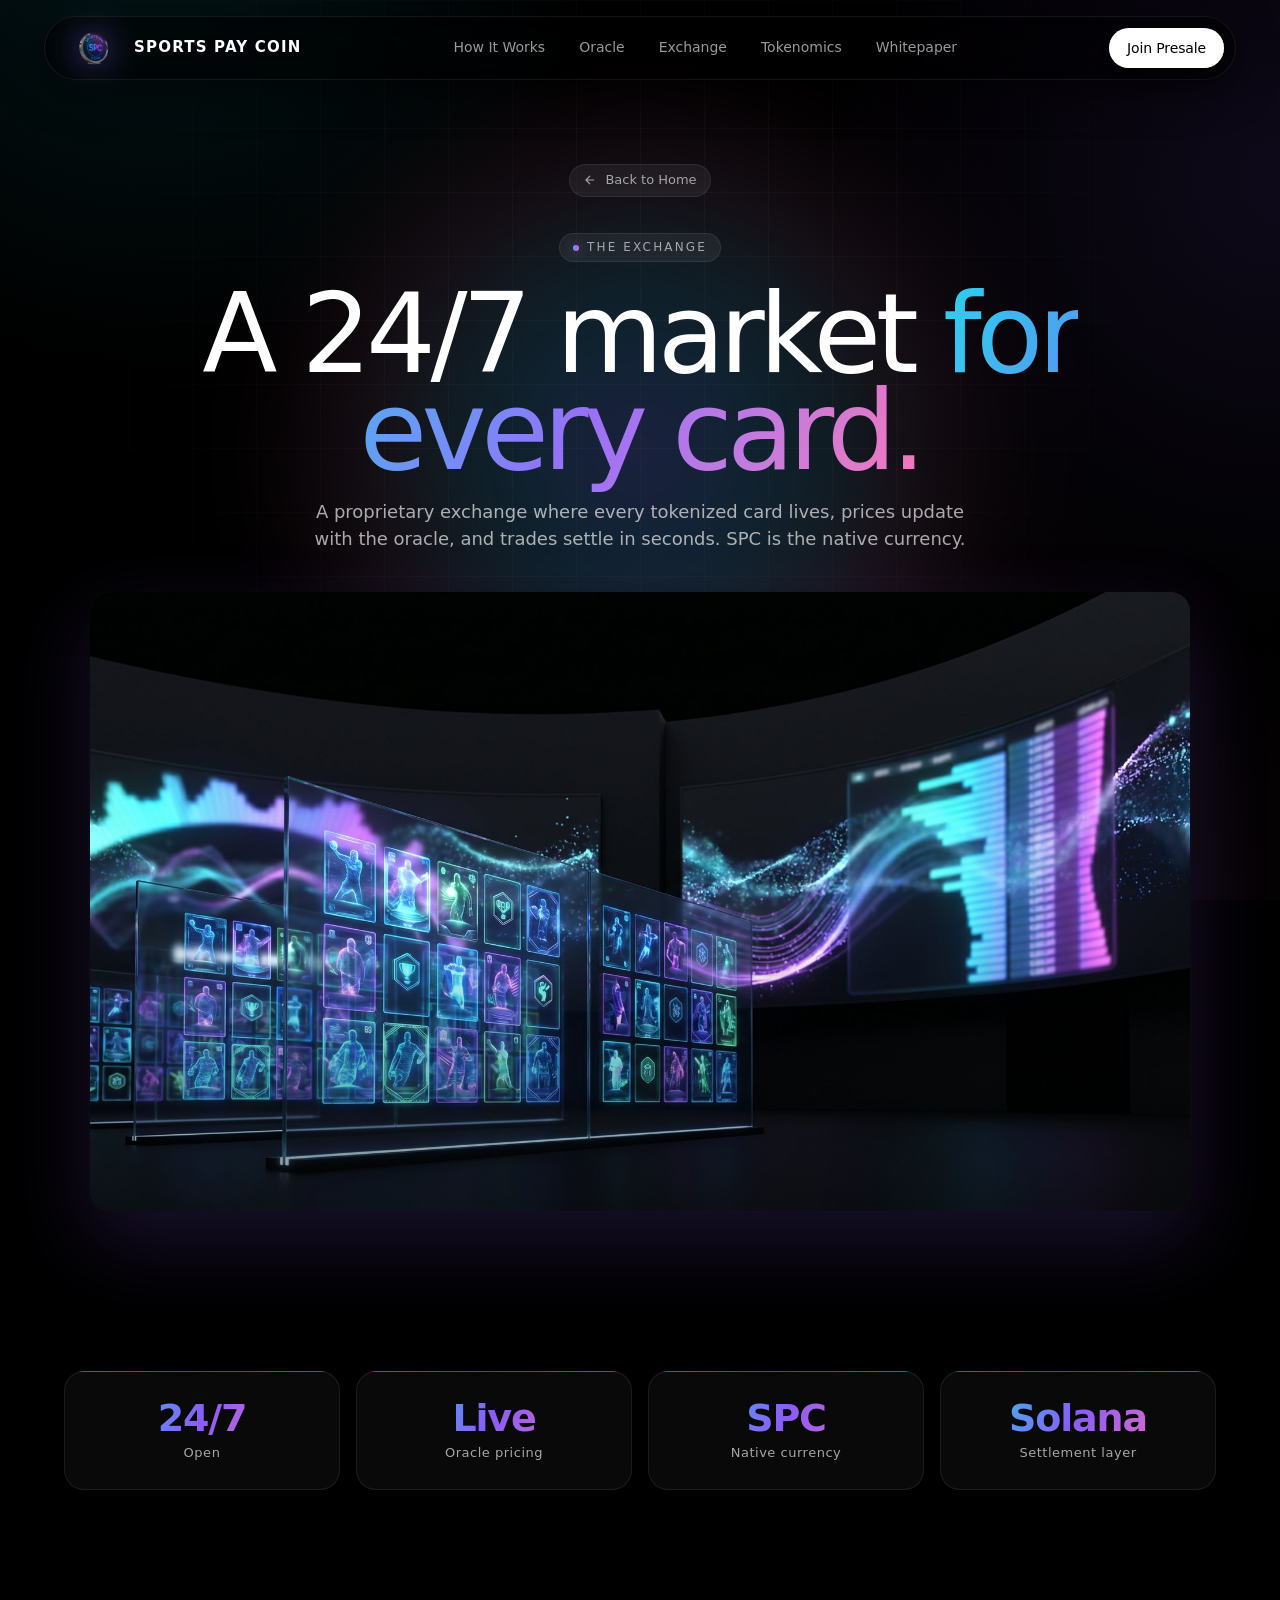
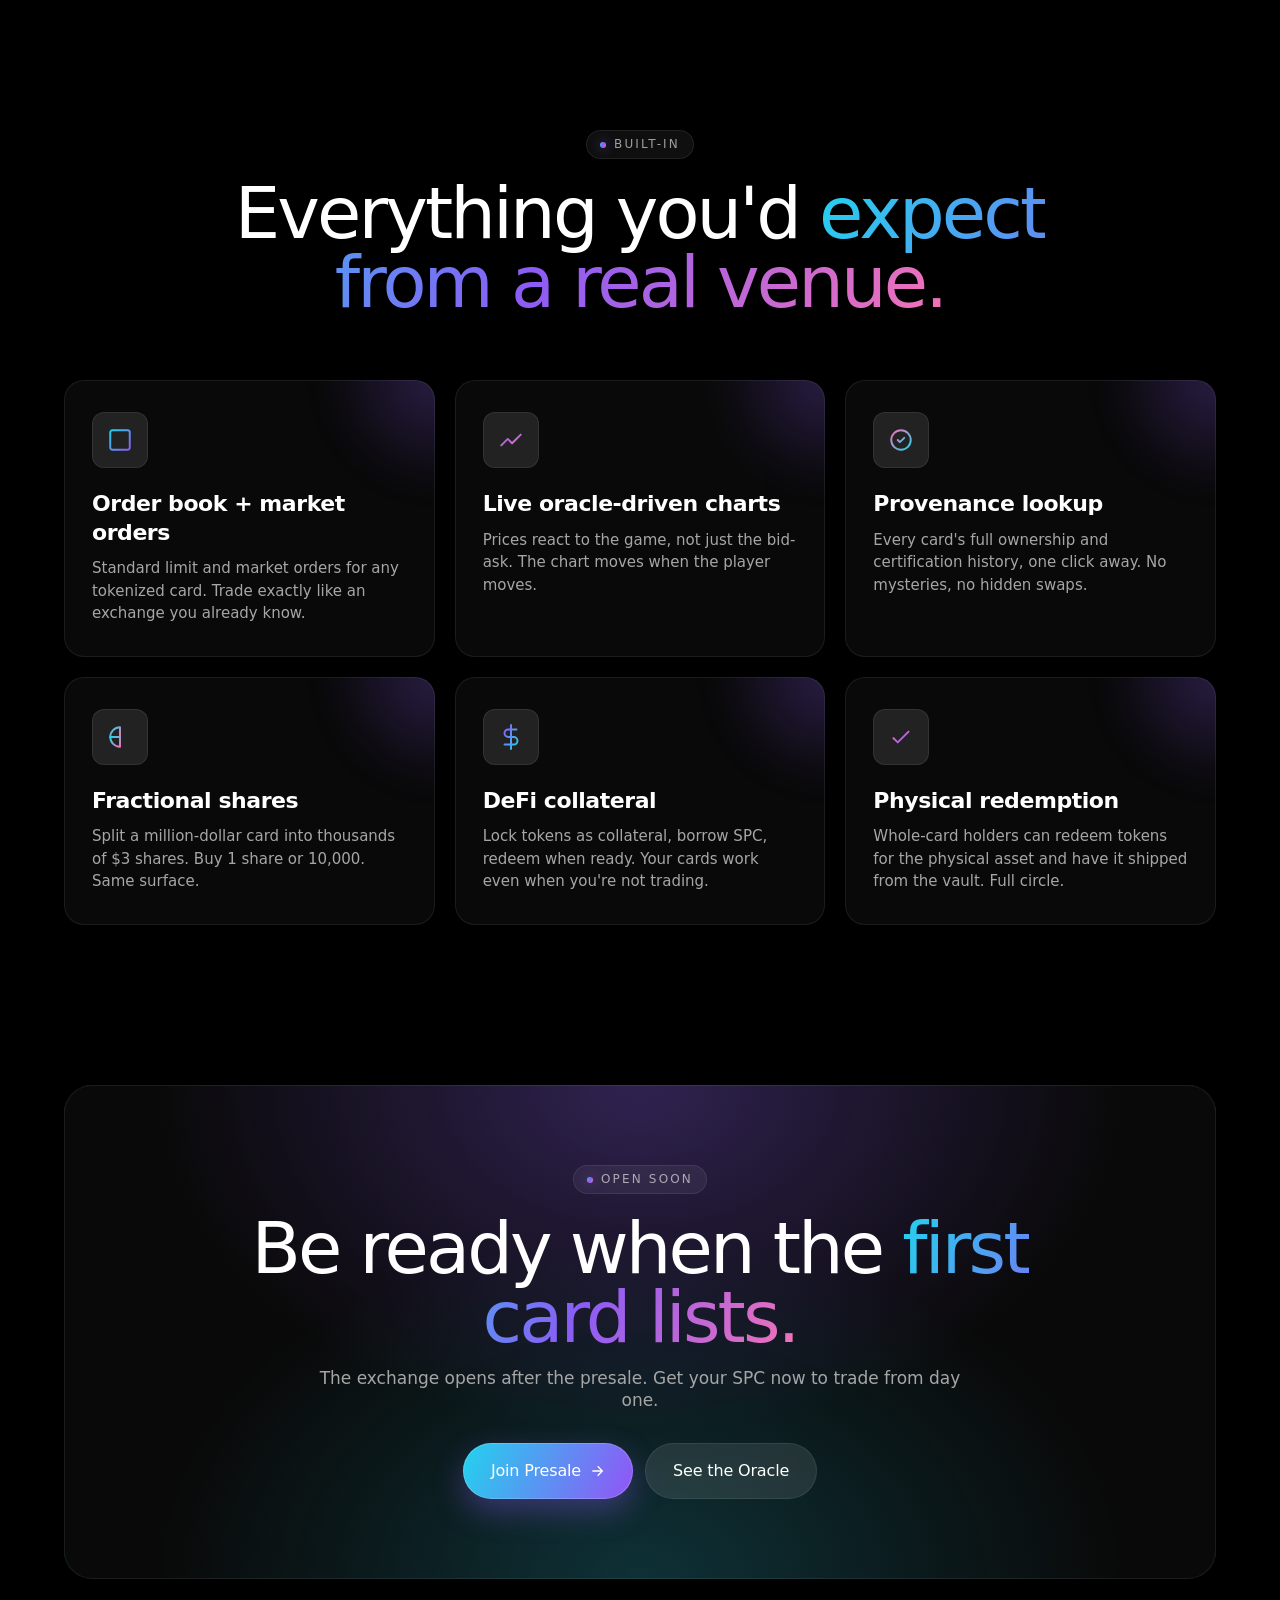
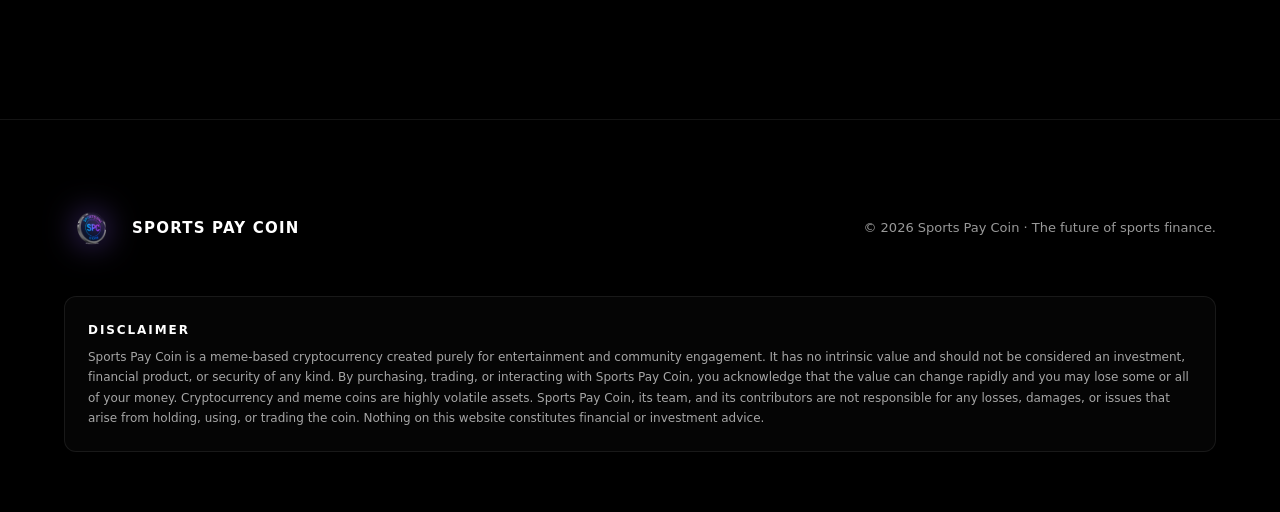
<file: exchange.html>
<!DOCTYPE html>
<html lang="en">
<head>
<meta charset="UTF-8" />
<meta name="viewport" content="width=device-width, initial-scale=1.0" />
<meta http-equiv="Content-Security-Policy" content="default-src 'self'; script-src 'self' 'unsafe-inline' https://unpkg.com; style-src 'self' 'unsafe-inline' https://fonts.googleapis.com; font-src 'self' https://fonts.gstatic.com; img-src 'self' https: data:; connect-src 'self' https://api.rss2json.com https://api.coingecko.com; object-src 'none'; base-uri 'self'; frame-ancestors 'none'; form-action 'self'; upgrade-insecure-requests" />
<meta name="referrer" content="strict-origin-when-cross-origin" />
<title>The Exchange | SportsPayCoin</title>
<meta name="description" content="The Sports Pay Coin exchange. A 24/7 venue for tokenized sports cards. Fractional shares, instant settlement, live oracle-driven prices." />
<link rel="stylesheet" href="styles.css" />
</head>
<body>

<div class="cursor-glow" aria-hidden="true"></div>

<nav class="nav">
  <div class="nav-inner">
    <a href="index.html" class="brand">
      <span class="brand-coin"></span>
      <span>Sports Pay Coin</span>
    </a>
    <ul class="nav-links">
      <li><a href="how-it-works.html">How It Works</a></li>
      <li><a href="oracle.html">Oracle</a></li>
      <li><a href="exchange.html">Exchange</a></li>
      <li><a href="tokenomics.html">Tokenomics</a></li>
      <li><a href="whitepaper.html">Whitepaper</a></li>
    </ul>
    <a href="index.html#presale" class="btn btn-primary nav-cta">Join Presale</a>
  </div>
</nav>

<!-- Hero -->
<header class="tk-hero">
  <div class="container">
    <a href="index.html" class="back-link">
      <svg width="14" height="14" viewBox="0 0 24 24" fill="none" stroke="currentColor" stroke-width="2"><path d="M19 12H5M12 19l-7-7 7-7"/></svg>
      Back to Home
    </a>
    <div style="margin-top: 36px;">
      <span class="eyebrow"><span class="dot"></span>The Exchange</span>
    </div>
    <h1 class="h-display">A 24/7 market <span class="gradient-text">for every card.</span></h1>
    <p class="lead">A proprietary exchange where every tokenized card lives, prices update with the oracle, and trades settle in seconds. SPC is the native currency.</p>
  </div>
</header>

<!-- Hero image -->
<section style="padding-top: 0;">
  <div class="container">
    <div class="hero-image-frame reveal">
      <img src="images/generated/trade-step.jpg" alt="A futuristic trading floor with floating holographic sports cards" loading="eager" />
    </div>
  </div>
</section>

<!-- Specs -->
<section>
  <div class="container">
    <div class="specs-grid">
      <div class="spec-card reveal">
        <div class="spec-num">24/7</div>
        <div class="spec-label">Open</div>
      </div>
      <div class="spec-card reveal">
        <div class="spec-num">Live</div>
        <div class="spec-label">Oracle pricing</div>
      </div>
      <div class="spec-card reveal">
        <div class="spec-num">SPC</div>
        <div class="spec-label">Native currency</div>
      </div>
      <div class="spec-card reveal">
        <div class="spec-num">Solana</div>
        <div class="spec-label">Settlement layer</div>
      </div>
    </div>
  </div>
</section>

<!-- Features -->
<section>
  <div class="container">
    <div class="section-head reveal">
      <span class="eyebrow"><span class="dot"></span>Built-In</span>
      <h2 class="h-section">Everything you'd <span class="gradient-text">expect from a real venue.</span></h2>
    </div>

    <div class="feature-grid">
      <div class="feature-card reveal">
        <div class="feature-icon">
          <svg viewBox="0 0 24 24" fill="none" stroke="url(#xg1)" stroke-width="1.8" stroke-linecap="round" stroke-linejoin="round">
            <defs><linearGradient id="xg1" x1="0" x2="1" y1="0" y2="1"><stop offset="0%" stop-color="#22d3ee"/><stop offset="100%" stop-color="#8b5cf6"/></linearGradient></defs>
            <rect x="3" y="3" width="18" height="18" rx="2"/><path d="M3 9h18"/>
          </svg>
        </div>
        <h3>Order book + market orders</h3>
        <p>Standard limit and market orders for any tokenized card. Trade exactly like an exchange you already know.</p>
      </div>

      <div class="feature-card reveal">
        <div class="feature-icon">
          <svg viewBox="0 0 24 24" fill="none" stroke="url(#xg2)" stroke-width="1.8" stroke-linecap="round" stroke-linejoin="round">
            <defs><linearGradient id="xg2" x1="0" x2="1" y1="0" y2="1"><stop offset="0%" stop-color="#8b5cf6"/><stop offset="100%" stop-color="#f472b6"/></linearGradient></defs>
            <polyline points="3 17 9 11 13 15 21 7"/>
          </svg>
        </div>
        <h3>Live oracle-driven charts</h3>
        <p>Prices react to the game, not just the bid-ask. The chart moves when the player moves.</p>
      </div>

      <div class="feature-card reveal">
        <div class="feature-icon">
          <svg viewBox="0 0 24 24" fill="none" stroke="url(#xg3)" stroke-width="1.8" stroke-linecap="round" stroke-linejoin="round">
            <defs><linearGradient id="xg3" x1="0" x2="1" y1="0" y2="1"><stop offset="0%" stop-color="#f472b6"/><stop offset="100%" stop-color="#22d3ee"/></linearGradient></defs>
            <circle cx="12" cy="12" r="9"/><path d="M9 12l2 2 4-4"/>
          </svg>
        </div>
        <h3>Provenance lookup</h3>
        <p>Every card's full ownership and certification history, one click away. No mysteries, no hidden swaps.</p>
      </div>

      <div class="feature-card reveal">
        <div class="feature-icon">
          <svg viewBox="0 0 24 24" fill="none" stroke="url(#xg4)" stroke-width="1.8" stroke-linecap="round" stroke-linejoin="round">
            <defs><linearGradient id="xg4" x1="0" x2="1" y1="0" y2="1"><stop offset="0%" stop-color="#22d3ee"/><stop offset="100%" stop-color="#f472b6"/></linearGradient></defs>
            <path d="M3 12a9 9 0 0 1 9-9v9z"/><path d="M3 12a9 9 0 0 0 9 9v-9z"/>
          </svg>
        </div>
        <h3>Fractional shares</h3>
        <p>Split a million-dollar card into thousands of $3 shares. Buy 1 share or 10,000. Same surface.</p>
      </div>

      <div class="feature-card reveal">
        <div class="feature-icon">
          <svg viewBox="0 0 24 24" fill="none" stroke="url(#xg5)" stroke-width="1.8" stroke-linecap="round" stroke-linejoin="round">
            <defs><linearGradient id="xg5" x1="0" x2="1" y1="0" y2="1"><stop offset="0%" stop-color="#8b5cf6"/><stop offset="100%" stop-color="#22d3ee"/></linearGradient></defs>
            <path d="M12 1v22M17 5H9.5a3.5 3.5 0 0 0 0 7h5a3.5 3.5 0 0 1 0 7H6"/>
          </svg>
        </div>
        <h3>DeFi collateral</h3>
        <p>Lock tokens as collateral, borrow SPC, redeem when ready. Your cards work even when you're not trading.</p>
      </div>

      <div class="feature-card reveal">
        <div class="feature-icon">
          <svg viewBox="0 0 24 24" fill="none" stroke="url(#xg6)" stroke-width="1.8" stroke-linecap="round" stroke-linejoin="round">
            <defs><linearGradient id="xg6" x1="0" x2="1" y1="0" y2="1"><stop offset="0%" stop-color="#f472b6"/><stop offset="100%" stop-color="#8b5cf6"/></linearGradient></defs>
            <path d="M5 13l4 4L19 7"/>
          </svg>
        </div>
        <h3>Physical redemption</h3>
        <p>Whole-card holders can redeem tokens for the physical asset and have it shipped from the vault. Full circle.</p>
      </div>
    </div>
  </div>
</section>

<!-- Final CTA -->
<section>
  <div class="container">
    <div class="final-cta reveal">
      <span class="eyebrow"><span class="dot"></span>Open Soon</span>
      <h2 class="h-section" style="margin-top: 20px;">Be ready when the <span class="gradient-text">first card lists.</span></h2>
      <p>The exchange opens after the presale. Get your SPC now to trade from day one.</p>
      <div class="ctas">
        <a href="index.html#presale" class="btn btn-grad btn-lg">
          Join Presale
          <span class="btn-arrow"><svg width="16" height="16" viewBox="0 0 24 24" fill="none" stroke="currentColor" stroke-width="2"><path d="M5 12h14M13 5l7 7-7 7"/></svg></span>
        </a>
        <a href="oracle.html" class="btn btn-frost btn-lg">See the Oracle</a>
      </div>
    </div>
  </div>
</section>

<footer class="footer">
  <div class="container">
    <div class="footer-top">
      <div class="brand">
        <span class="brand-coin"></span>
        <span>Sports Pay Coin</span>
      </div>
      <div class="footer-copy">© 2026 Sports Pay Coin · The future of sports finance.</div>
    </div>
    <div class="footer-disclaimer">
      <strong>Disclaimer</strong>
      Sports Pay Coin is a meme-based cryptocurrency created purely for entertainment and community engagement. It has no intrinsic value and should not be considered an investment, financial product, or security of any kind. By purchasing, trading, or interacting with Sports Pay Coin, you acknowledge that the value can change rapidly and you may lose some or all of your money. Cryptocurrency and meme coins are highly volatile assets. Sports Pay Coin, its team, and its contributors are not responsible for any losses, damages, or issues that arise from holding, using, or trading the coin. Nothing on this website constitutes financial or investment advice.
    </div>
  </div>
</footer>

<script src="script.js"></script>
</body>
</html>
</file>
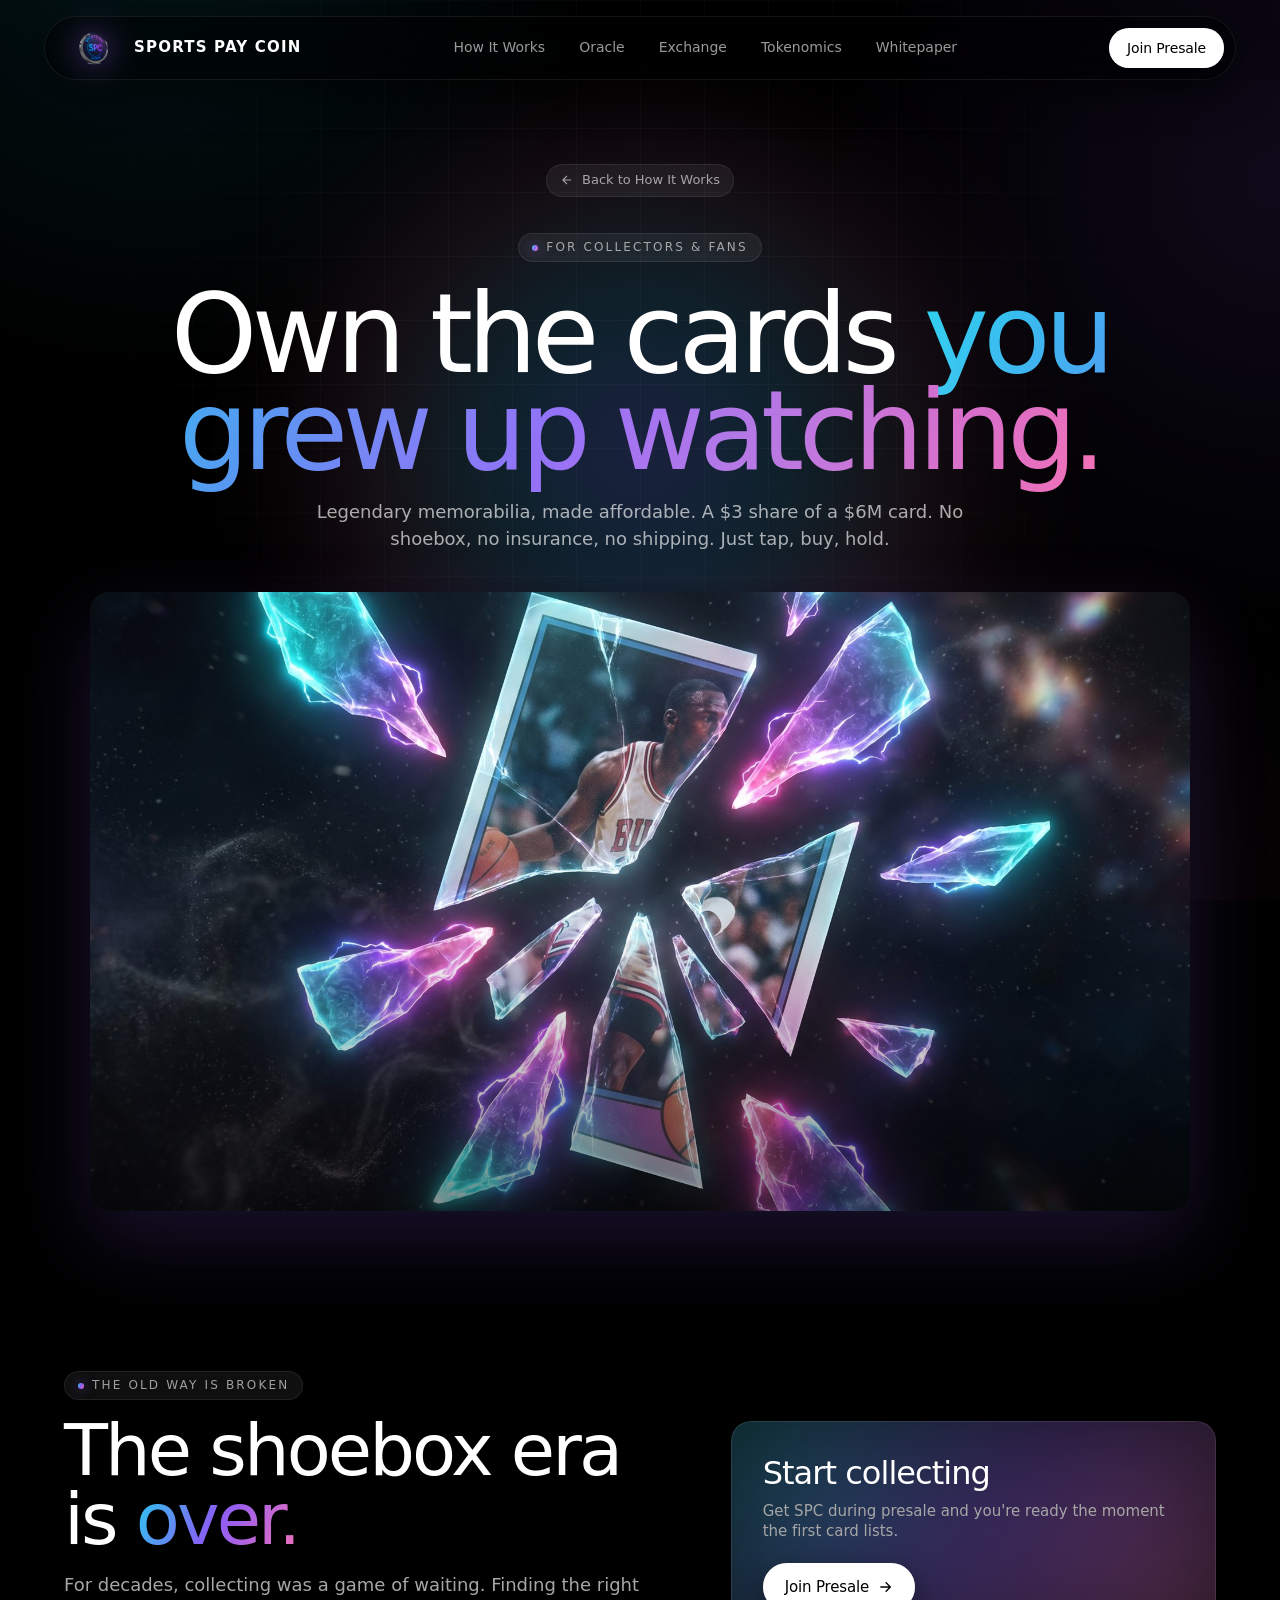
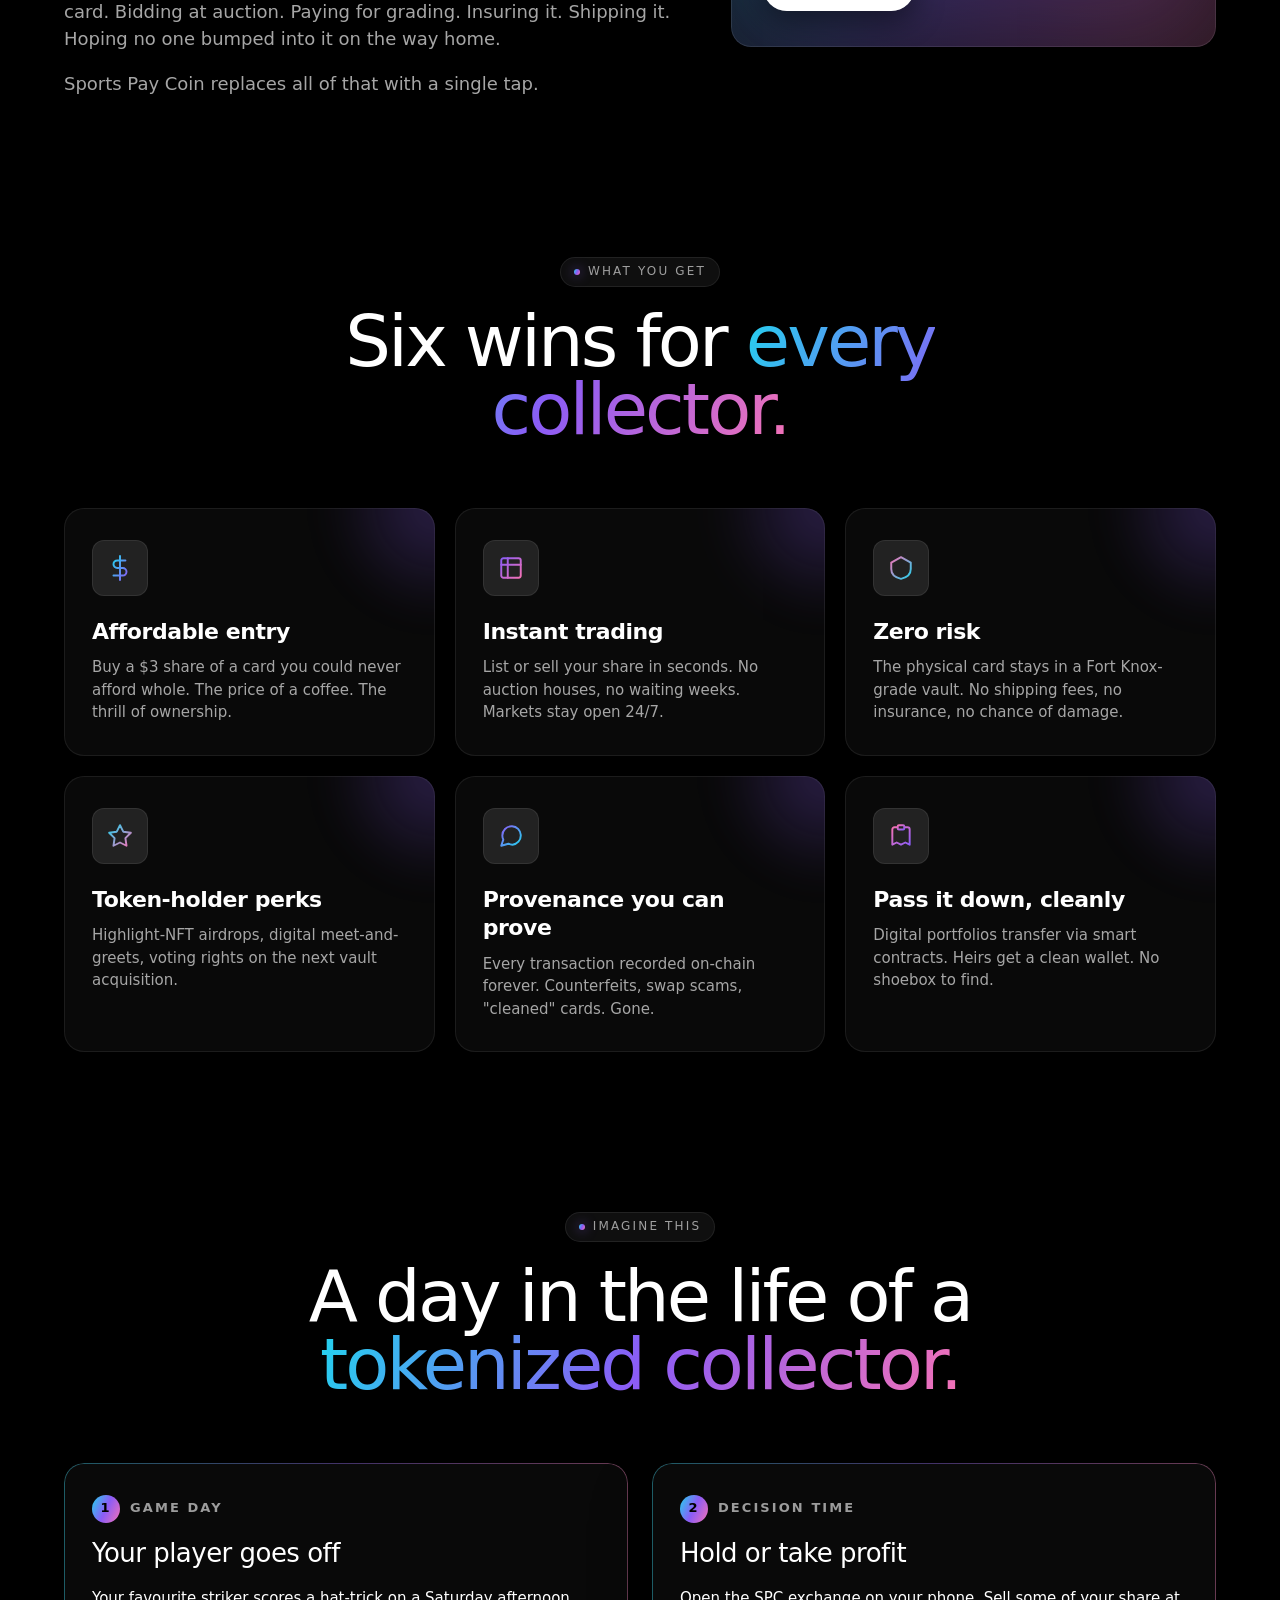
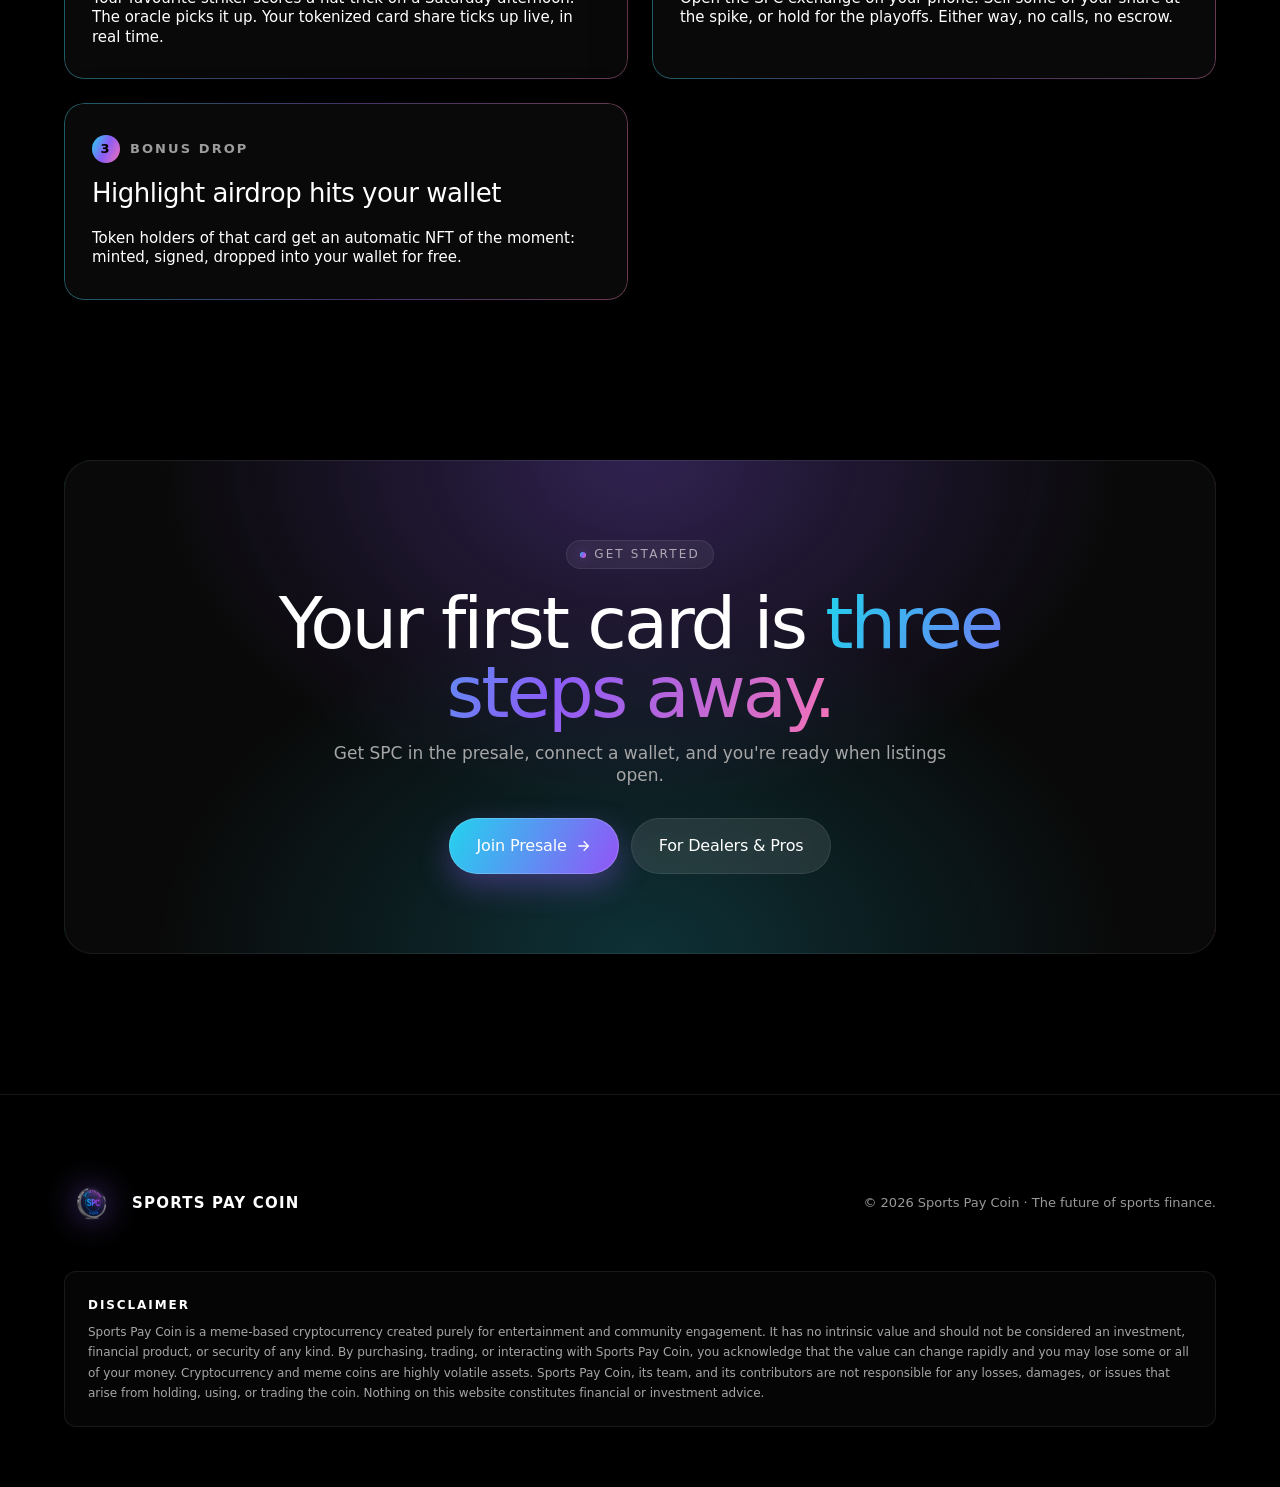
<file: for-collectors.html>
<!DOCTYPE html>
<html lang="en">
<head>
<meta charset="UTF-8" />
<meta name="viewport" content="width=device-width, initial-scale=1.0" />
<meta http-equiv="Content-Security-Policy" content="default-src 'self'; script-src 'self' 'unsafe-inline' https://unpkg.com; style-src 'self' 'unsafe-inline' https://fonts.googleapis.com; font-src 'self' https://fonts.gstatic.com; img-src 'self' https: data:; connect-src 'self' https://api.rss2json.com https://api.coingecko.com; object-src 'none'; base-uri 'self'; frame-ancestors 'none'; form-action 'self'; upgrade-insecure-requests" />
<meta name="referrer" content="strict-origin-when-cross-origin" />
<title>For Collectors &amp; Fans | SportsPayCoin</title>
<meta name="description" content="Own a fraction of legendary memorabilia for the price of a coffee. No vault, no insurance, no shipping. Just buy and hold." />
<link rel="stylesheet" href="styles.css" />
</head>
<body>

<div class="cursor-glow" aria-hidden="true"></div>

<nav class="nav">
  <div class="nav-inner">
    <a href="index.html" class="brand">
      <span class="brand-coin"></span>
      <span>Sports Pay Coin</span>
    </a>
    <ul class="nav-links">
      <li><a href="how-it-works.html">How It Works</a></li>
      <li><a href="oracle.html">Oracle</a></li>
      <li><a href="exchange.html">Exchange</a></li>
      <li><a href="tokenomics.html">Tokenomics</a></li>
      <li><a href="whitepaper.html">Whitepaper</a></li>
    </ul>
    <a href="index.html#presale" class="btn btn-primary nav-cta">Join Presale</a>
  </div>
</nav>

<!-- Hero -->
<header class="tk-hero">
  <div class="container">
    <a href="how-it-works.html" class="back-link">
      <svg width="14" height="14" viewBox="0 0 24 24" fill="none" stroke="currentColor" stroke-width="2"><path d="M19 12H5M12 19l-7-7 7-7"/></svg>
      Back to How It Works
    </a>
    <div style="margin-top: 36px;">
      <span class="eyebrow"><span class="dot"></span>For Collectors &amp; Fans</span>
    </div>
    <h1 class="h-display">Own the cards <span class="gradient-text">you grew up watching.</span></h1>
    <p class="lead">Legendary memorabilia, made affordable. A $3 share of a $6M card. No shoebox, no insurance, no shipping. Just tap, buy, hold.</p>
  </div>
</header>

<!-- Hero image -->
<section style="padding-top: 0;">
  <div class="container">
    <div class="hero-image-frame reveal">
      <img src="images/generated/collectors.jpg" alt="A legendary basketball card splitting into fractional glowing shards" loading="eager" />
    </div>
  </div>
</section>

<!-- The pitch -->
<section>
  <div class="container">
    <div class="vision-grid">
      <div class="reveal">
        <span class="eyebrow"><span class="dot"></span>The Old Way Is Broken</span>
        <h2 class="h-section" style="margin-top: 16px;">The shoebox era is <span class="gradient-text">over.</span></h2>
        <p class="lead" style="margin-top: 18px;">For decades, collecting was a game of waiting. Finding the right card. Bidding at auction. Paying for grading. Insuring it. Shipping it. Hoping no one bumped into it on the way home.</p>
        <p class="lead" style="margin-top: 18px;">Sports Pay Coin replaces all of that with a single tap.</p>
      </div>

      <div class="vision-cta-card reveal">
        <h3>Start collecting</h3>
        <p>Get SPC during presale and you're ready the moment the first card lists.</p>
        <a href="index.html#presale" class="btn btn-primary">
          Join Presale
          <span class="btn-arrow"><svg width="16" height="16" viewBox="0 0 24 24" fill="none" stroke="currentColor" stroke-width="2"><path d="M5 12h14M13 5l7 7-7 7"/></svg></span>
        </a>
      </div>
    </div>
  </div>
</section>

<!-- The 5 wins -->
<section>
  <div class="container">
    <div class="section-head reveal">
      <span class="eyebrow"><span class="dot"></span>What You Get</span>
      <h2 class="h-section">Six wins for <span class="gradient-text">every collector.</span></h2>
    </div>

    <div class="feature-grid">
      <div class="feature-card reveal">
        <div class="feature-icon">
          <svg viewBox="0 0 24 24" fill="none" stroke="url(#cg1)" stroke-width="1.8" stroke-linecap="round" stroke-linejoin="round">
            <defs><linearGradient id="cg1" x1="0" x2="1" y1="0" y2="1"><stop offset="0%" stop-color="#22d3ee"/><stop offset="100%" stop-color="#8b5cf6"/></linearGradient></defs>
            <path d="M12 1v22M17 5H9.5a3.5 3.5 0 0 0 0 7h5a3.5 3.5 0 0 1 0 7H6"/>
          </svg>
        </div>
        <h3>Affordable entry</h3>
        <p>Buy a $3 share of a card you could never afford whole. The price of a coffee. The thrill of ownership.</p>
      </div>

      <div class="feature-card reveal">
        <div class="feature-icon">
          <svg viewBox="0 0 24 24" fill="none" stroke="url(#cg2)" stroke-width="1.8" stroke-linecap="round" stroke-linejoin="round">
            <defs><linearGradient id="cg2" x1="0" x2="1" y1="0" y2="1"><stop offset="0%" stop-color="#8b5cf6"/><stop offset="100%" stop-color="#f472b6"/></linearGradient></defs>
            <rect x="3" y="3" width="18" height="18" rx="2"/><path d="M3 9h18M9 3v18"/>
          </svg>
        </div>
        <h3>Instant trading</h3>
        <p>List or sell your share in seconds. No auction houses, no waiting weeks. Markets stay open 24/7.</p>
      </div>

      <div class="feature-card reveal">
        <div class="feature-icon">
          <svg viewBox="0 0 24 24" fill="none" stroke="url(#cg3)" stroke-width="1.8" stroke-linecap="round" stroke-linejoin="round">
            <defs><linearGradient id="cg3" x1="0" x2="1" y1="0" y2="1"><stop offset="0%" stop-color="#f472b6"/><stop offset="100%" stop-color="#22d3ee"/></linearGradient></defs>
            <path d="M12 2L3 7v6c0 5 4 8 9 9 5-1 9-4 9-9V7z"/>
          </svg>
        </div>
        <h3>Zero risk</h3>
        <p>The physical card stays in a Fort Knox-grade vault. No shipping fees, no insurance, no chance of damage.</p>
      </div>

      <div class="feature-card reveal">
        <div class="feature-icon">
          <svg viewBox="0 0 24 24" fill="none" stroke="url(#cg4)" stroke-width="1.8" stroke-linecap="round" stroke-linejoin="round">
            <defs><linearGradient id="cg4" x1="0" x2="1" y1="0" y2="1"><stop offset="0%" stop-color="#22d3ee"/><stop offset="100%" stop-color="#f472b6"/></linearGradient></defs>
            <polygon points="12 2 15 8 22 9 17 14 18 21 12 18 6 21 7 14 2 9 9 8 12 2"/>
          </svg>
        </div>
        <h3>Token-holder perks</h3>
        <p>Highlight-NFT airdrops, digital meet-and-greets, voting rights on the next vault acquisition.</p>
      </div>

      <div class="feature-card reveal">
        <div class="feature-icon">
          <svg viewBox="0 0 24 24" fill="none" stroke="url(#cg5)" stroke-width="1.8" stroke-linecap="round" stroke-linejoin="round">
            <defs><linearGradient id="cg5" x1="0" x2="1" y1="0" y2="1"><stop offset="0%" stop-color="#8b5cf6"/><stop offset="100%" stop-color="#22d3ee"/></linearGradient></defs>
            <path d="M21 11.5a8.38 8.38 0 0 1-7.6 8.5 8.38 8.38 0 0 1-3.8-.9L3 21l1.9-5.7a8.38 8.38 0 0 1-.9-3.8 8.5 8.5 0 0 1 8.5-8.5h.5a8.48 8.48 0 0 1 8 8z"/>
          </svg>
        </div>
        <h3>Provenance you can prove</h3>
        <p>Every transaction recorded on-chain forever. Counterfeits, swap scams, "cleaned" cards. Gone.</p>
      </div>

      <div class="feature-card reveal">
        <div class="feature-icon">
          <svg viewBox="0 0 24 24" fill="none" stroke="url(#cg6)" stroke-width="1.8" stroke-linecap="round" stroke-linejoin="round">
            <defs><linearGradient id="cg6" x1="0" x2="1" y1="0" y2="1"><stop offset="0%" stop-color="#f472b6"/><stop offset="100%" stop-color="#8b5cf6"/></linearGradient></defs>
            <path d="M16 4h2a2 2 0 0 1 2 2v14l-4-2-4 2-4-2-4 2V6a2 2 0 0 1 2-2h2"/><rect x="9" y="2" width="6" height="4" rx="1"/>
          </svg>
        </div>
        <h3>Pass it down, cleanly</h3>
        <p>Digital portfolios transfer via smart contracts. Heirs get a clean wallet. No shoebox to find.</p>
      </div>
    </div>
  </div>
</section>

<!-- Imagine this -->
<section>
  <div class="container">
    <div class="section-head reveal">
      <span class="eyebrow"><span class="dot"></span>Imagine This</span>
      <h2 class="h-section">A day in the life of a <span class="gradient-text">tokenized collector.</span></h2>
    </div>

    <div class="howto-grid">
      <div class="step-card reveal">
        <div class="step-num"><span>1</span> Game Day</div>
        <h3>Your player goes off</h3>
        <p>Your favourite striker scores a hat-trick on a Saturday afternoon. The oracle picks it up. Your tokenized card share ticks up live, in real time.</p>
      </div>

      <div class="step-card reveal">
        <div class="step-num"><span>2</span> Decision Time</div>
        <h3>Hold or take profit</h3>
        <p>Open the SPC exchange on your phone. Sell some of your share at the spike, or hold for the playoffs. Either way, no calls, no escrow.</p>
      </div>

      <div class="step-card reveal">
        <div class="step-num"><span>3</span> Bonus Drop</div>
        <h3>Highlight airdrop hits your wallet</h3>
        <p>Token holders of that card get an automatic NFT of the moment: minted, signed, dropped into your wallet for free.</p>
      </div>
    </div>
  </div>
</section>

<!-- Final CTA -->
<section>
  <div class="container">
    <div class="final-cta reveal">
      <span class="eyebrow"><span class="dot"></span>Get Started</span>
      <h2 class="h-section" style="margin-top: 20px;">Your first card is <span class="gradient-text">three steps away.</span></h2>
      <p>Get SPC in the presale, connect a wallet, and you're ready when listings open.</p>
      <div class="ctas">
        <a href="index.html#presale" class="btn btn-grad btn-lg">
          Join Presale
          <span class="btn-arrow"><svg width="16" height="16" viewBox="0 0 24 24" fill="none" stroke="currentColor" stroke-width="2"><path d="M5 12h14M13 5l7 7-7 7"/></svg></span>
        </a>
        <a href="for-dealers.html" class="btn btn-frost btn-lg">For Dealers &amp; Pros</a>
      </div>
    </div>
  </div>
</section>

<footer class="footer">
  <div class="container">
    <div class="footer-top">
      <div class="brand">
        <span class="brand-coin"></span>
        <span>Sports Pay Coin</span>
      </div>
      <div class="footer-copy">© 2026 Sports Pay Coin · The future of sports finance.</div>
    </div>
    <div class="footer-disclaimer">
      <strong>Disclaimer</strong>
      Sports Pay Coin is a meme-based cryptocurrency created purely for entertainment and community engagement. It has no intrinsic value and should not be considered an investment, financial product, or security of any kind. By purchasing, trading, or interacting with Sports Pay Coin, you acknowledge that the value can change rapidly and you may lose some or all of your money. Cryptocurrency and meme coins are highly volatile assets. Sports Pay Coin, its team, and its contributors are not responsible for any losses, damages, or issues that arise from holding, using, or trading the coin. Nothing on this website constitutes financial or investment advice.
    </div>
  </div>
</footer>

<script src="script.js"></script>
</body>
</html>
</file>
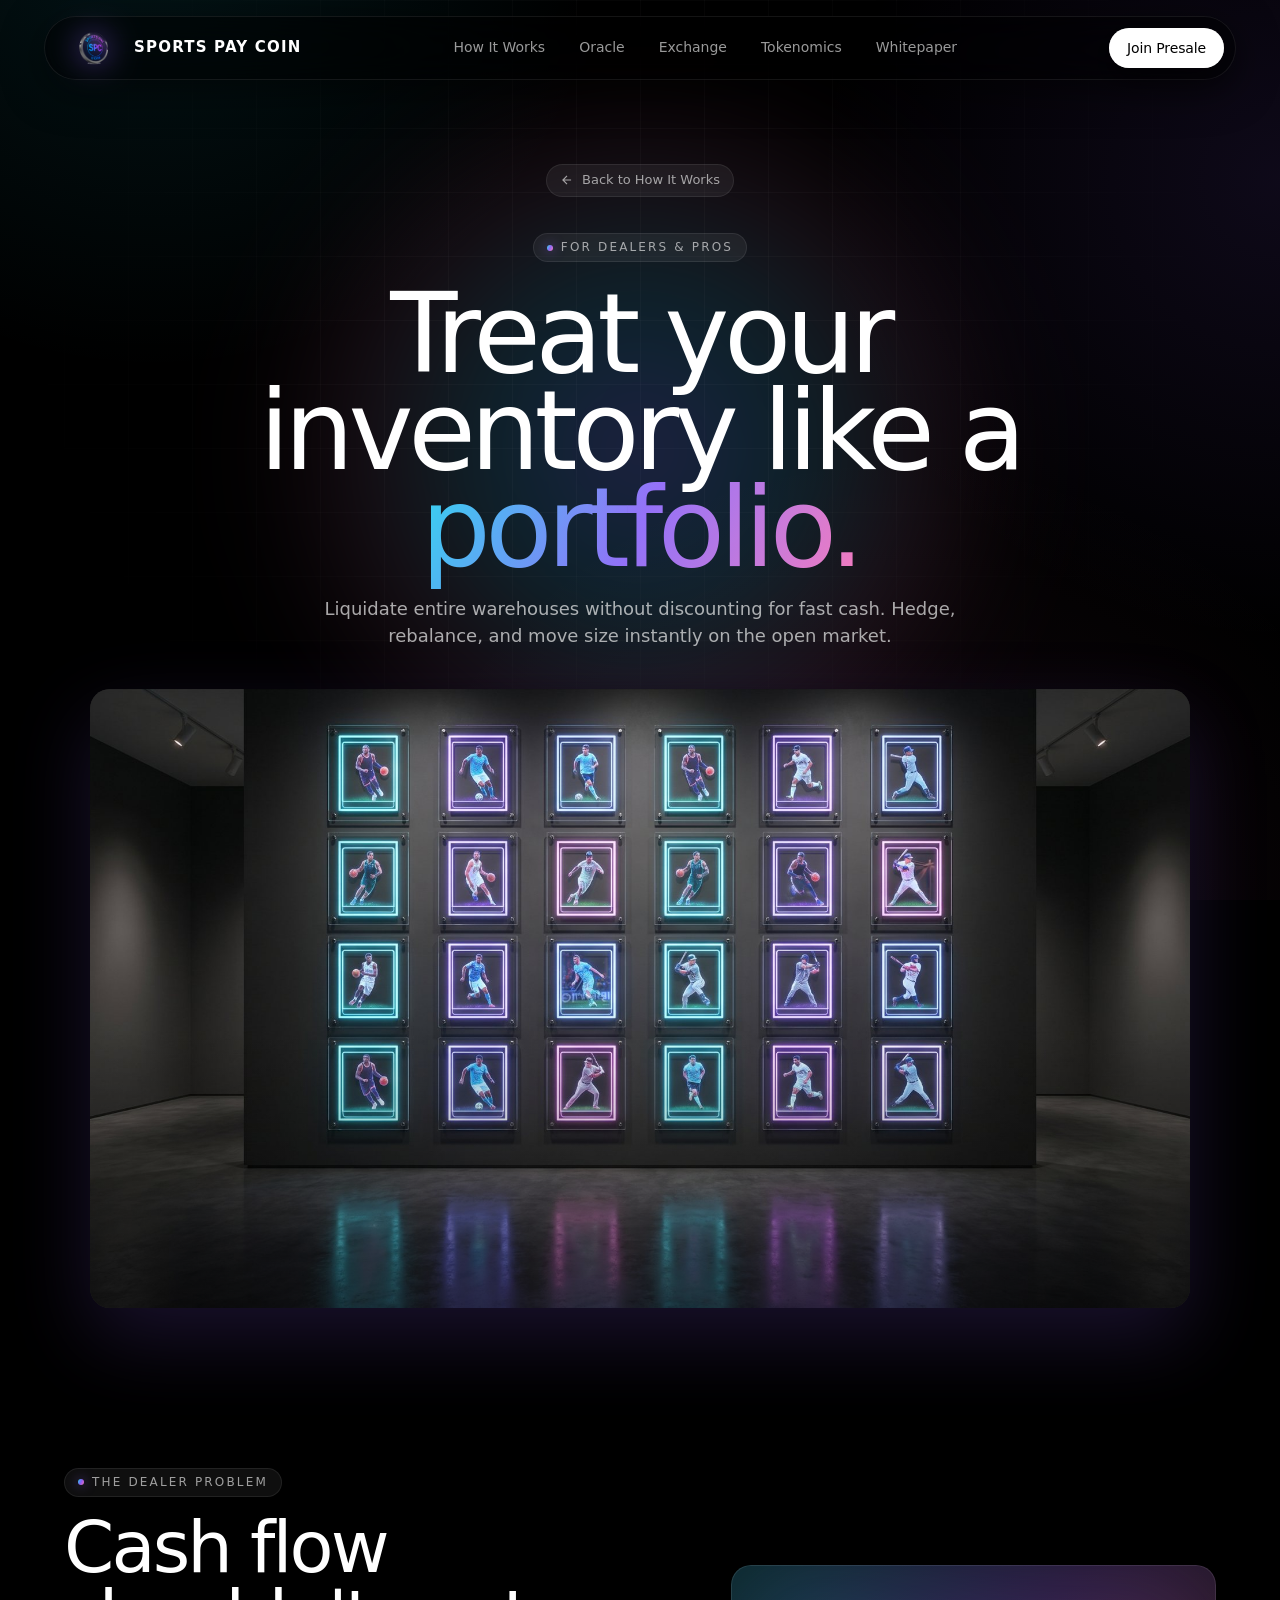
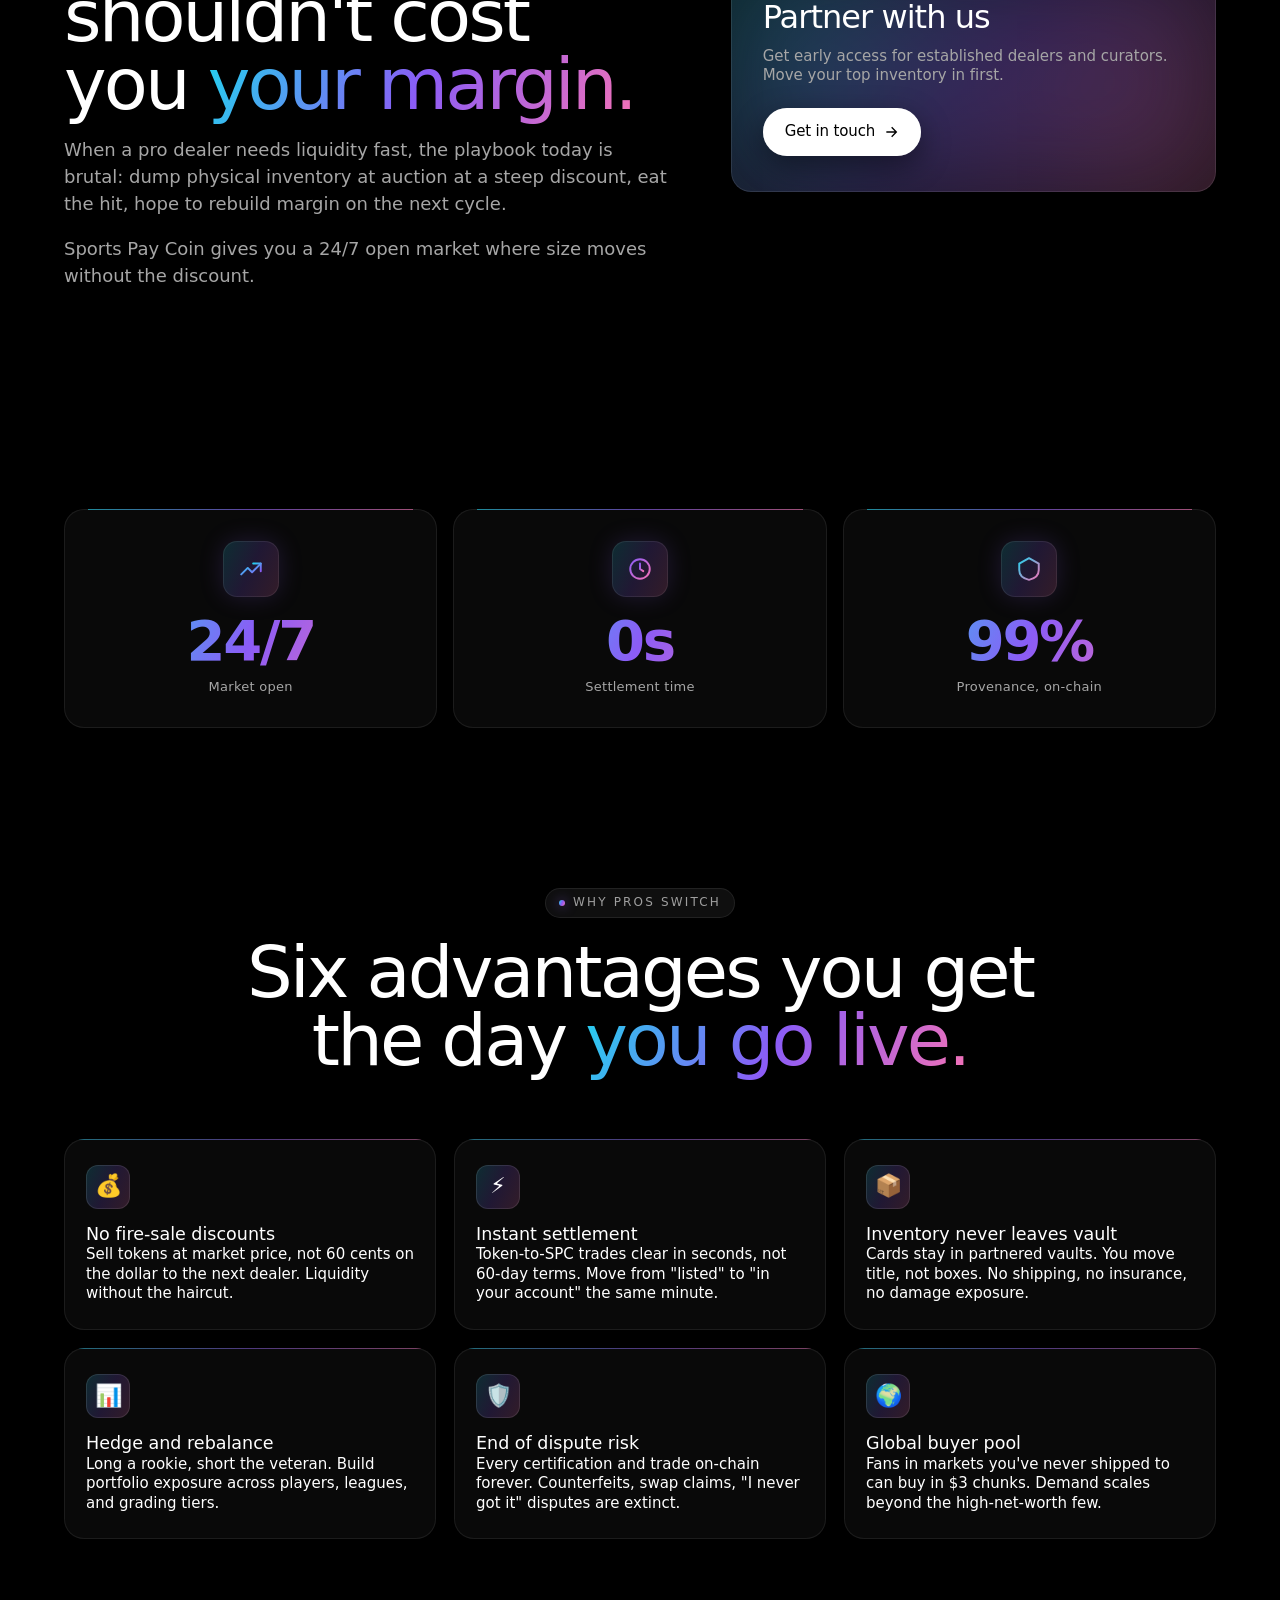
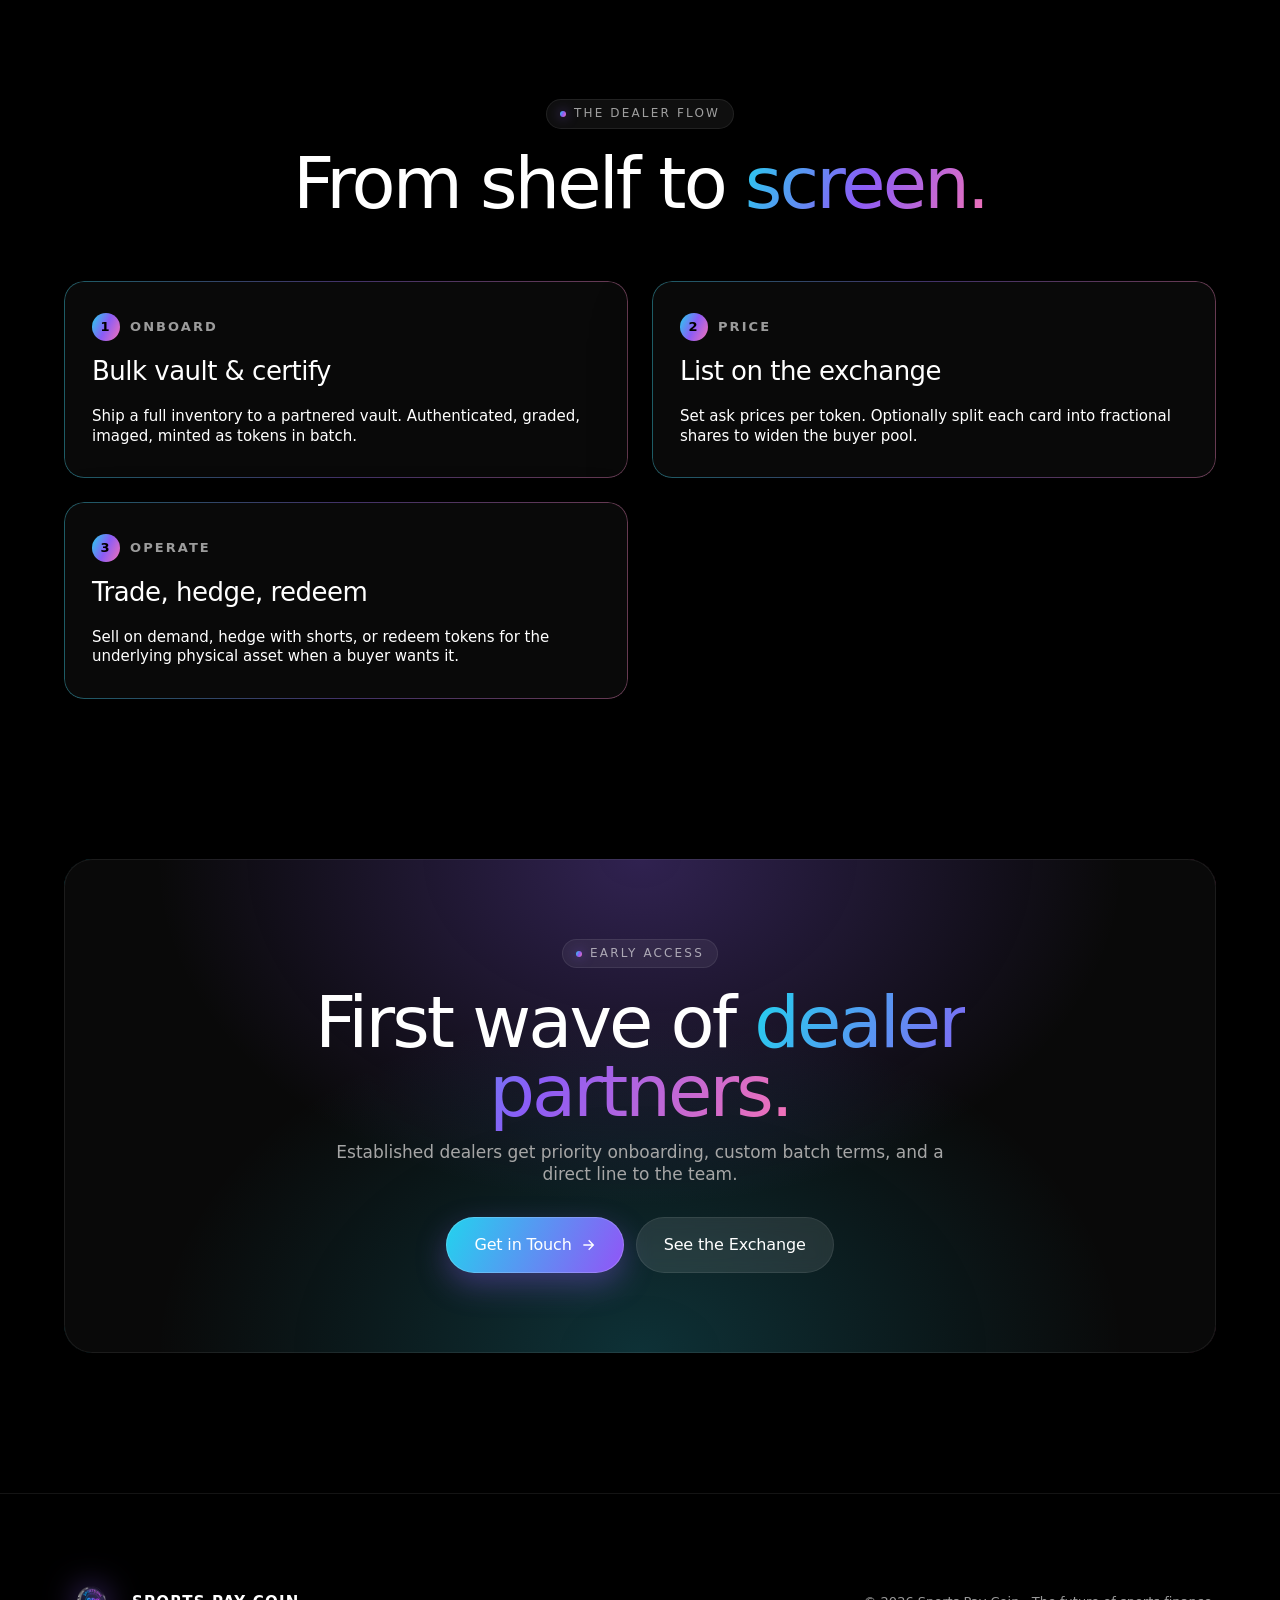
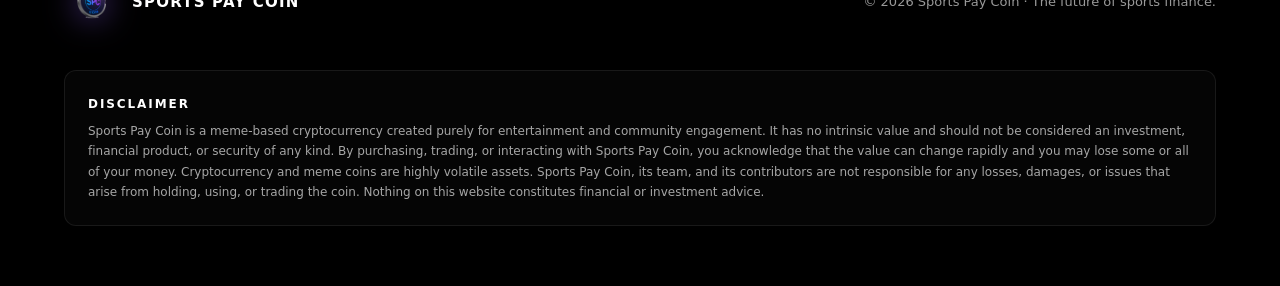
<file: for-dealers.html>
<!DOCTYPE html>
<html lang="en">
<head>
<meta charset="UTF-8" />
<meta name="viewport" content="width=device-width, initial-scale=1.0" />
<meta http-equiv="Content-Security-Policy" content="default-src 'self'; script-src 'self' 'unsafe-inline' https://unpkg.com; style-src 'self' 'unsafe-inline' https://fonts.googleapis.com; font-src 'self' https://fonts.gstatic.com; img-src 'self' https: data:; connect-src 'self' https://api.rss2json.com https://api.coingecko.com; object-src 'none'; base-uri 'self'; frame-ancestors 'none'; form-action 'self'; upgrade-insecure-requests" />
<meta name="referrer" content="strict-origin-when-cross-origin" />
<title>For Dealers &amp; Pros | SportsPayCoin</title>
<meta name="description" content="Liquidate entire portfolios without discounting inventory. Manage cash flow in real time. Sports Pay Coin gives pro dealers a 24/7 open market for sports memorabilia." />
<link rel="stylesheet" href="styles.css" />
</head>
<body>

<div class="cursor-glow" aria-hidden="true"></div>

<nav class="nav">
  <div class="nav-inner">
    <a href="index.html" class="brand">
      <span class="brand-coin"></span>
      <span>Sports Pay Coin</span>
    </a>
    <ul class="nav-links">
      <li><a href="how-it-works.html">How It Works</a></li>
      <li><a href="oracle.html">Oracle</a></li>
      <li><a href="exchange.html">Exchange</a></li>
      <li><a href="tokenomics.html">Tokenomics</a></li>
      <li><a href="whitepaper.html">Whitepaper</a></li>
    </ul>
    <a href="index.html#presale" class="btn btn-primary nav-cta">Join Presale</a>
  </div>
</nav>

<!-- Hero -->
<header class="tk-hero">
  <div class="container">
    <a href="how-it-works.html" class="back-link">
      <svg width="14" height="14" viewBox="0 0 24 24" fill="none" stroke="currentColor" stroke-width="2"><path d="M19 12H5M12 19l-7-7 7-7"/></svg>
      Back to How It Works
    </a>
    <div style="margin-top: 36px;">
      <span class="eyebrow"><span class="dot"></span>For Dealers &amp; Pros</span>
    </div>
    <h1 class="h-display">Treat your inventory like a <span class="gradient-text">portfolio.</span></h1>
    <p class="lead">Liquidate entire warehouses without discounting for fast cash. Hedge, rebalance, and move size instantly on the open market.</p>
  </div>
</header>

<!-- Hero image -->
<section style="padding-top: 0;">
  <div class="container">
    <div class="hero-image-frame reveal">
      <img src="images/generated/dealers.jpg" alt="A gallery wall of tokenized sports cards arranged in a grid" loading="eager" />
    </div>
  </div>
</section>

<!-- The case -->
<section>
  <div class="container">
    <div class="vision-grid">
      <div class="reveal">
        <span class="eyebrow"><span class="dot"></span>The Dealer Problem</span>
        <h2 class="h-section" style="margin-top: 16px;">Cash flow shouldn't cost you <span class="gradient-text">your margin.</span></h2>
        <p class="lead" style="margin-top: 18px;">When a pro dealer needs liquidity fast, the playbook today is brutal: dump physical inventory at auction at a steep discount, eat the hit, hope to rebuild margin on the next cycle.</p>
        <p class="lead" style="margin-top: 18px;">Sports Pay Coin gives you a 24/7 open market where size moves without the discount.</p>
      </div>

      <div class="vision-cta-card reveal">
        <h3>Partner with us</h3>
        <p>Get early access for established dealers and curators. Move your top inventory in first.</p>
        <a href="index.html#community" class="btn btn-primary">
          Get in touch
          <span class="btn-arrow"><svg width="16" height="16" viewBox="0 0 24 24" fill="none" stroke="currentColor" stroke-width="2"><path d="M5 12h14M13 5l7 7-7 7"/></svg></span>
        </a>
      </div>
    </div>
  </div>
</section>

<!-- Stats -->
<section>
  <div class="container">
    <div class="stats-row">
      <div class="stat reveal">
        <div class="stat-icon">
          <svg viewBox="0 0 24 24" fill="none" stroke="url(#ds1)" stroke-width="1.8" stroke-linecap="round" stroke-linejoin="round">
            <defs><linearGradient id="ds1" x1="0" x2="1" y1="0" y2="1"><stop offset="0%" stop-color="#22d3ee"/><stop offset="100%" stop-color="#8b5cf6"/></linearGradient></defs>
            <path d="M3 17l6-6 4 4 8-8"/><polyline points="14 7 21 7 21 14"/>
          </svg>
        </div>
        <div class="stat-num" data-count="24" data-suffix="/7">0/7</div>
        <div class="stat-label">Market open</div>
      </div>
      <div class="stat reveal">
        <div class="stat-icon">
          <svg viewBox="0 0 24 24" fill="none" stroke="url(#ds2)" stroke-width="1.8" stroke-linecap="round" stroke-linejoin="round">
            <defs><linearGradient id="ds2" x1="0" x2="1" y1="0" y2="1"><stop offset="0%" stop-color="#8b5cf6"/><stop offset="100%" stop-color="#f472b6"/></linearGradient></defs>
            <circle cx="12" cy="12" r="9"/><polyline points="12 7 12 12 15 14"/>
          </svg>
        </div>
        <div class="stat-num" data-count="0" data-suffix="s">0s</div>
        <div class="stat-label">Settlement time</div>
      </div>
      <div class="stat reveal">
        <div class="stat-icon">
          <svg viewBox="0 0 24 24" fill="none" stroke="url(#ds3)" stroke-width="1.8" stroke-linecap="round" stroke-linejoin="round">
            <defs><linearGradient id="ds3" x1="0" x2="1" y1="0" y2="1"><stop offset="0%" stop-color="#22d3ee"/><stop offset="100%" stop-color="#f472b6"/></linearGradient></defs>
            <path d="M12 2L3 7v6c0 5 4 8 9 9 5-1 9-4 9-9V7z"/>
          </svg>
        </div>
        <div class="stat-num" data-count="100" data-suffix="%">0%</div>
        <div class="stat-label">Provenance, on-chain</div>
      </div>
    </div>
  </div>
</section>

<!-- Six wins for dealers -->
<section>
  <div class="container">
    <div class="section-head reveal">
      <span class="eyebrow"><span class="dot"></span>Why Pros Switch</span>
      <h2 class="h-section">Six advantages you get the day <span class="gradient-text">you go live.</span></h2>
    </div>

    <div class="wp-grid-3">
      <div class="wp-card reveal">
        <div class="ic">💰</div>
        <h3>No fire-sale discounts</h3>
        <p>Sell tokens at market price, not 60 cents on the dollar to the next dealer. Liquidity without the haircut.</p>
      </div>
      <div class="wp-card reveal">
        <div class="ic">⚡</div>
        <h3>Instant settlement</h3>
        <p>Token-to-SPC trades clear in seconds, not 60-day terms. Move from "listed" to "in your account" the same minute.</p>
      </div>
      <div class="wp-card reveal">
        <div class="ic">📦</div>
        <h3>Inventory never leaves vault</h3>
        <p>Cards stay in partnered vaults. You move title, not boxes. No shipping, no insurance, no damage exposure.</p>
      </div>
      <div class="wp-card reveal">
        <div class="ic">📊</div>
        <h3>Hedge and rebalance</h3>
        <p>Long a rookie, short the veteran. Build portfolio exposure across players, leagues, and grading tiers.</p>
      </div>
      <div class="wp-card reveal">
        <div class="ic">🛡️</div>
        <h3>End of dispute risk</h3>
        <p>Every certification and trade on-chain forever. Counterfeits, swap claims, "I never got it" disputes are extinct.</p>
      </div>
      <div class="wp-card reveal">
        <div class="ic">🌍</div>
        <h3>Global buyer pool</h3>
        <p>Fans in markets you've never shipped to can buy in $3 chunks. Demand scales beyond the high-net-worth few.</p>
      </div>
    </div>
  </div>
</section>

<!-- Workflow for dealers -->
<section>
  <div class="container">
    <div class="section-head reveal">
      <span class="eyebrow"><span class="dot"></span>The Dealer Flow</span>
      <h2 class="h-section">From shelf to <span class="gradient-text">screen.</span></h2>
    </div>

    <div class="howto-grid">
      <div class="step-card reveal">
        <div class="step-num"><span>1</span> Onboard</div>
        <h3>Bulk vault &amp; certify</h3>
        <p>Ship a full inventory to a partnered vault. Authenticated, graded, imaged, minted as tokens in batch.</p>
      </div>

      <div class="step-card reveal">
        <div class="step-num"><span>2</span> Price</div>
        <h3>List on the exchange</h3>
        <p>Set ask prices per token. Optionally split each card into fractional shares to widen the buyer pool.</p>
      </div>

      <div class="step-card reveal">
        <div class="step-num"><span>3</span> Operate</div>
        <h3>Trade, hedge, redeem</h3>
        <p>Sell on demand, hedge with shorts, or redeem tokens for the underlying physical asset when a buyer wants it.</p>
      </div>
    </div>
  </div>
</section>

<!-- Final CTA -->
<section>
  <div class="container">
    <div class="final-cta reveal">
      <span class="eyebrow"><span class="dot"></span>Early Access</span>
      <h2 class="h-section" style="margin-top: 20px;">First wave of <span class="gradient-text">dealer partners.</span></h2>
      <p>Established dealers get priority onboarding, custom batch terms, and a direct line to the team.</p>
      <div class="ctas">
        <a href="index.html#community" class="btn btn-grad btn-lg">
          Get in Touch
          <span class="btn-arrow"><svg width="16" height="16" viewBox="0 0 24 24" fill="none" stroke="currentColor" stroke-width="2"><path d="M5 12h14M13 5l7 7-7 7"/></svg></span>
        </a>
        <a href="exchange.html" class="btn btn-frost btn-lg">See the Exchange</a>
      </div>
    </div>
  </div>
</section>

<footer class="footer">
  <div class="container">
    <div class="footer-top">
      <div class="brand">
        <span class="brand-coin"></span>
        <span>Sports Pay Coin</span>
      </div>
      <div class="footer-copy">© 2026 Sports Pay Coin · The future of sports finance.</div>
    </div>
    <div class="footer-disclaimer">
      <strong>Disclaimer</strong>
      Sports Pay Coin is a meme-based cryptocurrency created purely for entertainment and community engagement. It has no intrinsic value and should not be considered an investment, financial product, or security of any kind. By purchasing, trading, or interacting with Sports Pay Coin, you acknowledge that the value can change rapidly and you may lose some or all of your money. Cryptocurrency and meme coins are highly volatile assets. Sports Pay Coin, its team, and its contributors are not responsible for any losses, damages, or issues that arise from holding, using, or trading the coin. Nothing on this website constitutes financial or investment advice.
    </div>
  </div>
</footer>

<script src="script.js"></script>
</body>
</html>
</file>
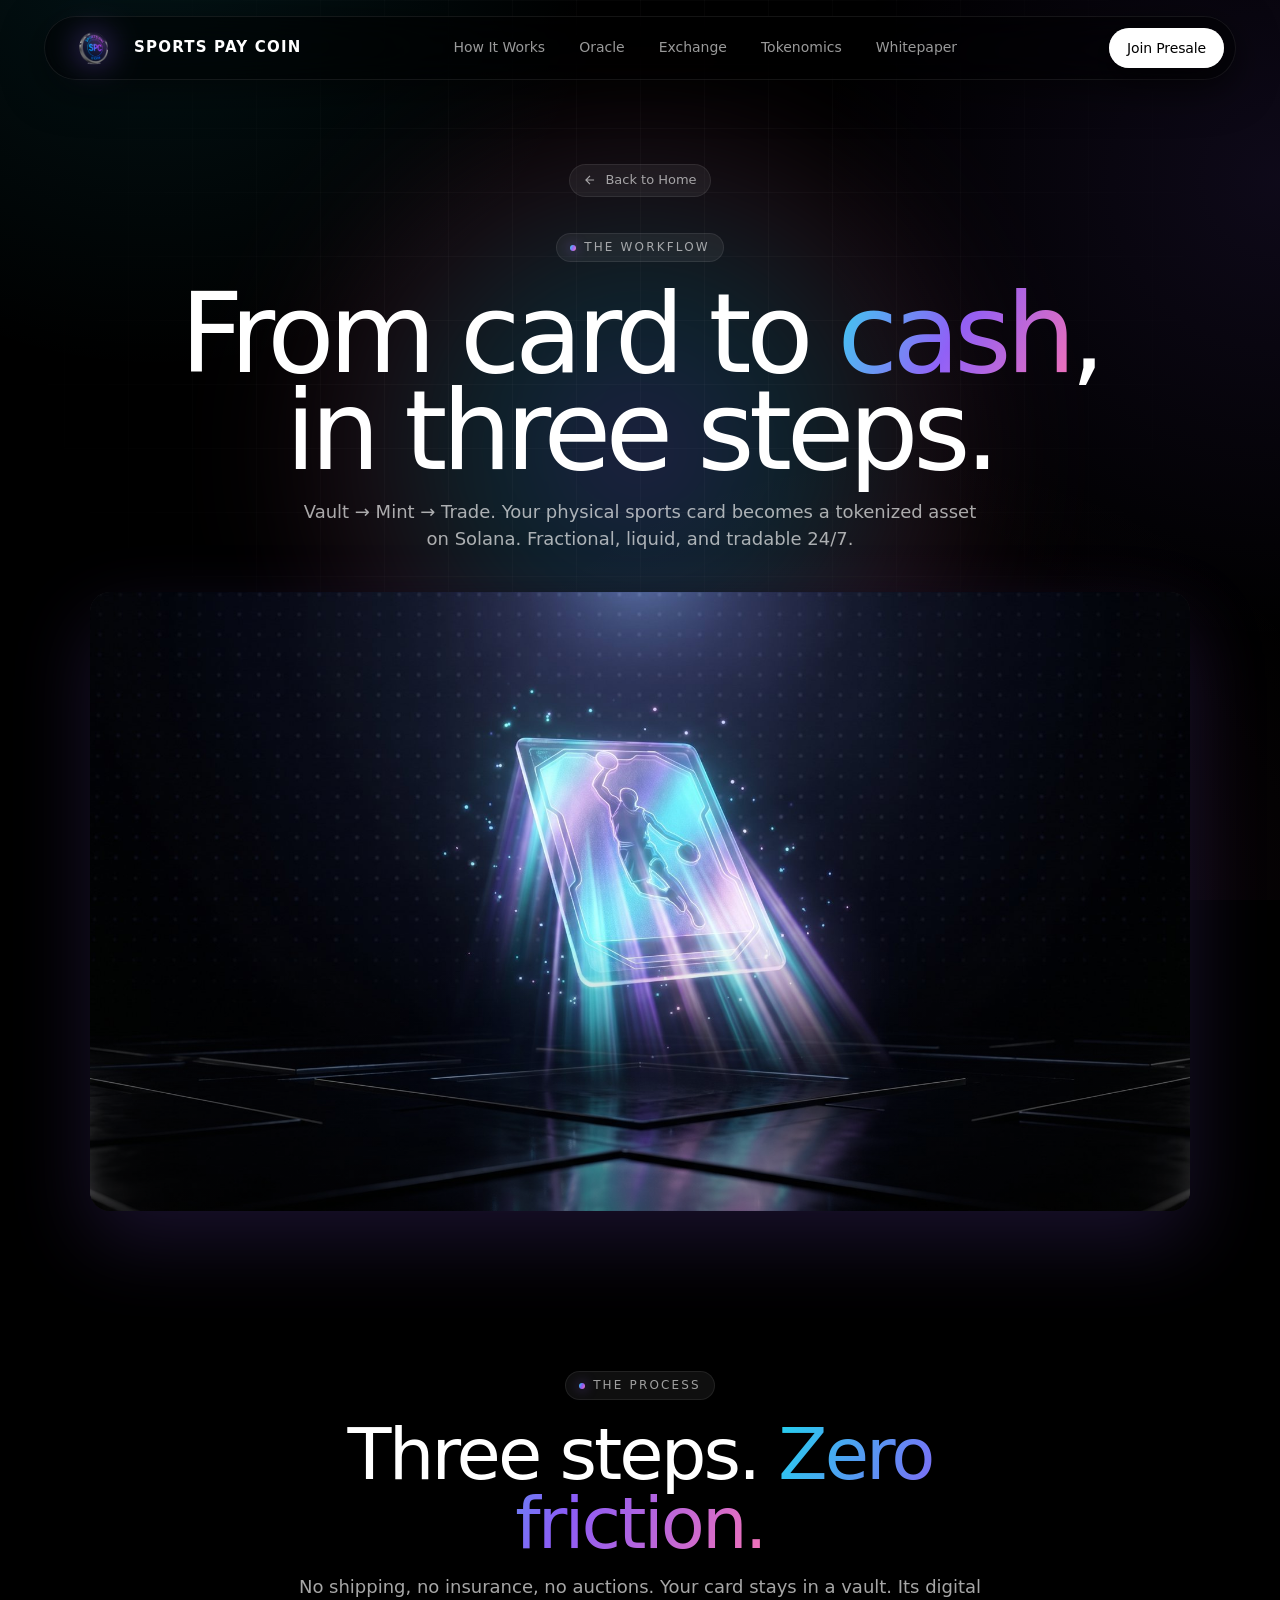
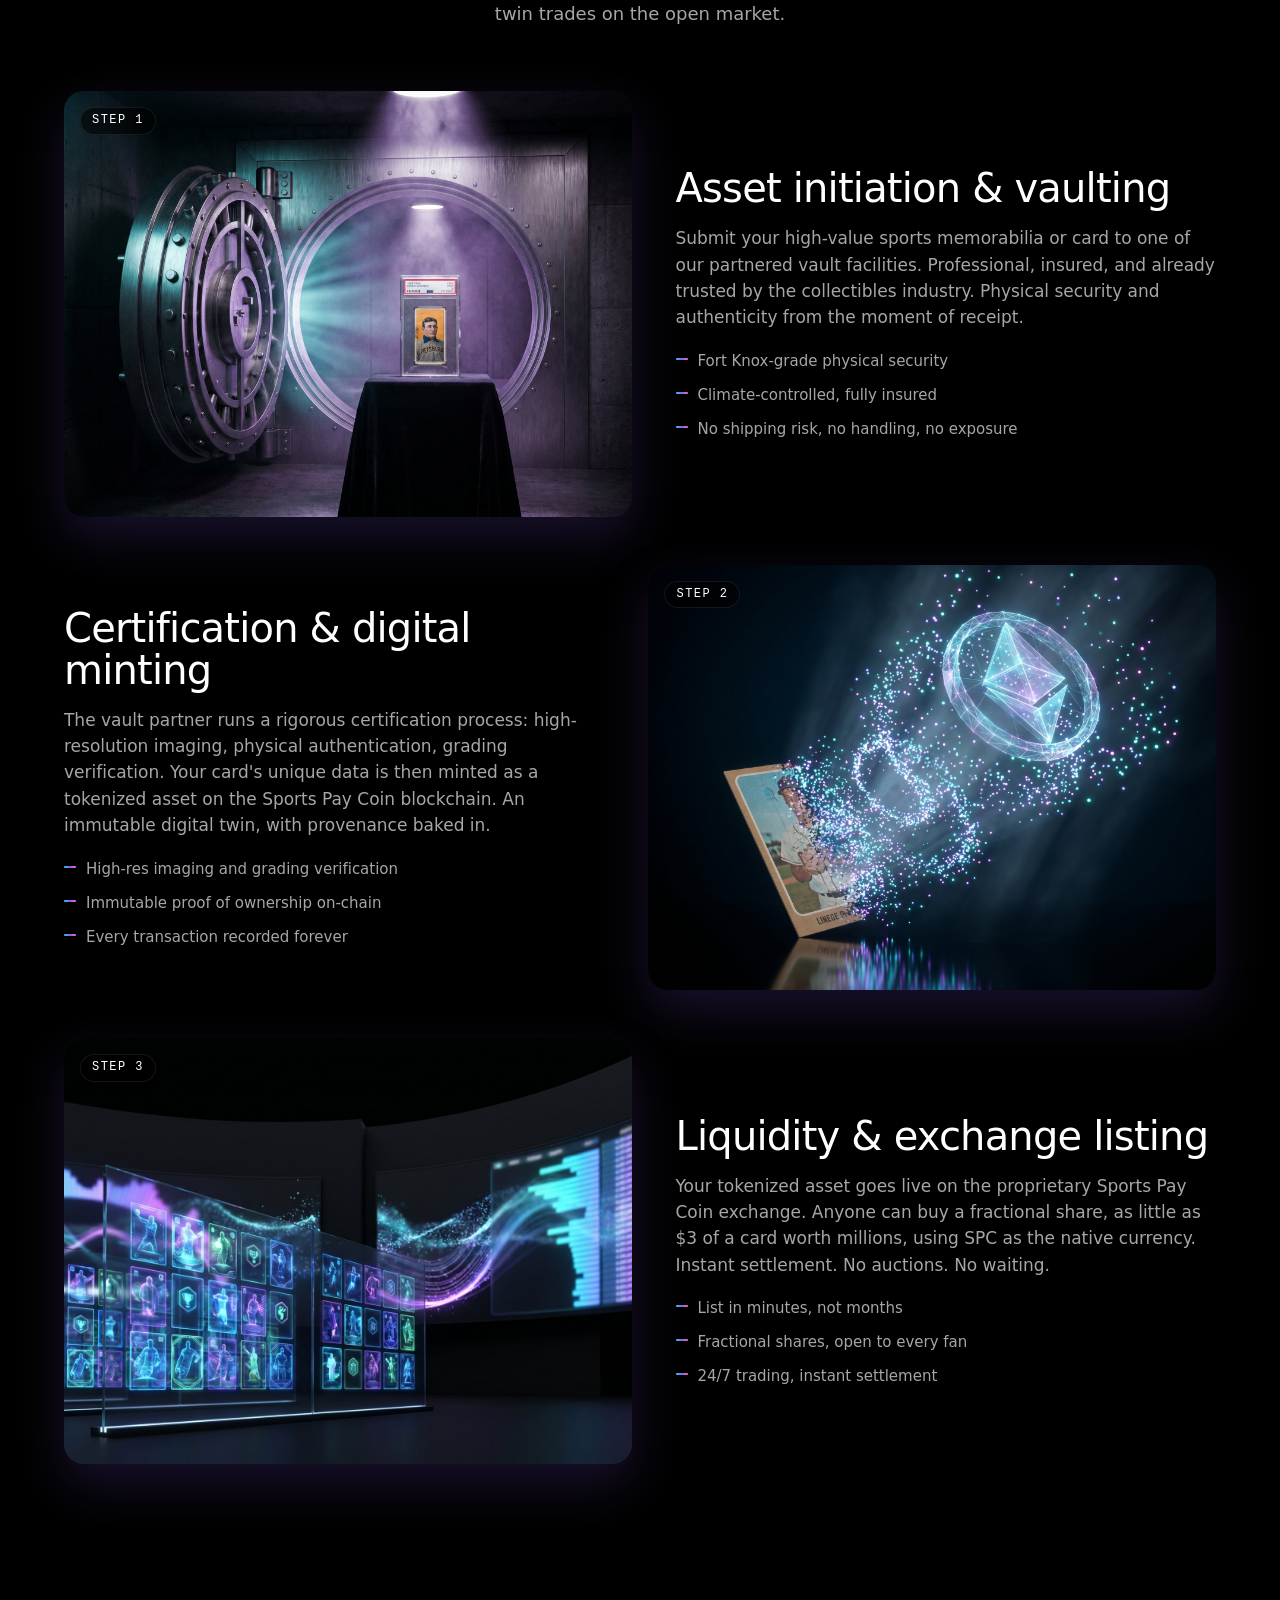
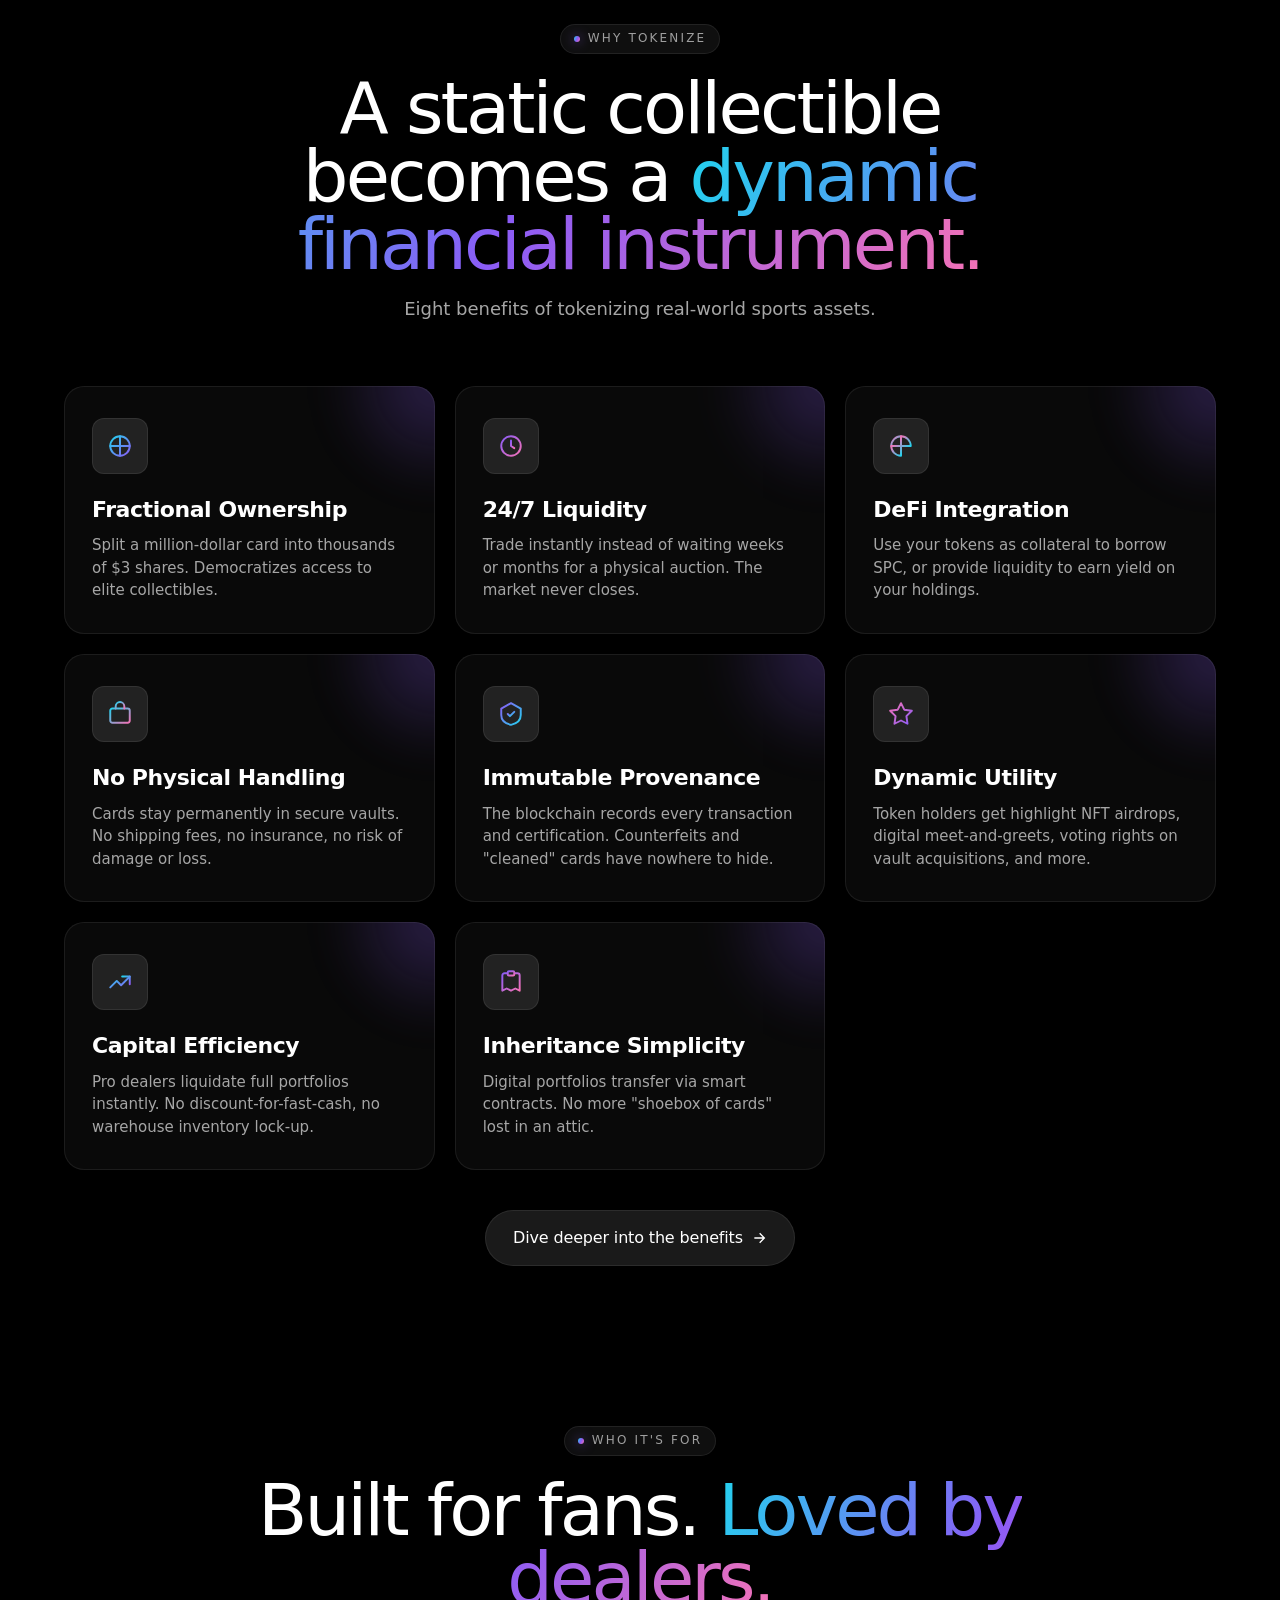
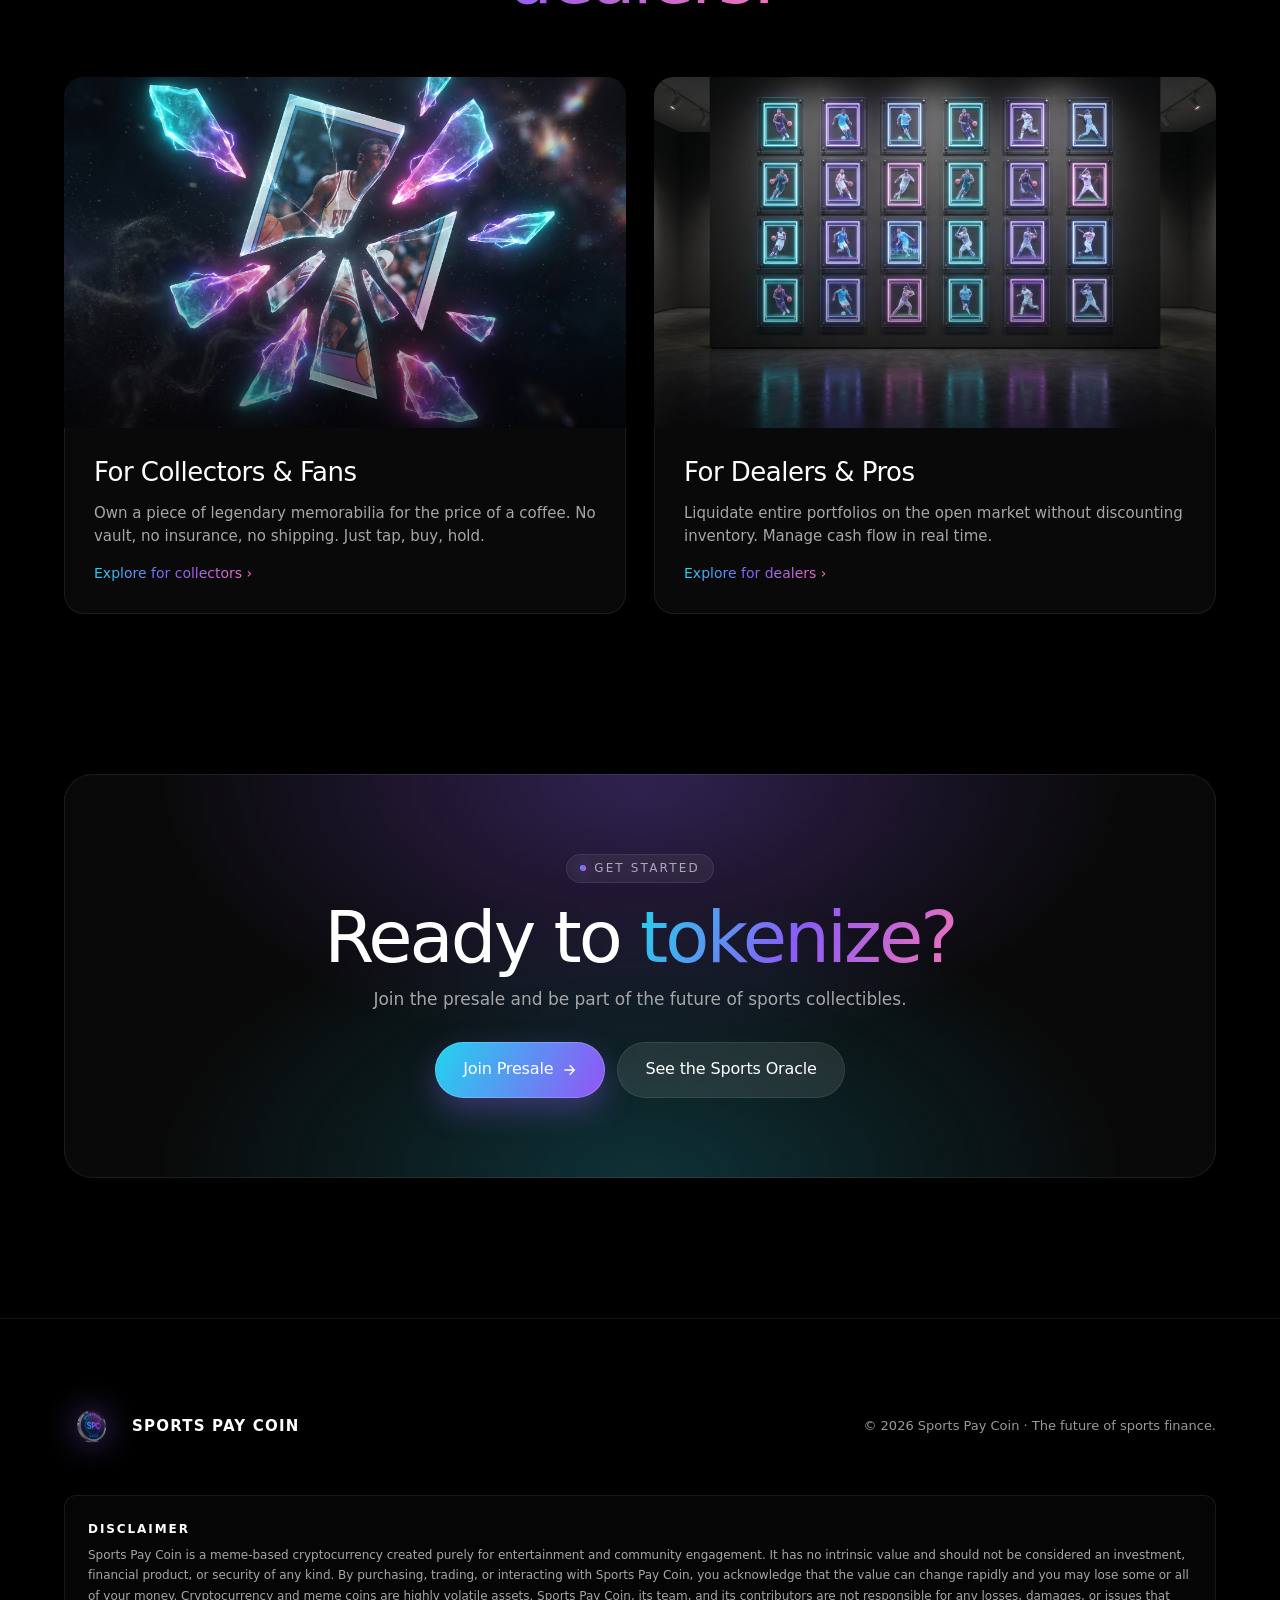
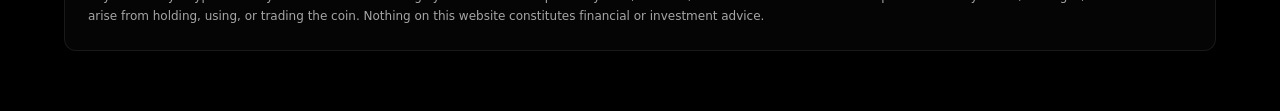
<file: how-it-works.html>
<!DOCTYPE html>
<html lang="en">
<head>
<meta charset="UTF-8" />
<meta name="viewport" content="width=device-width, initial-scale=1.0" />
<meta http-equiv="Content-Security-Policy" content="default-src 'self'; script-src 'self' 'unsafe-inline' https://unpkg.com; style-src 'self' 'unsafe-inline' https://fonts.googleapis.com; font-src 'self' https://fonts.gstatic.com; img-src 'self' https: data:; connect-src 'self' https://api.rss2json.com https://api.coingecko.com; object-src 'none'; base-uri 'self'; frame-ancestors 'none'; form-action 'self'; upgrade-insecure-requests" />
<meta name="referrer" content="strict-origin-when-cross-origin" />
<title>How It Works | SportsPayCoin</title>
<meta name="description" content="From physical card to digital asset: SportsPayCoin's three-step workflow turns sports memorabilia into tradable, fractional, liquid tokens on Solana." />
<link rel="stylesheet" href="styles.css" />
</head>
<body>

<div class="cursor-glow" aria-hidden="true"></div>

<nav class="nav">
  <div class="nav-inner">
    <a href="index.html" class="brand">
      <span class="brand-coin"></span>
      <span>Sports Pay Coin</span>
    </a>
    <ul class="nav-links">
      <li><a href="how-it-works.html">How It Works</a></li>
      <li><a href="oracle.html">Oracle</a></li>
      <li><a href="exchange.html">Exchange</a></li>
      <li><a href="tokenomics.html">Tokenomics</a></li>
      <li><a href="whitepaper.html">Whitepaper</a></li>
    </ul>
    <a href="index.html#presale" class="btn btn-primary nav-cta">Join Presale</a>
  </div>
</nav>

<!-- Hero -->
<header class="tk-hero">
  <div class="container">
    <a href="index.html" class="back-link">
      <svg width="14" height="14" viewBox="0 0 24 24" fill="none" stroke="currentColor" stroke-width="2"><path d="M19 12H5M12 19l-7-7 7-7"/></svg>
      Back to Home
    </a>
    <div style="margin-top: 36px;">
      <span class="eyebrow"><span class="dot"></span>The Workflow</span>
    </div>
    <h1 class="h-display">From card to <span class="gradient-text">cash</span>, in three steps.</h1>
    <p class="lead">Vault → Mint → Trade. Your physical sports card becomes a tokenized asset on Solana. Fractional, liquid, and tradable 24/7.</p>
  </div>
</header>

<!-- Hero image -->
<section style="padding-top: 0;">
  <div class="container">
    <div class="hero-image-frame reveal">
      <img src="images/generated/hero-tokenize.jpg" alt="A glowing tokenized sports card hovering above a vault floor" loading="eager" />
    </div>
  </div>
</section>

<!-- The three steps -->
<section id="steps">
  <div class="container">
    <div class="section-head reveal">
      <span class="eyebrow"><span class="dot"></span>The Process</span>
      <h2 class="h-section">Three steps. <span class="gradient-text">Zero friction.</span></h2>
      <p class="lead">No shipping, no insurance, no auctions. Your card stays in a vault. Its digital twin trades on the open market.</p>
    </div>

    <div class="workflow-grid">

      <!-- Step 1 -->
      <article class="workflow-step reveal">
        <div class="workflow-media">
          <img src="images/generated/vault-step.jpg" alt="Secure vault interior with a single rare card on a pedestal" loading="lazy" />
          <span class="workflow-tag">Step 1</span>
        </div>
        <div class="workflow-body">
          <h3>Asset initiation &amp; vaulting</h3>
          <p>Submit your high-value sports memorabilia or card to one of our partnered vault facilities. Professional, insured, and already trusted by the collectibles industry. Physical security and authenticity from the moment of receipt.</p>
          <ul class="wp-bullets">
            <li>Fort Knox-grade physical security</li>
            <li>Climate-controlled, fully insured</li>
            <li>No shipping risk, no handling, no exposure</li>
          </ul>
        </div>
      </article>

      <!-- Step 2 -->
      <article class="workflow-step reverse reveal">
        <div class="workflow-media">
          <img src="images/generated/mint-step.jpg" alt="A card dissolving into glowing particles forming a digital token" loading="lazy" />
          <span class="workflow-tag">Step 2</span>
        </div>
        <div class="workflow-body">
          <h3>Certification &amp; digital minting</h3>
          <p>The vault partner runs a rigorous certification process: high-resolution imaging, physical authentication, grading verification. Your card's unique data is then minted as a tokenized asset on the Sports Pay Coin blockchain. An immutable digital twin, with provenance baked in.</p>
          <ul class="wp-bullets">
            <li>High-res imaging and grading verification</li>
            <li>Immutable proof of ownership on-chain</li>
            <li>Every transaction recorded forever</li>
          </ul>
        </div>
      </article>

      <!-- Step 3 -->
      <article class="workflow-step reveal">
        <div class="workflow-media">
          <img src="images/generated/trade-step.jpg" alt="Floating tokenized cards on a digital trading floor" loading="lazy" />
          <span class="workflow-tag">Step 3</span>
        </div>
        <div class="workflow-body">
          <h3>Liquidity &amp; exchange listing</h3>
          <p>Your tokenized asset goes live on the proprietary Sports Pay Coin exchange. Anyone can buy a fractional share, as little as $3 of a card worth millions, using SPC as the native currency. Instant settlement. No auctions. No waiting.</p>
          <ul class="wp-bullets">
            <li>List in minutes, not months</li>
            <li>Fractional shares, open to every fan</li>
            <li>24/7 trading, instant settlement</li>
          </ul>
        </div>
      </article>

    </div>
  </div>
</section>

<!-- Benefits summary -->
<section>
  <div class="container">
    <div class="section-head reveal">
      <span class="eyebrow"><span class="dot"></span>Why Tokenize</span>
      <h2 class="h-section">A static collectible becomes a <span class="gradient-text">dynamic financial instrument.</span></h2>
      <p class="lead">Eight benefits of tokenizing real-world sports assets.</p>
    </div>

    <div class="feature-grid">
      <div class="feature-card reveal">
        <div class="feature-icon">
          <svg viewBox="0 0 24 24" fill="none" stroke="url(#bgr1)" stroke-width="1.8" stroke-linecap="round" stroke-linejoin="round">
            <defs><linearGradient id="bgr1" x1="0" x2="1" y1="0" y2="1"><stop offset="0%" stop-color="#22d3ee"/><stop offset="100%" stop-color="#8b5cf6"/></linearGradient></defs>
            <circle cx="12" cy="12" r="9"/><path d="M12 3v18M3 12h18"/>
          </svg>
        </div>
        <h3>Fractional Ownership</h3>
        <p>Split a million-dollar card into thousands of $3 shares. Democratizes access to elite collectibles.</p>
      </div>

      <div class="feature-card reveal">
        <div class="feature-icon">
          <svg viewBox="0 0 24 24" fill="none" stroke="url(#bgr2)" stroke-width="1.8" stroke-linecap="round" stroke-linejoin="round">
            <defs><linearGradient id="bgr2" x1="0" x2="1" y1="0" y2="1"><stop offset="0%" stop-color="#8b5cf6"/><stop offset="100%" stop-color="#f472b6"/></linearGradient></defs>
            <circle cx="12" cy="12" r="9"/><polyline points="12 7 12 12 15 14"/>
          </svg>
        </div>
        <h3>24/7 Liquidity</h3>
        <p>Trade instantly instead of waiting weeks or months for a physical auction. The market never closes.</p>
      </div>

      <div class="feature-card reveal">
        <div class="feature-icon">
          <svg viewBox="0 0 24 24" fill="none" stroke="url(#bgr3)" stroke-width="1.8" stroke-linecap="round" stroke-linejoin="round">
            <defs><linearGradient id="bgr3" x1="0" x2="1" y1="0" y2="1"><stop offset="0%" stop-color="#f472b6"/><stop offset="100%" stop-color="#22d3ee"/></linearGradient></defs>
            <path d="M3 12a9 9 0 0 1 9-9v9z"/><path d="M3 12a9 9 0 0 0 9 9v-9z"/><path d="M12 3a9 9 0 0 1 9 9h-9z"/>
          </svg>
        </div>
        <h3>DeFi Integration</h3>
        <p>Use your tokens as collateral to borrow SPC, or provide liquidity to earn yield on your holdings.</p>
      </div>

      <div class="feature-card reveal">
        <div class="feature-icon">
          <svg viewBox="0 0 24 24" fill="none" stroke="url(#bgr4)" stroke-width="1.8" stroke-linecap="round" stroke-linejoin="round">
            <defs><linearGradient id="bgr4" x1="0" x2="1" y1="0" y2="1"><stop offset="0%" stop-color="#22d3ee"/><stop offset="100%" stop-color="#f472b6"/></linearGradient></defs>
            <rect x="3" y="7" width="18" height="13" rx="2"/><path d="M8 7V5a4 4 0 0 1 8 0v2"/>
          </svg>
        </div>
        <h3>No Physical Handling</h3>
        <p>Cards stay permanently in secure vaults. No shipping fees, no insurance, no risk of damage or loss.</p>
      </div>

      <div class="feature-card reveal">
        <div class="feature-icon">
          <svg viewBox="0 0 24 24" fill="none" stroke="url(#bgr5)" stroke-width="1.8" stroke-linecap="round" stroke-linejoin="round">
            <defs><linearGradient id="bgr5" x1="0" x2="1" y1="0" y2="1"><stop offset="0%" stop-color="#8b5cf6"/><stop offset="100%" stop-color="#22d3ee"/></linearGradient></defs>
            <path d="M12 2L3 7v6c0 5 4 8 9 9 5-1 9-4 9-9V7z"/><polyline points="9 12 11 14 15 10"/>
          </svg>
        </div>
        <h3>Immutable Provenance</h3>
        <p>The blockchain records every transaction and certification. Counterfeits and "cleaned" cards have nowhere to hide.</p>
      </div>

      <div class="feature-card reveal">
        <div class="feature-icon">
          <svg viewBox="0 0 24 24" fill="none" stroke="url(#bgr6)" stroke-width="1.8" stroke-linecap="round" stroke-linejoin="round">
            <defs><linearGradient id="bgr6" x1="0" x2="1" y1="0" y2="1"><stop offset="0%" stop-color="#f472b6"/><stop offset="100%" stop-color="#8b5cf6"/></linearGradient></defs>
            <polygon points="12 2 15 8 22 9 17 14 18 21 12 18 6 21 7 14 2 9 9 8 12 2"/>
          </svg>
        </div>
        <h3>Dynamic Utility</h3>
        <p>Token holders get highlight NFT airdrops, digital meet-and-greets, voting rights on vault acquisitions, and more.</p>
      </div>

      <div class="feature-card reveal">
        <div class="feature-icon">
          <svg viewBox="0 0 24 24" fill="none" stroke="url(#bgr7)" stroke-width="1.8" stroke-linecap="round" stroke-linejoin="round">
            <defs><linearGradient id="bgr7" x1="0" x2="1" y1="0" y2="1"><stop offset="0%" stop-color="#22d3ee"/><stop offset="100%" stop-color="#8b5cf6"/></linearGradient></defs>
            <path d="M3 17l6-6 4 4 8-8"/><polyline points="14 7 21 7 21 14"/>
          </svg>
        </div>
        <h3>Capital Efficiency</h3>
        <p>Pro dealers liquidate full portfolios instantly. No discount-for-fast-cash, no warehouse inventory lock-up.</p>
      </div>

      <div class="feature-card reveal">
        <div class="feature-icon">
          <svg viewBox="0 0 24 24" fill="none" stroke="url(#bgr8)" stroke-width="1.8" stroke-linecap="round" stroke-linejoin="round">
            <defs><linearGradient id="bgr8" x1="0" x2="1" y1="0" y2="1"><stop offset="0%" stop-color="#8b5cf6"/><stop offset="100%" stop-color="#f472b6"/></linearGradient></defs>
            <path d="M16 4h2a2 2 0 0 1 2 2v14l-4-2-4 2-4-2-4 2V6a2 2 0 0 1 2-2h2"/><rect x="9" y="2" width="6" height="4" rx="1"/>
          </svg>
        </div>
        <h3>Inheritance Simplicity</h3>
        <p>Digital portfolios transfer via smart contracts. No more "shoebox of cards" lost in an attic.</p>
      </div>
    </div>

    <div style="text-align: center; margin-top: 40px;">
      <a href="why-tokenize.html" class="btn btn-frost btn-lg">
        Dive deeper into the benefits
        <span class="btn-arrow"><svg width="16" height="16" viewBox="0 0 24 24" fill="none" stroke="currentColor" stroke-width="2"><path d="M5 12h14M13 5l7 7-7 7"/></svg></span>
      </a>
    </div>
  </div>
</section>

<!-- Who it's for -->
<section>
  <div class="container">
    <div class="section-head reveal">
      <span class="eyebrow"><span class="dot"></span>Who It's For</span>
      <h2 class="h-section">Built for fans. <span class="gradient-text">Loved by dealers.</span></h2>
    </div>

    <div class="audience-grid">
      <a href="for-collectors.html" class="audience-card reveal">
        <div class="audience-media">
          <img src="images/generated/collectors.jpg" alt="A legendary card splitting into fractional glowing shards" loading="lazy" />
        </div>
        <div class="audience-body">
          <h3>For Collectors &amp; Fans</h3>
          <p>Own a piece of legendary memorabilia for the price of a coffee. No vault, no insurance, no shipping. Just tap, buy, hold.</p>
          <span class="audience-cta">Explore for collectors &rsaquo;</span>
        </div>
      </a>

      <a href="for-dealers.html" class="audience-card reveal">
        <div class="audience-media">
          <img src="images/generated/dealers.jpg" alt="A wall of tokenized cards arranged like a gallery" loading="lazy" />
        </div>
        <div class="audience-body">
          <h3>For Dealers &amp; Pros</h3>
          <p>Liquidate entire portfolios on the open market without discounting inventory. Manage cash flow in real time.</p>
          <span class="audience-cta">Explore for dealers &rsaquo;</span>
        </div>
      </a>
    </div>
  </div>
</section>

<!-- Final CTA -->
<section>
  <div class="container">
    <div class="final-cta reveal">
      <span class="eyebrow"><span class="dot"></span>Get Started</span>
      <h2 class="h-section" style="margin-top: 20px;">Ready to <span class="gradient-text">tokenize?</span></h2>
      <p>Join the presale and be part of the future of sports collectibles.</p>
      <div class="ctas">
        <a href="index.html#presale" class="btn btn-grad btn-lg">
          Join Presale
          <span class="btn-arrow"><svg width="16" height="16" viewBox="0 0 24 24" fill="none" stroke="currentColor" stroke-width="2"><path d="M5 12h14M13 5l7 7-7 7"/></svg></span>
        </a>
        <a href="oracle.html" class="btn btn-frost btn-lg">See the Sports Oracle</a>
      </div>
    </div>
  </div>
</section>

<footer class="footer">
  <div class="container">
    <div class="footer-top">
      <div class="brand">
        <span class="brand-coin"></span>
        <span>Sports Pay Coin</span>
      </div>
      <div class="footer-copy">© 2026 Sports Pay Coin · The future of sports finance.</div>
    </div>
    <div class="footer-disclaimer">
      <strong>Disclaimer</strong>
      Sports Pay Coin is a meme-based cryptocurrency created purely for entertainment and community engagement. It has no intrinsic value and should not be considered an investment, financial product, or security of any kind. By purchasing, trading, or interacting with Sports Pay Coin, you acknowledge that the value can change rapidly and you may lose some or all of your money. Cryptocurrency and meme coins are highly volatile assets. Sports Pay Coin, its team, and its contributors are not responsible for any losses, damages, or issues that arise from holding, using, or trading the coin. Nothing on this website constitutes financial or investment advice.
    </div>
  </div>
</footer>

<script src="script.js"></script>
</body>
</html>
</file>
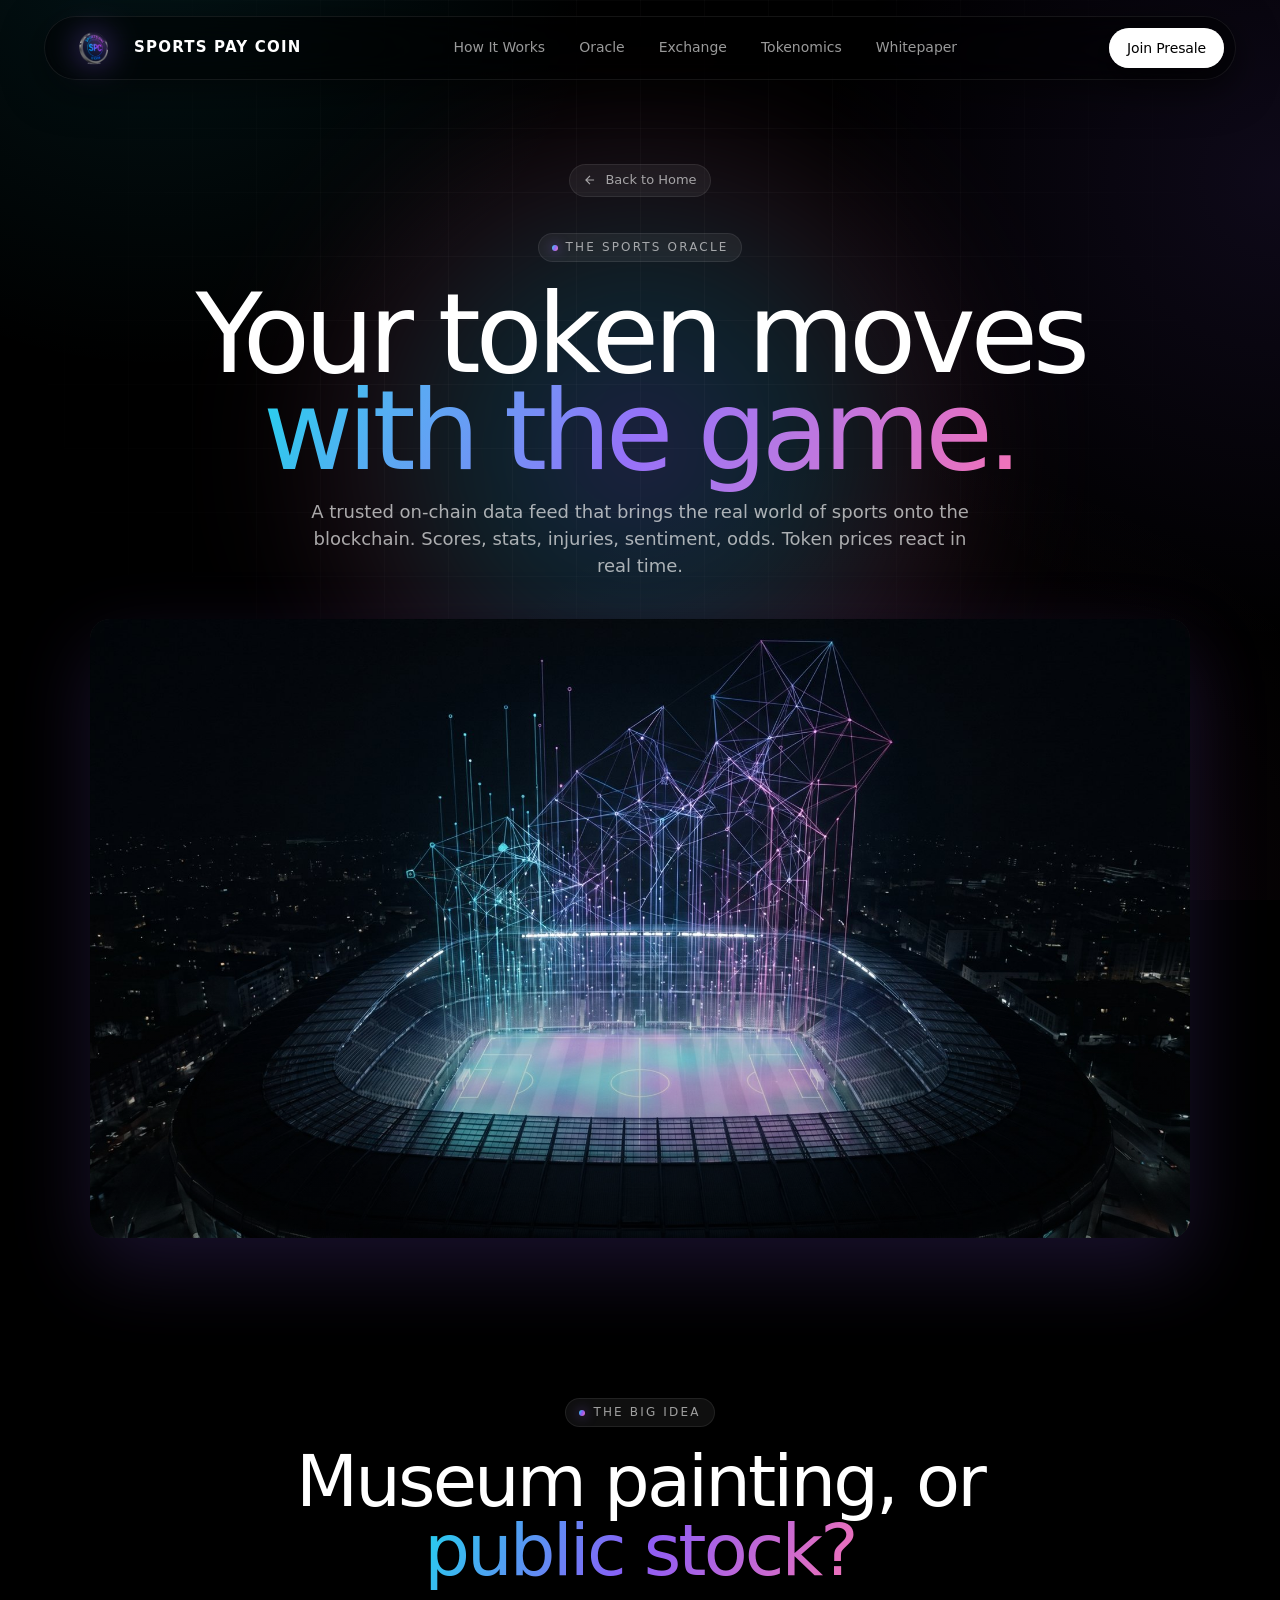
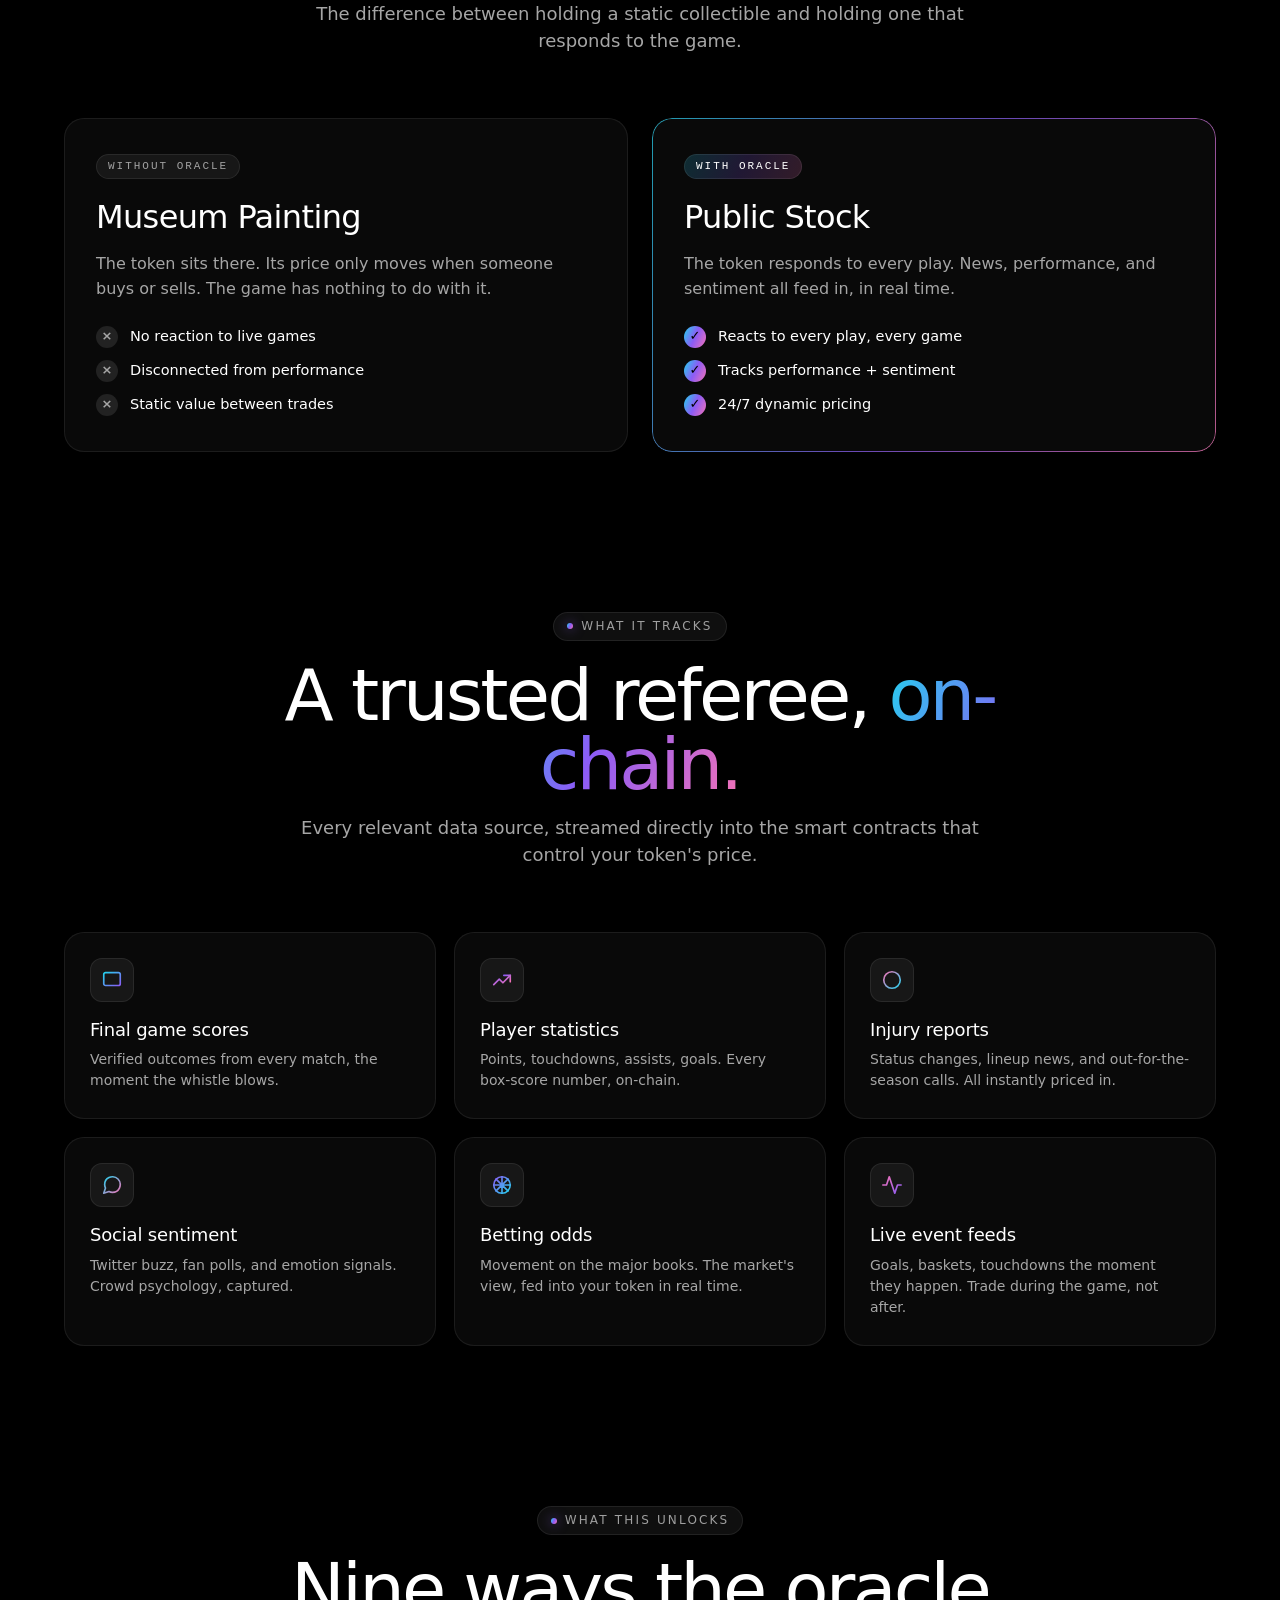
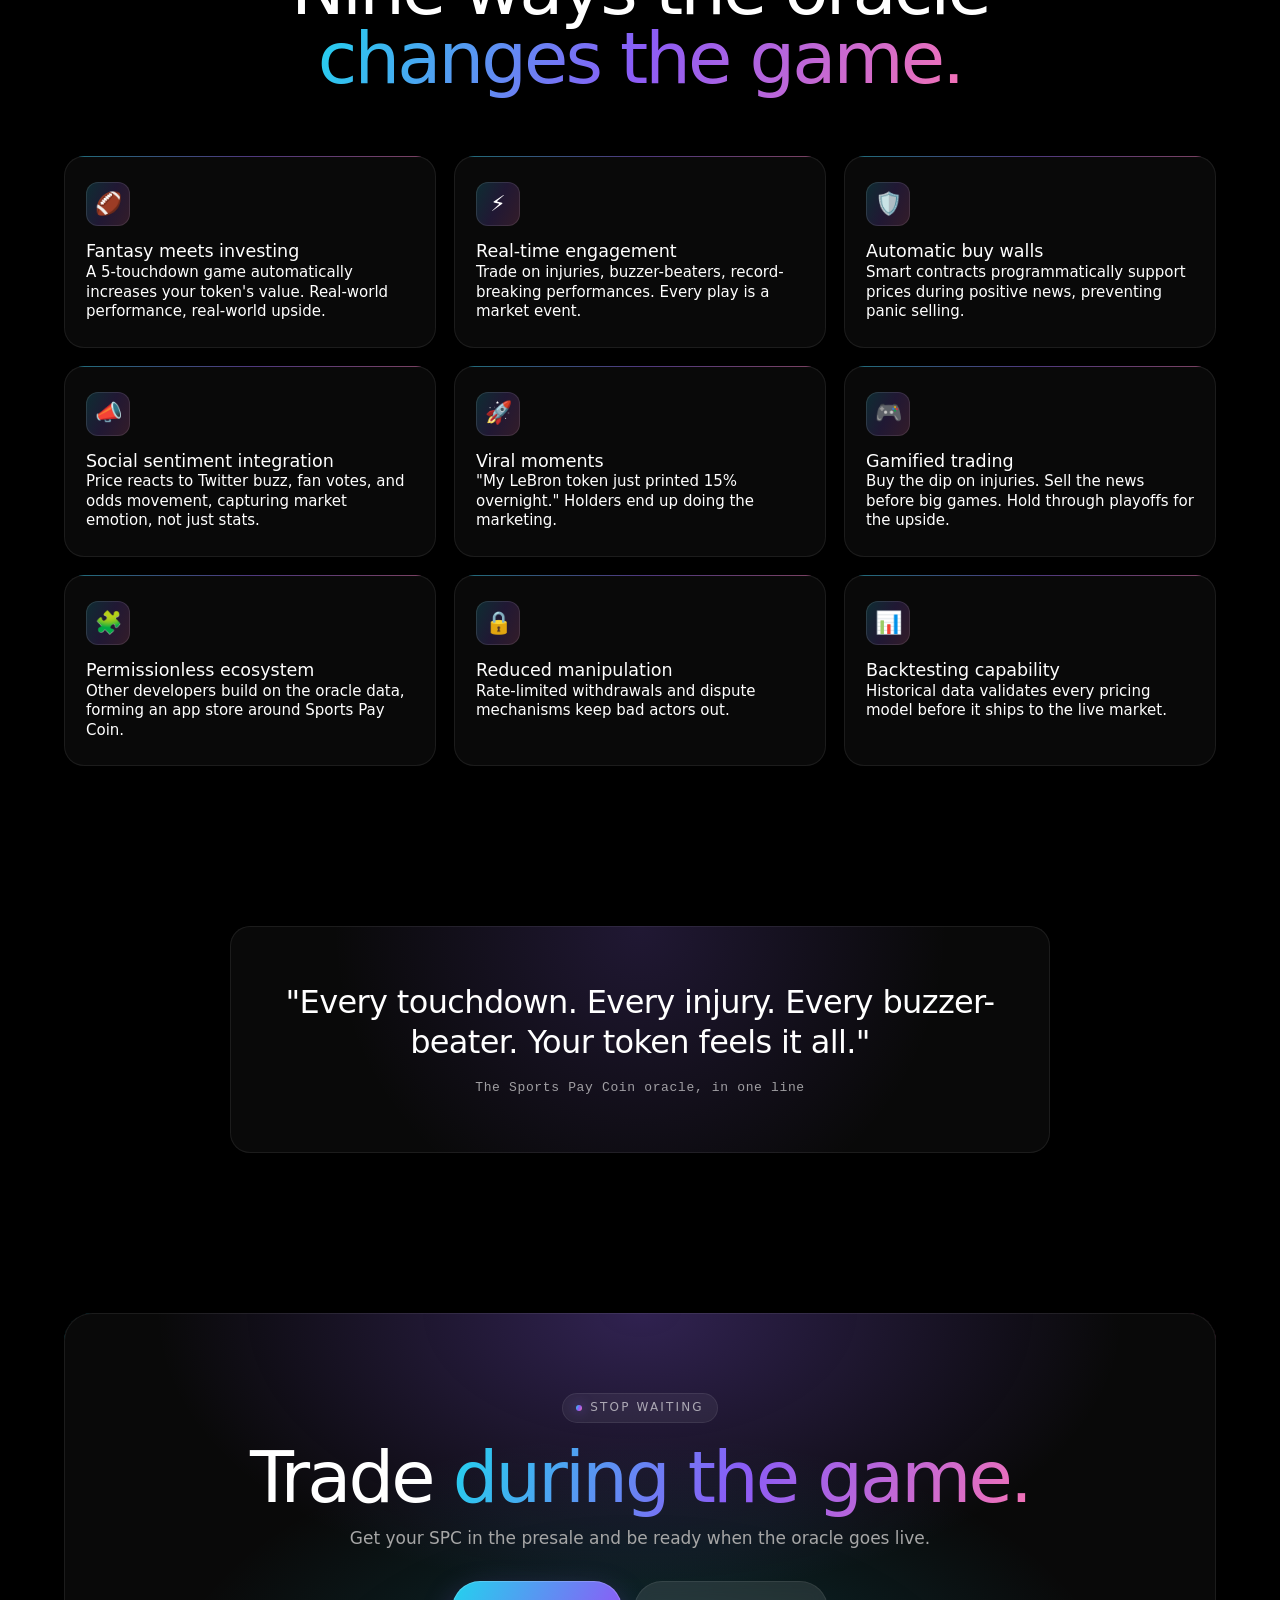
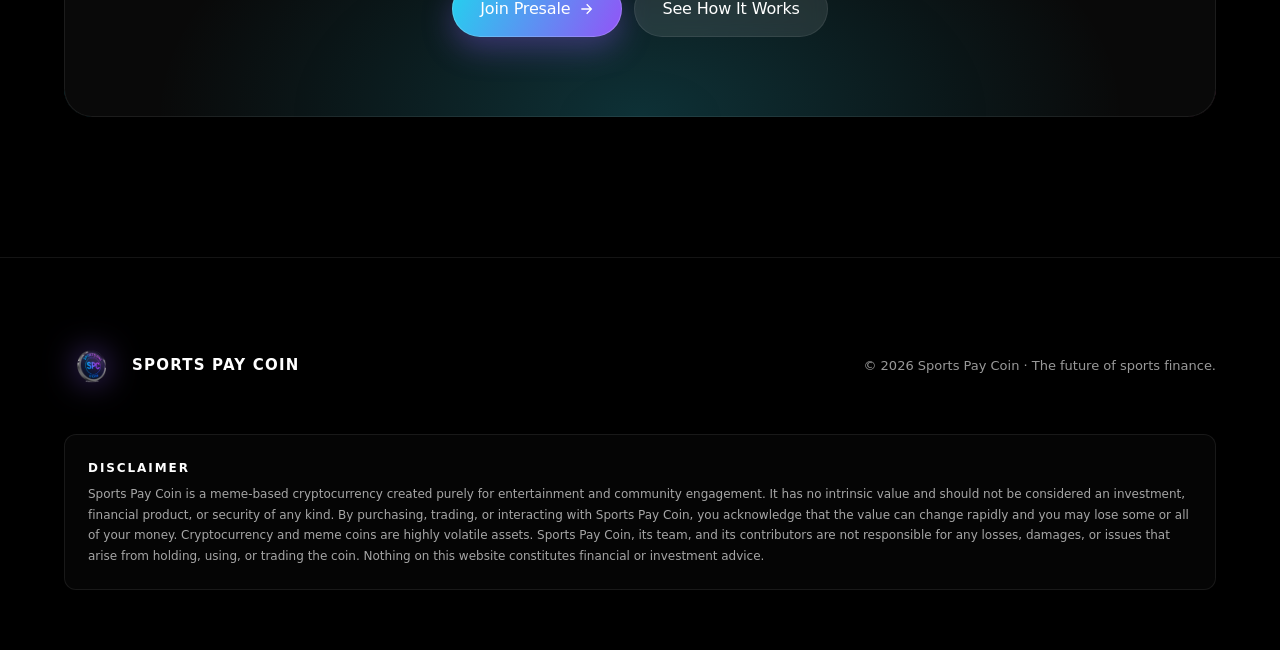
<file: oracle.html>
<!DOCTYPE html>
<html lang="en">
<head>
<meta charset="UTF-8" />
<meta name="viewport" content="width=device-width, initial-scale=1.0" />
<meta http-equiv="Content-Security-Policy" content="default-src 'self'; script-src 'self' 'unsafe-inline' https://unpkg.com; style-src 'self' 'unsafe-inline' https://fonts.googleapis.com; font-src 'self' https://fonts.gstatic.com; img-src 'self' https: data:; connect-src 'self' https://api.rss2json.com https://api.coingecko.com; object-src 'none'; base-uri 'self'; frame-ancestors 'none'; form-action 'self'; upgrade-insecure-requests" />
<meta name="referrer" content="strict-origin-when-cross-origin" />
<title>The Sports Oracle | SportsPayCoin</title>
<meta name="description" content="The Sports Oracle brings real-world game data on-chain: final scores, player stats, injuries, sentiment, and odds, so token prices react to every play in real time." />
<link rel="stylesheet" href="styles.css" />
</head>
<body>

<div class="cursor-glow" aria-hidden="true"></div>

<nav class="nav">
  <div class="nav-inner">
    <a href="index.html" class="brand">
      <span class="brand-coin"></span>
      <span>Sports Pay Coin</span>
    </a>
    <ul class="nav-links">
      <li><a href="how-it-works.html">How It Works</a></li>
      <li><a href="oracle.html">Oracle</a></li>
      <li><a href="exchange.html">Exchange</a></li>
      <li><a href="tokenomics.html">Tokenomics</a></li>
      <li><a href="whitepaper.html">Whitepaper</a></li>
    </ul>
    <a href="index.html#presale" class="btn btn-primary nav-cta">Join Presale</a>
  </div>
</nav>

<!-- Hero -->
<header class="tk-hero">
  <div class="container">
    <a href="index.html" class="back-link">
      <svg width="14" height="14" viewBox="0 0 24 24" fill="none" stroke="currentColor" stroke-width="2"><path d="M19 12H5M12 19l-7-7 7-7"/></svg>
      Back to Home
    </a>
    <div style="margin-top: 36px;">
      <span class="eyebrow"><span class="dot"></span>The Sports Oracle</span>
    </div>
    <h1 class="h-display">Your token moves <span class="gradient-text">with the game.</span></h1>
    <p class="lead">A trusted on-chain data feed that brings the real world of sports onto the blockchain. Scores, stats, injuries, sentiment, odds. Token prices react in real time.</p>
  </div>
</header>

<!-- Hero image -->
<section style="padding-top: 0;">
  <div class="container">
    <div class="hero-image-frame reveal">
      <img src="images/generated/oracle-hero.jpg" alt="Abstract sports data streaming around a basketball player silhouette" loading="eager" />
    </div>
  </div>
</section>

<!-- The analogy -->
<section>
  <div class="container">
    <div class="section-head reveal">
      <span class="eyebrow"><span class="dot"></span>The Big Idea</span>
      <h2 class="h-section">Museum painting, or <span class="gradient-text">public stock?</span></h2>
      <p class="lead">The difference between holding a static collectible and holding one that responds to the game.</p>
    </div>

    <div class="compare-grid">
      <div class="compare-card compare-old reveal">
        <span class="compare-tag">Without Oracle</span>
        <h3>Museum Painting</h3>
        <p>The token sits there. Its price only moves when someone buys or sells. The game has nothing to do with it.</p>
        <ul class="compare-list">
          <li><span class="cmark off">×</span> No reaction to live games</li>
          <li><span class="cmark off">×</span> Disconnected from performance</li>
          <li><span class="cmark off">×</span> Static value between trades</li>
        </ul>
      </div>

      <div class="compare-card compare-new reveal">
        <span class="compare-tag">With Oracle</span>
        <h3>Public Stock</h3>
        <p>The token responds to every play. News, performance, and sentiment all feed in, in real time.</p>
        <ul class="compare-list">
          <li><span class="cmark on">✓</span> Reacts to every play, every game</li>
          <li><span class="cmark on">✓</span> Tracks performance + sentiment</li>
          <li><span class="cmark on">✓</span> 24/7 dynamic pricing</li>
        </ul>
      </div>
    </div>
  </div>
</section>

<!-- Data feeds -->
<section>
  <div class="container">
    <div class="section-head reveal">
      <span class="eyebrow"><span class="dot"></span>What It Tracks</span>
      <h2 class="h-section">A trusted referee, <span class="gradient-text">on-chain.</span></h2>
      <p class="lead">Every relevant data source, streamed directly into the smart contracts that control your token's price.</p>
    </div>

    <div class="feeds-grid">
      <div class="feed-card reveal">
        <div class="feed-icon">
          <svg viewBox="0 0 24 24" fill="none" stroke="url(#fc1)" stroke-width="1.8" stroke-linecap="round" stroke-linejoin="round">
            <defs><linearGradient id="fc1" x1="0" x2="1" y1="0" y2="1"><stop offset="0%" stop-color="#22d3ee"/><stop offset="100%" stop-color="#8b5cf6"/></linearGradient></defs>
            <rect x="3" y="4" width="18" height="14" rx="2"/><line x1="3" y1="10" x2="21" y2="10"/><line x1="8" y1="14" x2="16" y2="14"/>
          </svg>
        </div>
        <h3>Final game scores</h3>
        <p>Verified outcomes from every match, the moment the whistle blows.</p>
      </div>

      <div class="feed-card reveal">
        <div class="feed-icon">
          <svg viewBox="0 0 24 24" fill="none" stroke="url(#fc2)" stroke-width="1.8" stroke-linecap="round" stroke-linejoin="round">
            <defs><linearGradient id="fc2" x1="0" x2="1" y1="0" y2="1"><stop offset="0%" stop-color="#8b5cf6"/><stop offset="100%" stop-color="#f472b6"/></linearGradient></defs>
            <path d="M3 17l6-6 4 4 8-8"/><polyline points="14 7 21 7 21 14"/>
          </svg>
        </div>
        <h3>Player statistics</h3>
        <p>Points, touchdowns, assists, goals. Every box-score number, on-chain.</p>
      </div>

      <div class="feed-card reveal">
        <div class="feed-icon">
          <svg viewBox="0 0 24 24" fill="none" stroke="url(#fc3)" stroke-width="1.8" stroke-linecap="round" stroke-linejoin="round">
            <defs><linearGradient id="fc3" x1="0" x2="1" y1="0" y2="1"><stop offset="0%" stop-color="#f472b6"/><stop offset="100%" stop-color="#22d3ee"/></linearGradient></defs>
            <circle cx="12" cy="12" r="9"/><line x1="12" y1="8" x2="12" y2="13"/><line x1="12" y1="16" x2="12.01" y2="16"/>
          </svg>
        </div>
        <h3>Injury reports</h3>
        <p>Status changes, lineup news, and out-for-the-season calls. All instantly priced in.</p>
      </div>

      <div class="feed-card reveal">
        <div class="feed-icon">
          <svg viewBox="0 0 24 24" fill="none" stroke="url(#fc4)" stroke-width="1.8" stroke-linecap="round" stroke-linejoin="round">
            <defs><linearGradient id="fc4" x1="0" x2="1" y1="0" y2="1"><stop offset="0%" stop-color="#22d3ee"/><stop offset="100%" stop-color="#f472b6"/></linearGradient></defs>
            <path d="M21 11.5a8.38 8.38 0 0 1-.9 3.8 8.5 8.5 0 0 1-7.6 4.7 8.38 8.38 0 0 1-3.8-.9L3 21l1.9-5.7a8.38 8.38 0 0 1-.9-3.8 8.5 8.5 0 0 1 4.7-7.6 8.38 8.38 0 0 1 3.8-.9h.5a8.48 8.48 0 0 1 8 8v.5z"/>
          </svg>
        </div>
        <h3>Social sentiment</h3>
        <p>Twitter buzz, fan polls, and emotion signals. Crowd psychology, captured.</p>
      </div>

      <div class="feed-card reveal">
        <div class="feed-icon">
          <svg viewBox="0 0 24 24" fill="none" stroke="url(#fc5)" stroke-width="1.8" stroke-linecap="round" stroke-linejoin="round">
            <defs><linearGradient id="fc5" x1="0" x2="1" y1="0" y2="1"><stop offset="0%" stop-color="#8b5cf6"/><stop offset="100%" stop-color="#22d3ee"/></linearGradient></defs>
            <circle cx="12" cy="12" r="9"/><path d="M12 3v18M3 12h18M5.5 5.5l13 13M5.5 18.5l13-13"/>
          </svg>
        </div>
        <h3>Betting odds</h3>
        <p>Movement on the major books. The market's view, fed into your token in real time.</p>
      </div>

      <div class="feed-card reveal">
        <div class="feed-icon">
          <svg viewBox="0 0 24 24" fill="none" stroke="url(#fc6)" stroke-width="1.8" stroke-linecap="round" stroke-linejoin="round">
            <defs><linearGradient id="fc6" x1="0" x2="1" y1="0" y2="1"><stop offset="0%" stop-color="#f472b6"/><stop offset="100%" stop-color="#8b5cf6"/></linearGradient></defs>
            <polyline points="22 12 18 12 15 21 9 3 6 12 2 12"/>
          </svg>
        </div>
        <h3>Live event feeds</h3>
        <p>Goals, baskets, touchdowns the moment they happen. Trade during the game, not after.</p>
      </div>
    </div>
  </div>
</section>

<!-- Oracle benefits -->
<section>
  <div class="container">
    <div class="section-head reveal">
      <span class="eyebrow"><span class="dot"></span>What This Unlocks</span>
      <h2 class="h-section">Nine ways the oracle <span class="gradient-text">changes the game.</span></h2>
    </div>

    <div class="wp-grid-3">
      <div class="wp-card reveal">
        <div class="ic">🏈</div>
        <h3>Fantasy meets investing</h3>
        <p>A 5-touchdown game automatically increases your token's value. Real-world performance, real-world upside.</p>
      </div>
      <div class="wp-card reveal">
        <div class="ic">⚡</div>
        <h3>Real-time engagement</h3>
        <p>Trade on injuries, buzzer-beaters, record-breaking performances. Every play is a market event.</p>
      </div>
      <div class="wp-card reveal">
        <div class="ic">🛡️</div>
        <h3>Automatic buy walls</h3>
        <p>Smart contracts programmatically support prices during positive news, preventing panic selling.</p>
      </div>
      <div class="wp-card reveal">
        <div class="ic">📣</div>
        <h3>Social sentiment integration</h3>
        <p>Price reacts to Twitter buzz, fan votes, and odds movement, capturing market emotion, not just stats.</p>
      </div>
      <div class="wp-card reveal">
        <div class="ic">🚀</div>
        <h3>Viral moments</h3>
        <p>"My LeBron token just printed 15% overnight." Holders end up doing the marketing.</p>
      </div>
      <div class="wp-card reveal">
        <div class="ic">🎮</div>
        <h3>Gamified trading</h3>
        <p>Buy the dip on injuries. Sell the news before big games. Hold through playoffs for the upside.</p>
      </div>
      <div class="wp-card reveal">
        <div class="ic">🧩</div>
        <h3>Permissionless ecosystem</h3>
        <p>Other developers build on the oracle data, forming an app store around Sports Pay Coin.</p>
      </div>
      <div class="wp-card reveal">
        <div class="ic">🔒</div>
        <h3>Reduced manipulation</h3>
        <p>Rate-limited withdrawals and dispute mechanisms keep bad actors out.</p>
      </div>
      <div class="wp-card reveal">
        <div class="ic">📊</div>
        <h3>Backtesting capability</h3>
        <p>Historical data validates every pricing model before it ships to the live market.</p>
      </div>
    </div>
  </div>
</section>

<!-- Vision pull-quote -->
<section>
  <div class="container">
    <div class="quote-card reveal">
      <p class="quote-text">"Every touchdown. Every injury. Every buzzer-beater. Your token feels it all."</p>
      <p class="quote-attr">The Sports Pay Coin oracle, in one line</p>
    </div>
  </div>
</section>

<!-- Final CTA -->
<section>
  <div class="container">
    <div class="final-cta reveal">
      <span class="eyebrow"><span class="dot"></span>Stop Waiting</span>
      <h2 class="h-section" style="margin-top: 20px;">Trade <span class="gradient-text">during the game.</span></h2>
      <p>Get your SPC in the presale and be ready when the oracle goes live.</p>
      <div class="ctas">
        <a href="index.html#presale" class="btn btn-grad btn-lg">
          Join Presale
          <span class="btn-arrow"><svg width="16" height="16" viewBox="0 0 24 24" fill="none" stroke="currentColor" stroke-width="2"><path d="M5 12h14M13 5l7 7-7 7"/></svg></span>
        </a>
        <a href="how-it-works.html" class="btn btn-frost btn-lg">See How It Works</a>
      </div>
    </div>
  </div>
</section>

<footer class="footer">
  <div class="container">
    <div class="footer-top">
      <div class="brand">
        <span class="brand-coin"></span>
        <span>Sports Pay Coin</span>
      </div>
      <div class="footer-copy">© 2026 Sports Pay Coin · The future of sports finance.</div>
    </div>
    <div class="footer-disclaimer">
      <strong>Disclaimer</strong>
      Sports Pay Coin is a meme-based cryptocurrency created purely for entertainment and community engagement. It has no intrinsic value and should not be considered an investment, financial product, or security of any kind. By purchasing, trading, or interacting with Sports Pay Coin, you acknowledge that the value can change rapidly and you may lose some or all of your money. Cryptocurrency and meme coins are highly volatile assets. Sports Pay Coin, its team, and its contributors are not responsible for any losses, damages, or issues that arise from holding, using, or trading the coin. Nothing on this website constitutes financial or investment advice.
    </div>
  </div>
</footer>

<script src="script.js"></script>
</body>
</html>
</file>
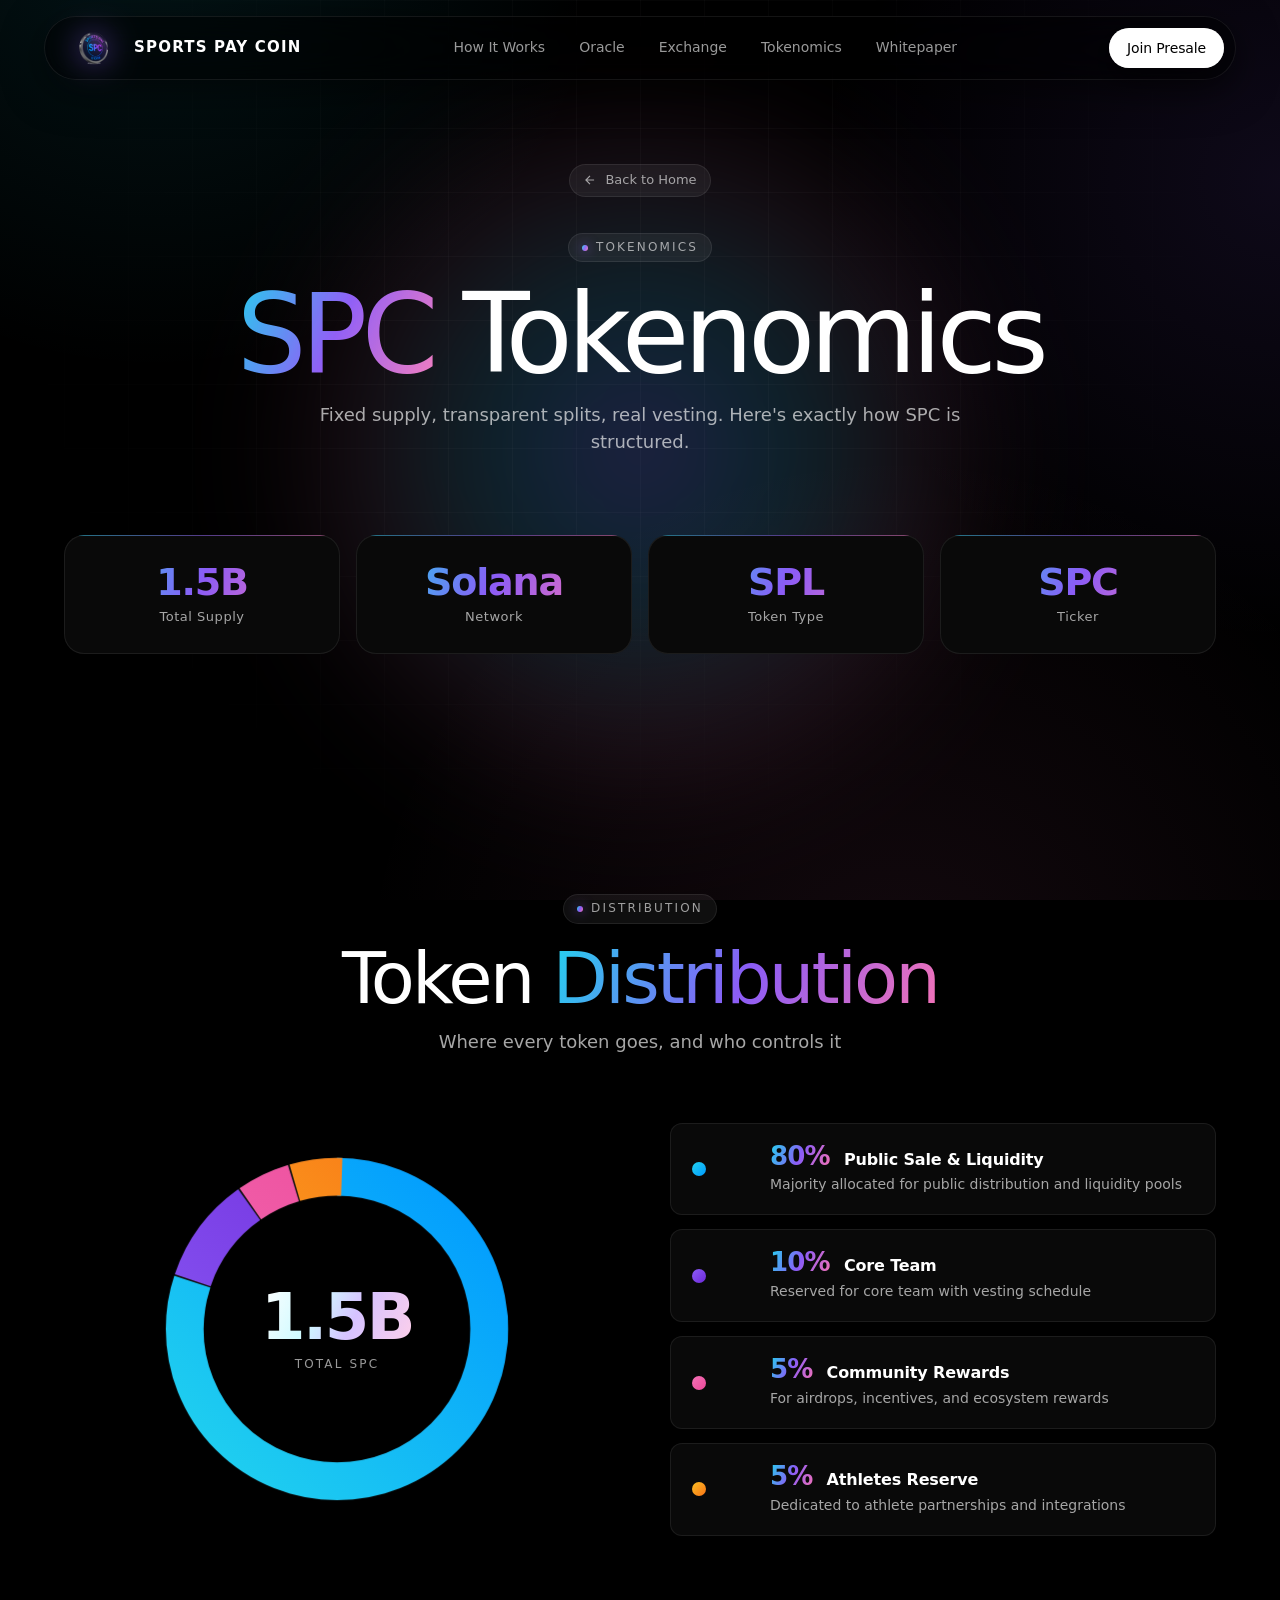
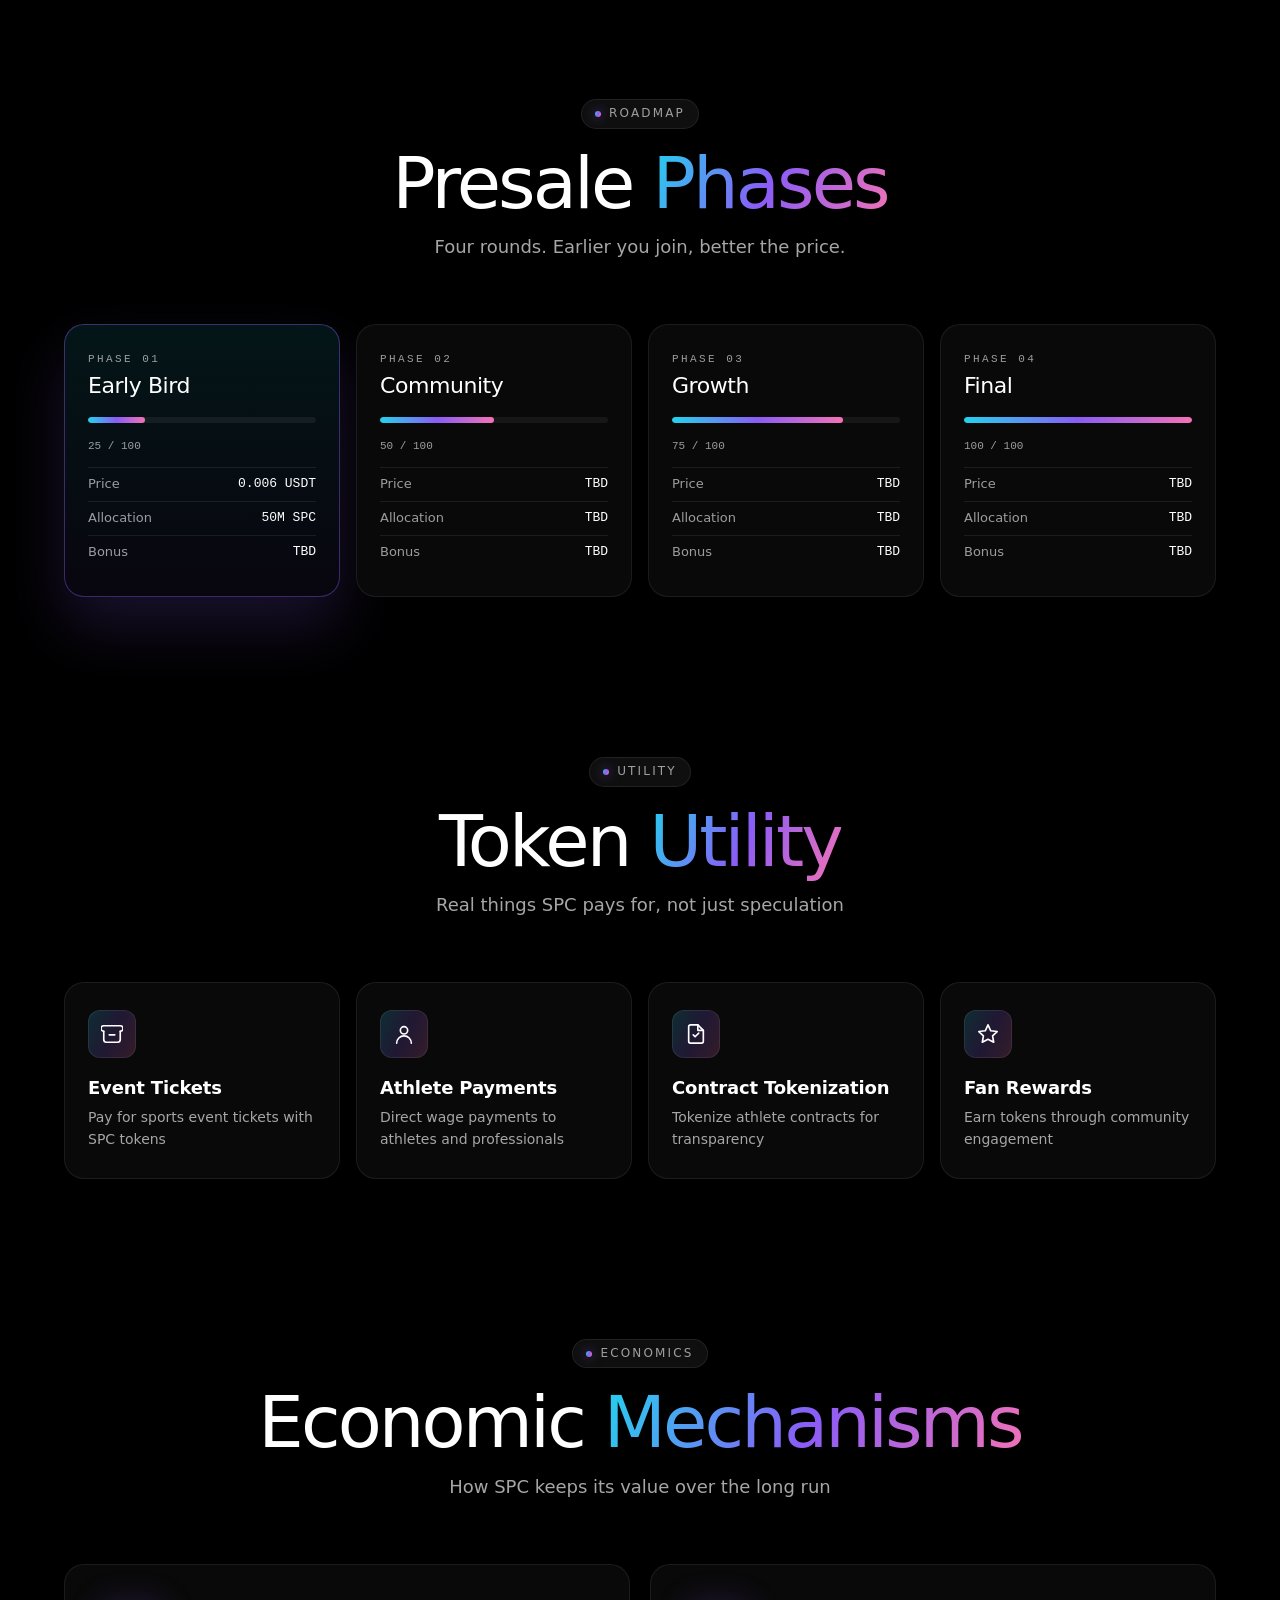
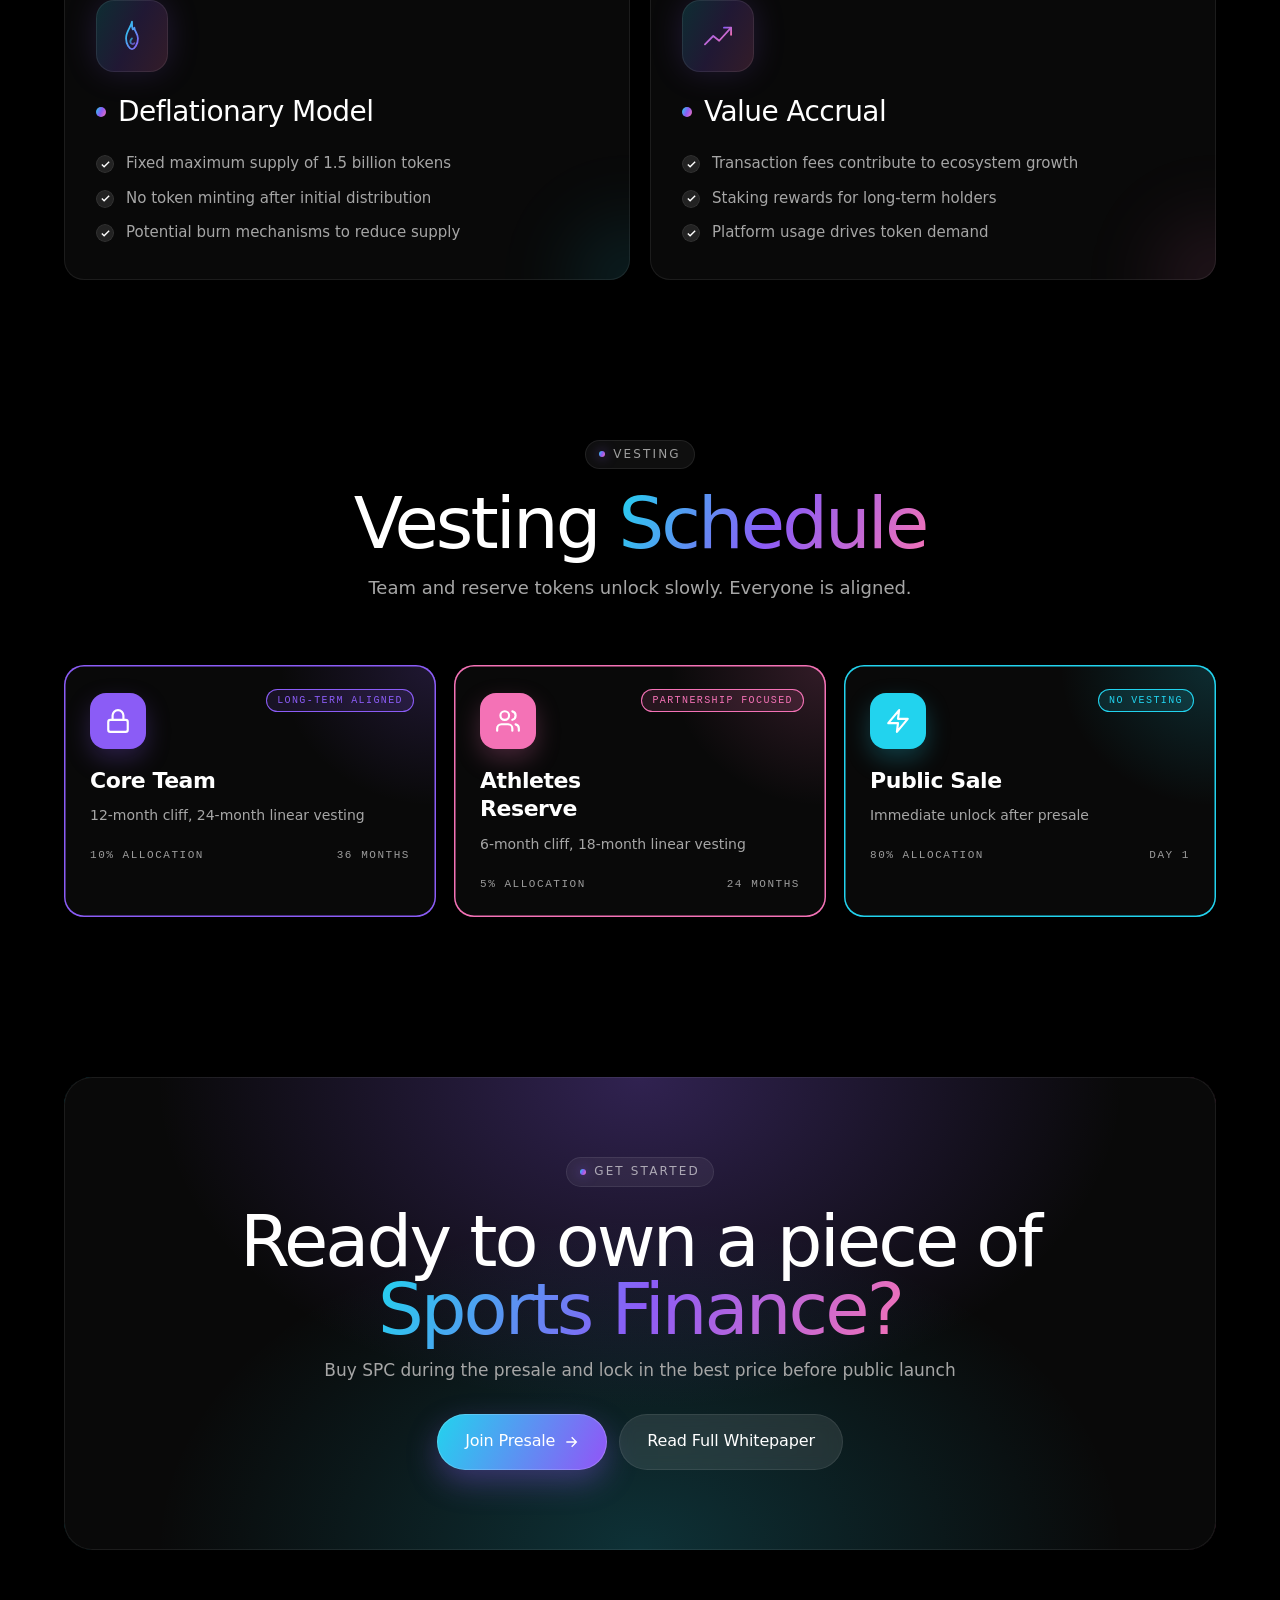
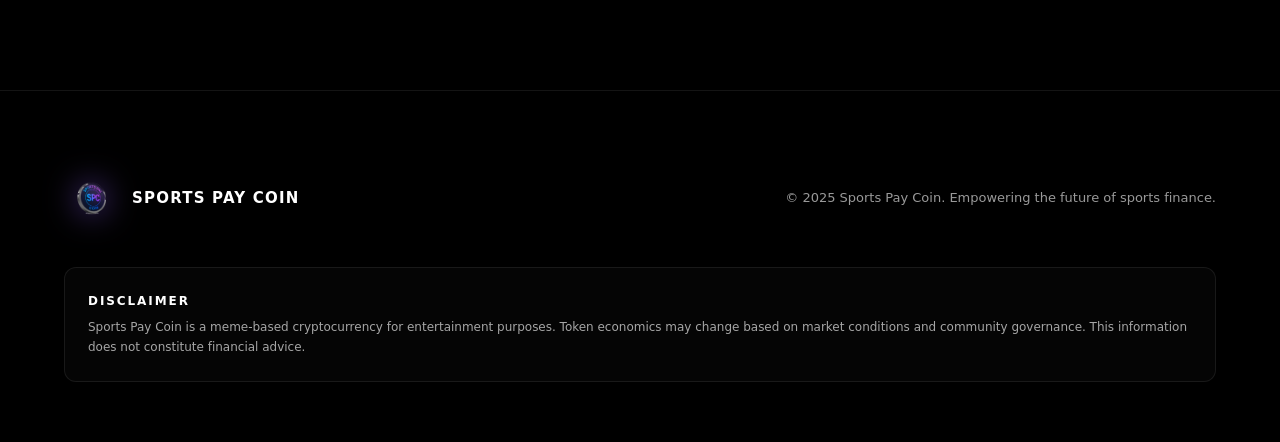
<file: tokenomics.html>
<!DOCTYPE html>
<html lang="en">
<head>
<meta charset="UTF-8" />
<meta name="viewport" content="width=device-width, initial-scale=1.0" />
<meta http-equiv="Content-Security-Policy" content="default-src 'self'; script-src 'self' 'unsafe-inline' https://unpkg.com; style-src 'self' 'unsafe-inline' https://fonts.googleapis.com; font-src 'self' https://fonts.gstatic.com; img-src 'self' https: data:; connect-src 'self' https://api.rss2json.com https://api.coingecko.com; object-src 'none'; base-uri 'self'; frame-ancestors 'none'; form-action 'self'; upgrade-insecure-requests" />
<meta name="referrer" content="strict-origin-when-cross-origin" />
<title>SPC Tokenomics | SportsPayCoin</title>
<meta name="description" content="A transparent and sustainable token economy designed to empower the sports community." />
<link rel="stylesheet" href="styles.css" />
</head>
<body>

<!-- Cursor-follow background glow -->
<div class="cursor-glow" aria-hidden="true"></div>

<!-- Navigation -->
<nav class="nav">
  <div class="nav-inner">
    <a href="index.html" class="brand">
      <span class="brand-coin"></span>
      <span>Sports Pay Coin</span>
    </a>
    <ul class="nav-links">
      <li><a href="how-it-works.html">How It Works</a></li>
      <li><a href="oracle.html">Oracle</a></li>
      <li><a href="exchange.html">Exchange</a></li>
      <li><a href="tokenomics.html">Tokenomics</a></li>
      <li><a href="whitepaper.html">Whitepaper</a></li>
    </ul>
    <a href="index.html#presale" class="btn btn-primary nav-cta">Join Presale</a>
  </div>
</nav>

<!-- TK Hero -->
<header class="tk-hero">
  <div class="container">
    <a href="index.html" class="back-link">
      <svg width="14" height="14" viewBox="0 0 24 24" fill="none" stroke="currentColor" stroke-width="2"><path d="M19 12H5M12 19l-7-7 7-7"/></svg>
      Back to Home
    </a>
    <div style="margin-top: 36px;">
      <span class="eyebrow"><span class="dot"></span>Tokenomics</span>
    </div>
    <h1 class="h-display"><span class="gradient-text">SPC</span> Tokenomics</h1>
    <p class="lead">Fixed supply, transparent splits, real vesting. Here's exactly how SPC is structured.</p>
  </div>
</header>

<!-- Token specs -->
<section style="padding-top: 40px;">
  <div class="container">
    <div class="specs-grid">
      <div class="spec-card reveal">
        <div class="spec-num">1.5B</div>
        <div class="spec-label">Total Supply</div>
      </div>
      <div class="spec-card reveal">
        <div class="spec-num">Solana</div>
        <div class="spec-label">Network</div>
      </div>
      <div class="spec-card reveal">
        <div class="spec-num">SPL</div>
        <div class="spec-label">Token Type</div>
      </div>
      <div class="spec-card reveal">
        <div class="spec-num">SPC</div>
        <div class="spec-label">Ticker</div>
      </div>
    </div>
  </div>
</section>

<!-- Token Distribution -->
<section>
  <div class="container">
    <div class="section-head reveal">
      <span class="eyebrow"><span class="dot"></span>Distribution</span>
      <h2 class="h-section">Token <span class="gradient-text">Distribution</span></h2>
      <p class="lead">Where every token goes, and who controls it</p>
    </div>

    <div class="dist-grid">
      <div class="donut-wrap reveal">
        <svg id="donut" width="100%" height="100%"></svg>
        <div class="donut-center">
          <div class="num">1.5B</div>
          <div class="lbl">Total SPC</div>
        </div>
      </div>

      <div class="dist-cards reveal">
        <div class="dist-card">
          <span class="swatch-large" style="background: linear-gradient(135deg,#22d3ee,#0099ff);"></span>
          <div>
            <div style="display:flex; align-items:baseline; gap:14px;">
              <span class="pct gradient-text">80%</span>
              <h4>Public Sale & Liquidity</h4>
            </div>
            <p>Majority allocated for public distribution and liquidity pools</p>
          </div>
        </div>
        <div class="dist-card">
          <span class="swatch-large" style="background: linear-gradient(135deg,#8b5cf6,#6d28d9);"></span>
          <div>
            <div style="display:flex; align-items:baseline; gap:14px;">
              <span class="pct gradient-text">10%</span>
              <h4>Core Team</h4>
            </div>
            <p>Reserved for core team with vesting schedule</p>
          </div>
        </div>
        <div class="dist-card">
          <span class="swatch-large" style="background: linear-gradient(135deg,#f472b6,#ec4899);"></span>
          <div>
            <div style="display:flex; align-items:baseline; gap:14px;">
              <span class="pct gradient-text">5%</span>
              <h4>Community Rewards</h4>
            </div>
            <p>For airdrops, incentives, and ecosystem rewards</p>
          </div>
        </div>
        <div class="dist-card">
          <span class="swatch-large" style="background: linear-gradient(135deg,#fbbf24,#f97316);"></span>
          <div>
            <div style="display:flex; align-items:baseline; gap:14px;">
              <span class="pct gradient-text">5%</span>
              <h4>Athletes Reserve</h4>
            </div>
            <p>Dedicated to athlete partnerships and integrations</p>
          </div>
        </div>
      </div>
    </div>
  </div>
</section>

<!-- Presale Phases -->
<section>
  <div class="container">
    <div class="section-head reveal">
      <span class="eyebrow"><span class="dot"></span>Roadmap</span>
      <h2 class="h-section">Presale <span class="gradient-text">Phases</span></h2>
      <p class="lead">Four rounds. Earlier you join, better the price.</p>
    </div>

    <div class="phases">
      <div class="phase-card active reveal">
        <div class="phase-num">Phase 01</div>
        <div class="phase-name">Early Bird</div>
        <div class="phase-progress"><div class="fill" style="width: 25%;"></div></div>
        <div class="phase-marker">25 / 100</div>
        <div class="phase-row"><span class="k">Price</span><span class="v">0.006 USDT</span></div>
        <div class="phase-row"><span class="k">Allocation</span><span class="v">50M SPC</span></div>
        <div class="phase-row"><span class="k">Bonus</span><span class="v">TBD</span></div>
      </div>

      <div class="phase-card reveal">
        <div class="phase-num">Phase 02</div>
        <div class="phase-name">Community</div>
        <div class="phase-progress"><div class="fill" style="width: 50%;"></div></div>
        <div class="phase-marker">50 / 100</div>
        <div class="phase-row"><span class="k">Price</span><span class="v">TBD</span></div>
        <div class="phase-row"><span class="k">Allocation</span><span class="v">TBD</span></div>
        <div class="phase-row"><span class="k">Bonus</span><span class="v">TBD</span></div>
      </div>

      <div class="phase-card reveal">
        <div class="phase-num">Phase 03</div>
        <div class="phase-name">Growth</div>
        <div class="phase-progress"><div class="fill" style="width: 75%;"></div></div>
        <div class="phase-marker">75 / 100</div>
        <div class="phase-row"><span class="k">Price</span><span class="v">TBD</span></div>
        <div class="phase-row"><span class="k">Allocation</span><span class="v">TBD</span></div>
        <div class="phase-row"><span class="k">Bonus</span><span class="v">TBD</span></div>
      </div>

      <div class="phase-card reveal">
        <div class="phase-num">Phase 04</div>
        <div class="phase-name">Final</div>
        <div class="phase-progress"><div class="fill" style="width: 100%;"></div></div>
        <div class="phase-marker">100 / 100</div>
        <div class="phase-row"><span class="k">Price</span><span class="v">TBD</span></div>
        <div class="phase-row"><span class="k">Allocation</span><span class="v">TBD</span></div>
        <div class="phase-row"><span class="k">Bonus</span><span class="v">TBD</span></div>
      </div>
    </div>
  </div>
</section>

<!-- Token Utility -->
<section>
  <div class="container">
    <div class="section-head reveal">
      <span class="eyebrow"><span class="dot"></span>Utility</span>
      <h2 class="h-section">Token <span class="gradient-text">Utility</span></h2>
      <p class="lead">Real things SPC pays for, not just speculation</p>
    </div>

    <div class="utility-grid">
      <div class="utility-card reveal">
        <div class="utility-icon">
          <svg viewBox="0 0 24 24" fill="none" stroke="currentColor" stroke-width="1.8" stroke-linecap="round" stroke-linejoin="round">
            <path d="M3 9a3 3 0 0 1 0-6h18a3 3 0 0 1 0 6"/>
            <path d="M3 9v9a3 3 0 0 0 3 3h12a3 3 0 0 0 3-3V9"/>
            <path d="M9 13h6"/>
          </svg>
        </div>
        <h3>Event Tickets</h3>
        <p>Pay for sports event tickets with SPC tokens</p>
      </div>

      <div class="utility-card reveal">
        <div class="utility-icon">
          <svg viewBox="0 0 24 24" fill="none" stroke="currentColor" stroke-width="1.8" stroke-linecap="round" stroke-linejoin="round">
            <circle cx="12" cy="8" r="4"/>
            <path d="M4 22a8 8 0 0 1 16 0"/>
          </svg>
        </div>
        <h3>Athlete Payments</h3>
        <p>Direct wage payments to athletes and professionals</p>
      </div>

      <div class="utility-card reveal">
        <div class="utility-icon">
          <svg viewBox="0 0 24 24" fill="none" stroke="currentColor" stroke-width="1.8" stroke-linecap="round" stroke-linejoin="round">
            <path d="M14 2H6a2 2 0 0 0-2 2v16a2 2 0 0 0 2 2h12a2 2 0 0 0 2-2V8z"/>
            <path d="M14 2v6h6M9 13l2 2 4-4"/>
          </svg>
        </div>
        <h3>Contract Tokenization</h3>
        <p>Tokenize athlete contracts for transparency</p>
      </div>

      <div class="utility-card reveal">
        <div class="utility-icon">
          <svg viewBox="0 0 24 24" fill="none" stroke="currentColor" stroke-width="1.8" stroke-linecap="round" stroke-linejoin="round">
            <polygon points="12 2 15 8.5 22 9.3 17 14 18.2 21 12 17.8 5.8 21 7 14 2 9.3 9 8.5 12 2"/>
          </svg>
        </div>
        <h3>Fan Rewards</h3>
        <p>Earn tokens through community engagement</p>
      </div>
    </div>
  </div>
</section>

<!-- Economic Mechanisms -->
<section>
  <div class="container">
    <div class="section-head reveal">
      <span class="eyebrow"><span class="dot"></span>Economics</span>
      <h2 class="h-section">Economic <span class="gradient-text">Mechanisms</span></h2>
      <p class="lead">How SPC keeps its value over the long run</p>
    </div>

    <div class="econ-grid">
      <div class="econ-card reveal">
        <div class="econ-icon">
          <svg viewBox="0 0 64 64" fill="none" stroke="url(#egrad1)" stroke-width="3" stroke-linecap="round" stroke-linejoin="round" aria-hidden="true">
            <defs>
              <linearGradient id="egrad1" x1="0" x2="1" y1="0" y2="1">
                <stop offset="0%" stop-color="#22d3ee"/><stop offset="100%" stop-color="#8b5cf6"/>
              </linearGradient>
            </defs>
            <!-- Flame: single clean shape representing burn / deflation -->
            <path d="M32 8 C 30 18 22 24 22 36 C 22 46 28 54 32 54 C 36 54 42 46 42 36 C 42 28 36 24 36 18 C 34 22 32 24 32 8 Z"/>
            <path d="M32 36 C 30 38 28 41 30 44 C 32 46 35 46 36 44" opacity="0.7"/>
          </svg>
        </div>
        <h3>Deflationary Model</h3>
        <ul class="econ-list">
          <li>Fixed maximum supply of 1.5 billion tokens</li>
          <li>No token minting after initial distribution</li>
          <li>Potential burn mechanisms to reduce supply</li>
        </ul>
      </div>
      <div class="econ-card reveal">
        <div class="econ-icon">
          <svg viewBox="0 0 64 64" fill="none" stroke="url(#egrad2)" stroke-width="3" stroke-linecap="round" stroke-linejoin="round" aria-hidden="true">
            <defs>
              <linearGradient id="egrad2" x1="0" x2="1" y1="0" y2="1">
                <stop offset="0%" stop-color="#8b5cf6"/><stop offset="100%" stop-color="#f472b6"/>
              </linearGradient>
            </defs>
            <!-- Trending up: single clean line with arrowhead -->
            <polyline points="10 46 24 32 34 40 54 18"/>
            <polyline points="42 18 54 18 54 30"/>
          </svg>
        </div>
        <h3>Value Accrual</h3>
        <ul class="econ-list">
          <li>Transaction fees contribute to ecosystem growth</li>
          <li>Staking rewards for long-term holders</li>
          <li>Platform usage drives token demand</li>
        </ul>
      </div>
    </div>
  </div>
</section>

<!-- Vesting -->
<section>
  <div class="container">
    <div class="section-head reveal">
      <span class="eyebrow"><span class="dot"></span>Vesting</span>
      <h2 class="h-section">Vesting <span class="gradient-text">Schedule</span></h2>
      <p class="lead">Team and reserve tokens unlock slowly. Everyone is aligned.</p>
    </div>

    <div class="vest-grid reveal">
      <div class="vest-card vest-violet">
        <span class="vest-tag">Long-term aligned</span>
        <div class="vest-icon" aria-hidden="true">
          <svg viewBox="0 0 24 24" fill="none" stroke="currentColor" stroke-width="2" stroke-linecap="round" stroke-linejoin="round">
            <rect x="3" y="11" width="18" height="11" rx="2"/>
            <path d="M7 11V7a5 5 0 0 1 10 0v4"/>
          </svg>
        </div>
        <h3 class="vest-name">Core Team</h3>
        <div class="vest-detail">12-month cliff, 24-month linear vesting</div>
        <div class="vest-meta">
          <span>10% allocation</span>
          <span>36 months</span>
        </div>
      </div>
      <div class="vest-card vest-pink">
        <span class="vest-tag">Partnership focused</span>
        <div class="vest-icon" aria-hidden="true">
          <svg viewBox="0 0 24 24" fill="none" stroke="currentColor" stroke-width="2" stroke-linecap="round" stroke-linejoin="round">
            <path d="M16 21v-2a4 4 0 0 0-4-4H6a4 4 0 0 0-4 4v2"/>
            <circle cx="9" cy="7" r="4"/>
            <path d="M22 21v-2a4 4 0 0 0-3-3.87"/>
            <path d="M16 3.13a4 4 0 0 1 0 7.75"/>
          </svg>
        </div>
        <h3 class="vest-name">Athletes Reserve</h3>
        <div class="vest-detail">6-month cliff, 18-month linear vesting</div>
        <div class="vest-meta">
          <span>5% allocation</span>
          <span>24 months</span>
        </div>
      </div>
      <div class="vest-card vest-cyan">
        <span class="vest-tag">No vesting</span>
        <div class="vest-icon" aria-hidden="true">
          <svg viewBox="0 0 24 24" fill="none" stroke="currentColor" stroke-width="2" stroke-linecap="round" stroke-linejoin="round">
            <polygon points="13 2 3 14 12 14 11 22 21 10 12 10 13 2"/>
          </svg>
        </div>
        <h3 class="vest-name">Public Sale</h3>
        <div class="vest-detail">Immediate unlock after presale</div>
        <div class="vest-meta">
          <span>80% allocation</span>
          <span>Day 1</span>
        </div>
      </div>
    </div>
  </div>
</section>

<!-- Final CTA -->
<section>
  <div class="container">
    <div class="final-cta reveal">
      <span class="eyebrow"><span class="dot"></span>Get Started</span>
      <h2 class="h-section" style="margin-top: 20px;">Ready to own a piece of <span class="gradient-text">Sports Finance?</span></h2>
      <p>Buy SPC during the presale and lock in the best price before public launch</p>
      <div class="ctas">
        <a href="index.html#presale" class="btn btn-grad btn-lg">
          Join Presale
          <span class="btn-arrow"><svg width="16" height="16" viewBox="0 0 24 24" fill="none" stroke="currentColor" stroke-width="2"><path d="M5 12h14M13 5l7 7-7 7"/></svg></span>
        </a>
        <a href="whitepaper.html" class="btn btn-frost btn-lg">Read Full Whitepaper</a>
      </div>
    </div>
  </div>
</section>

<!-- Footer -->
<footer class="footer">
  <div class="container">
    <div class="footer-top">
      <div class="brand">
        <span class="brand-coin"></span>
        <span>Sports Pay Coin</span>
      </div>
      <div class="footer-copy">© 2025 Sports Pay Coin. Empowering the future of sports finance.</div>
    </div>
    <div class="footer-disclaimer">
      <strong>Disclaimer</strong>
      Sports Pay Coin is a meme-based cryptocurrency for entertainment purposes. Token economics may change based on market conditions and community governance. This information does not constitute financial advice.
    </div>
  </div>
</footer>

<script src="script.js"></script>
</body>
</html>
</file>
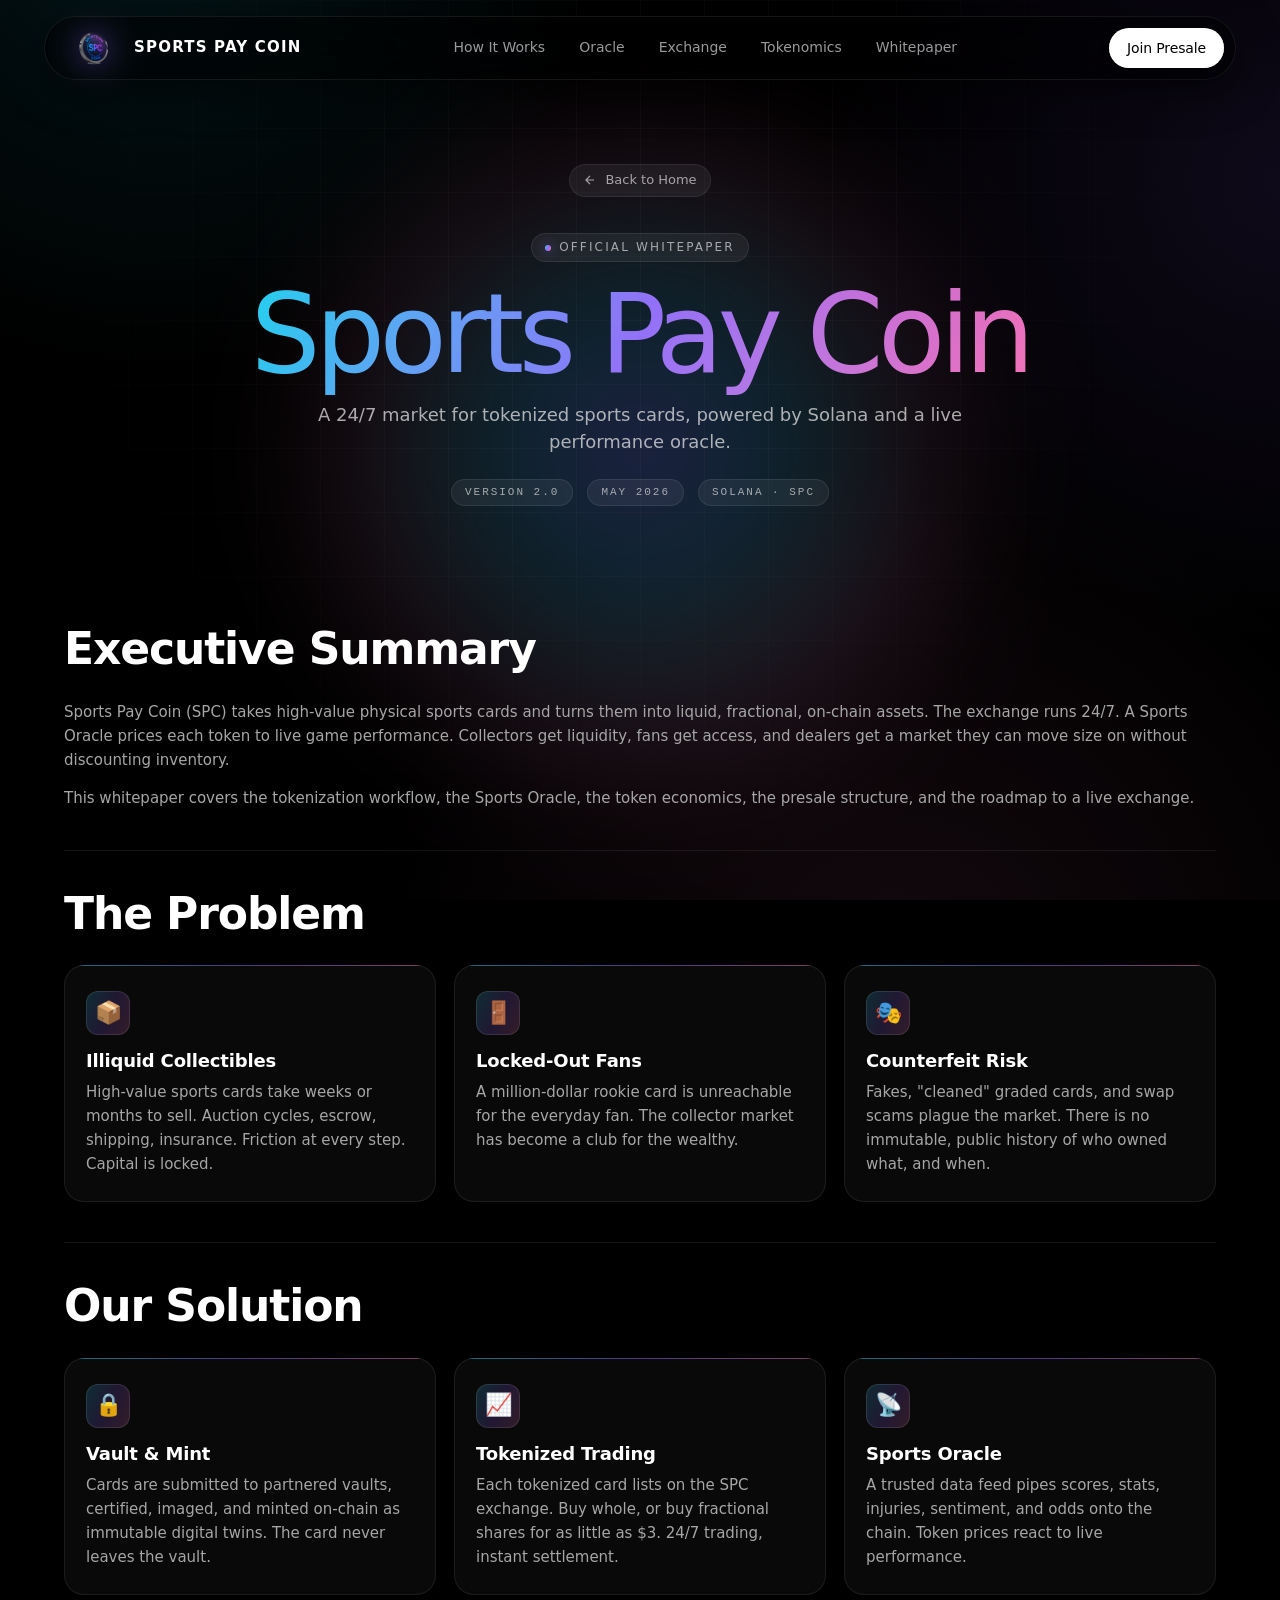
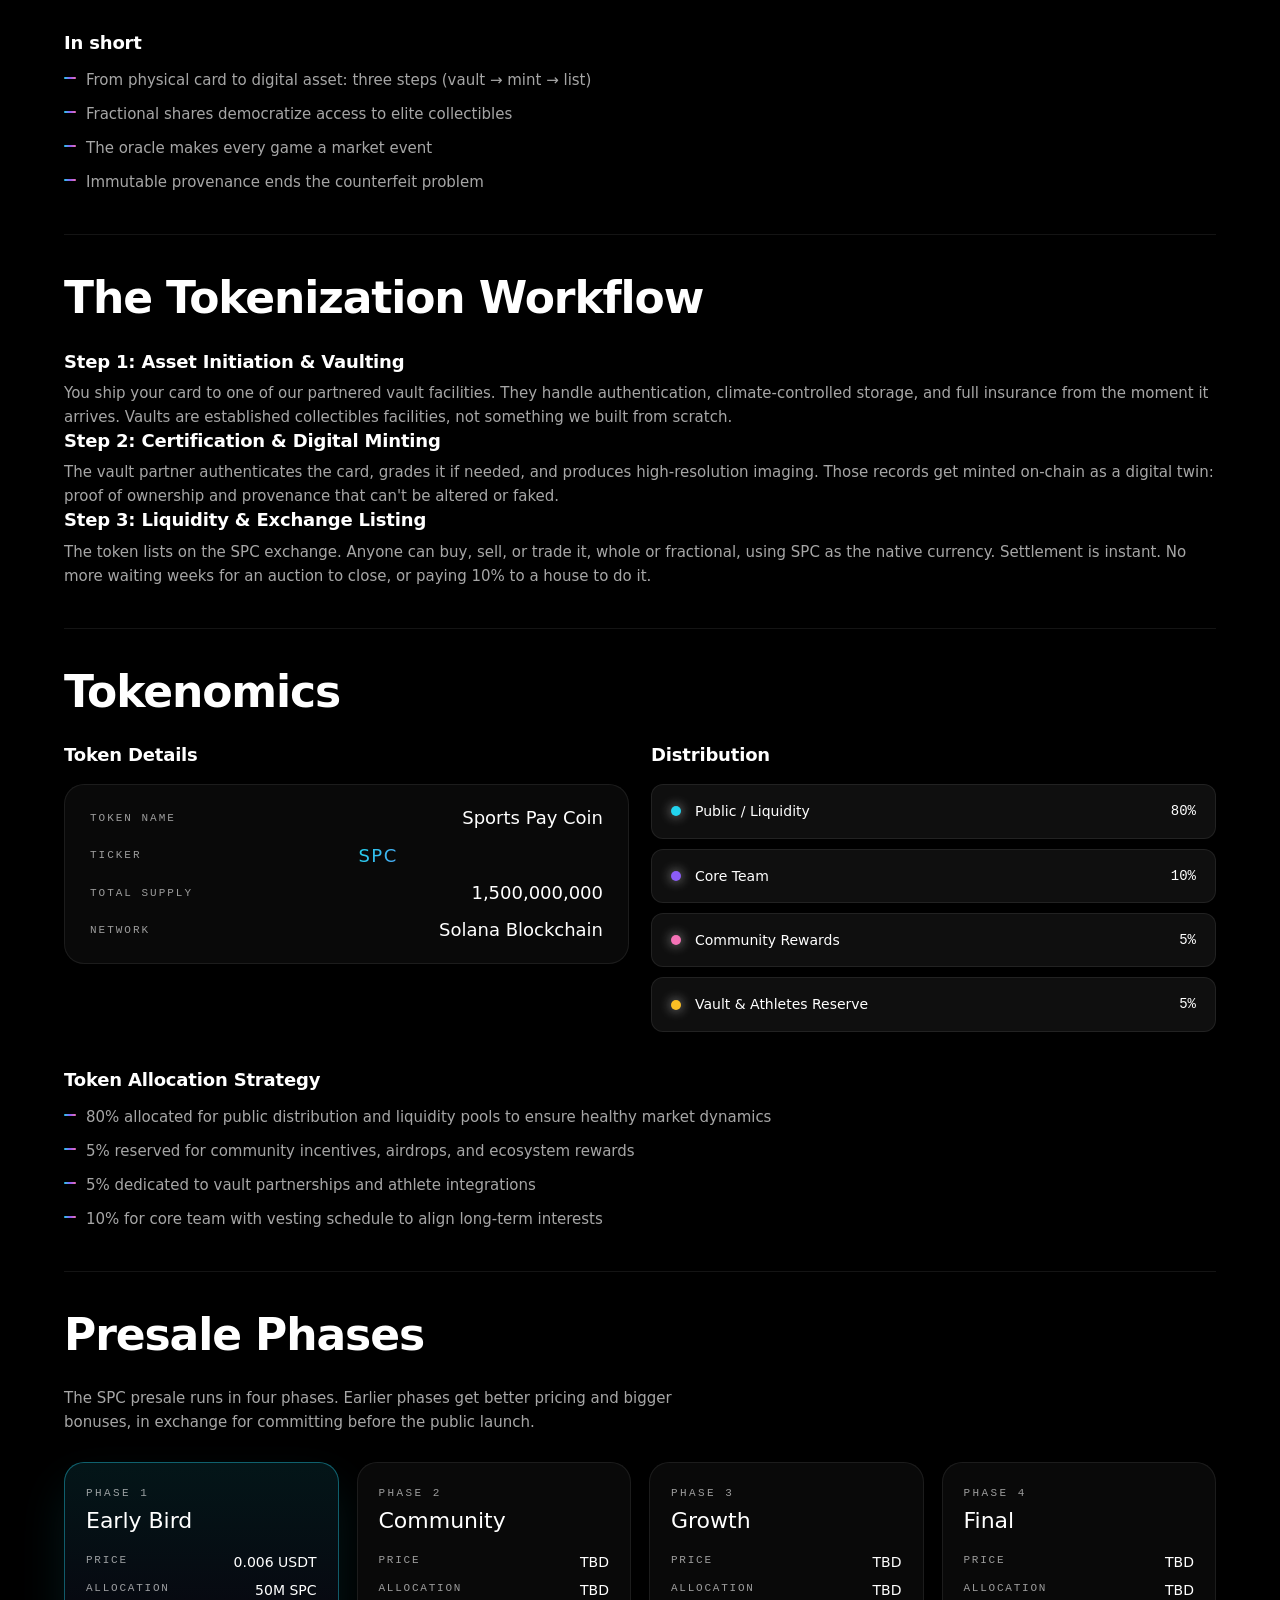
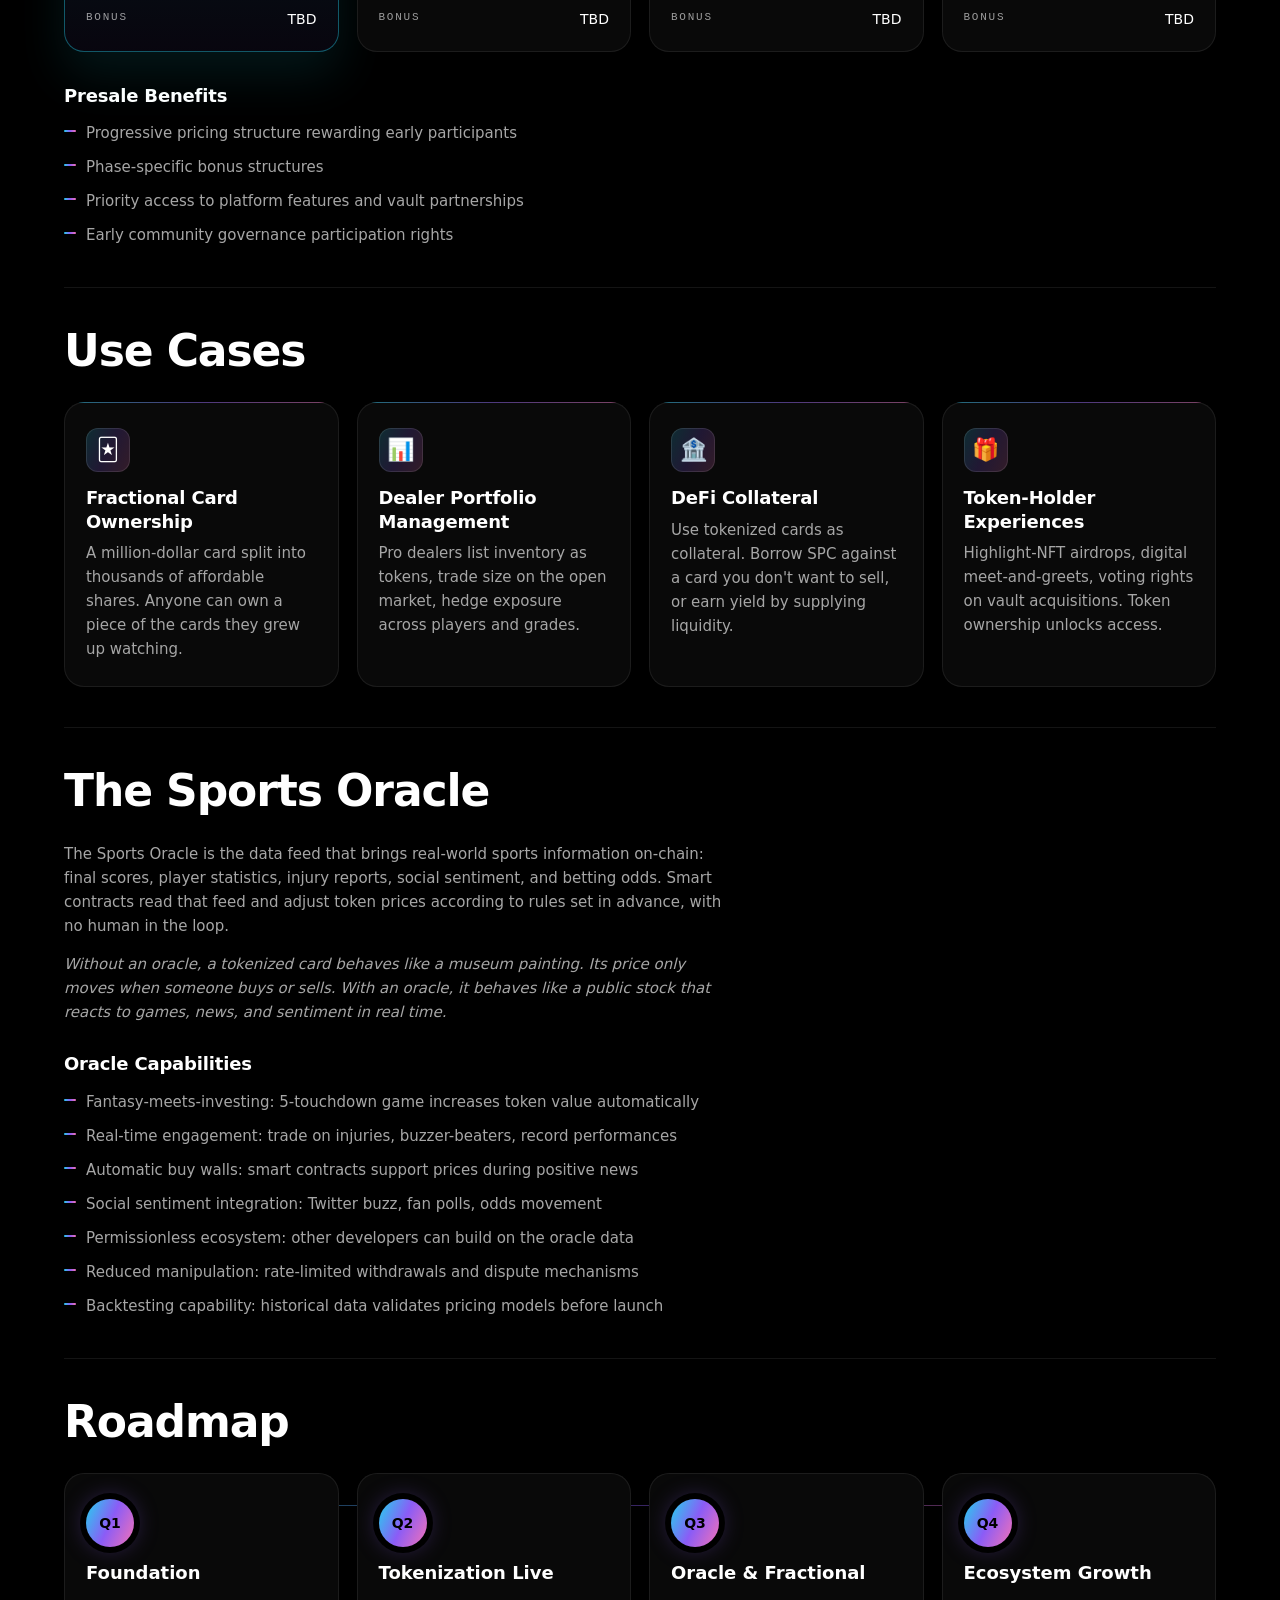
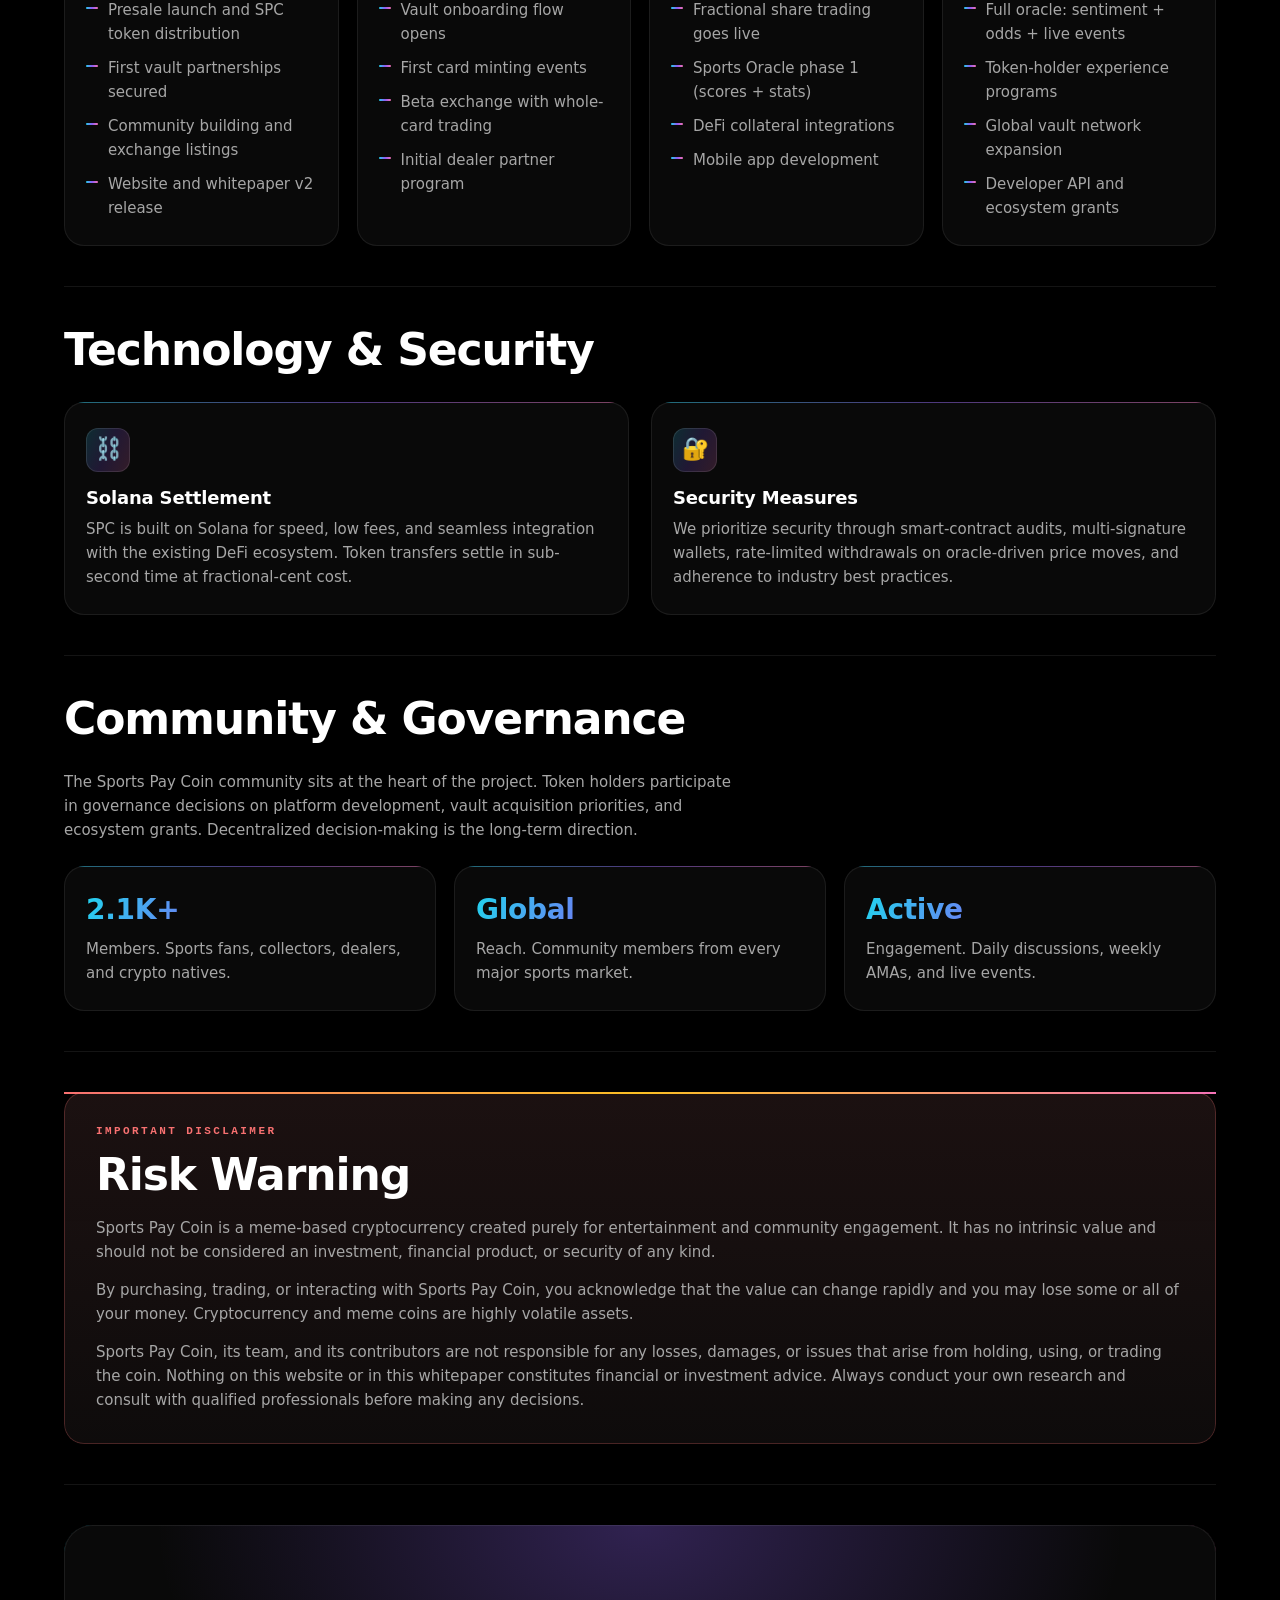
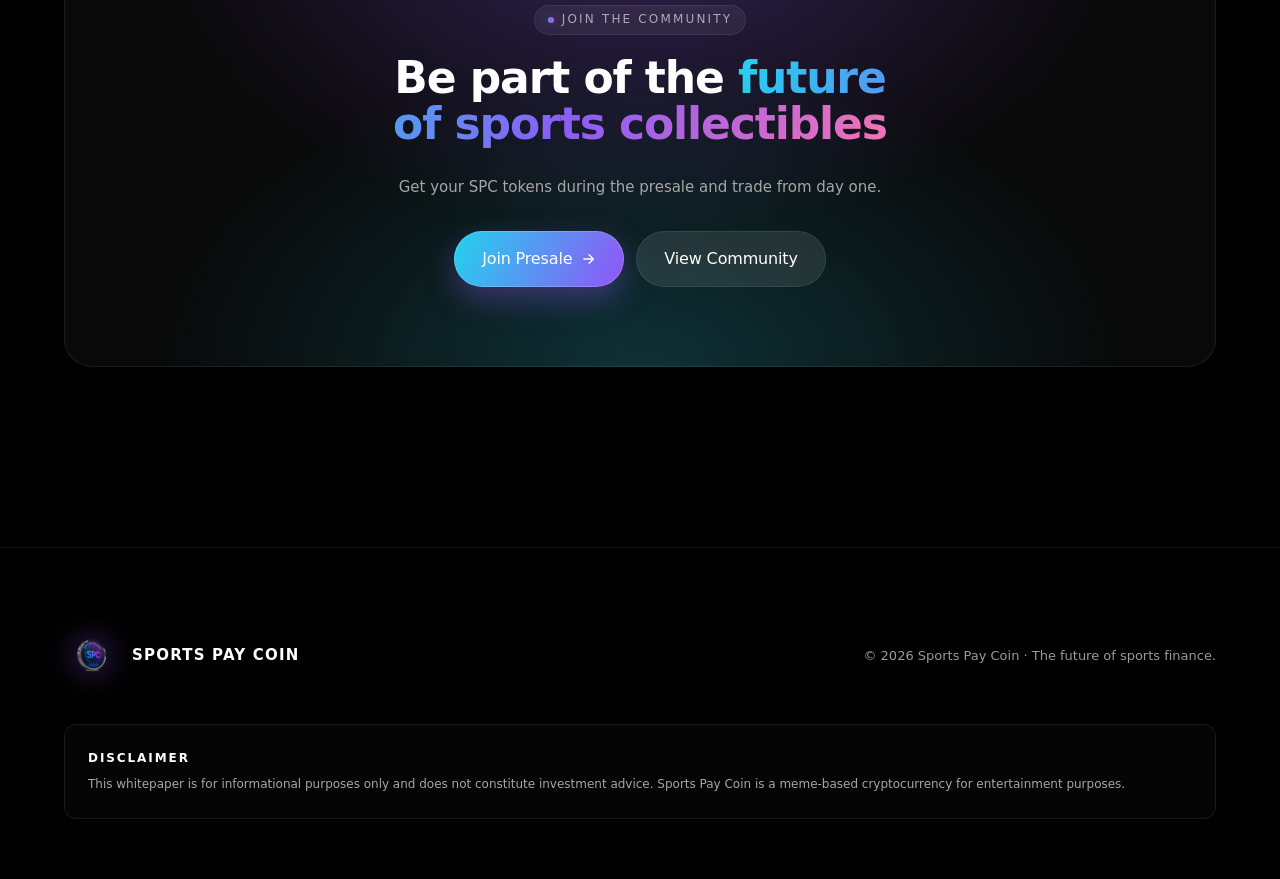
<file: whitepaper.html>
<!DOCTYPE html>
<html lang="en">
<head>
<meta charset="UTF-8" />
<meta name="viewport" content="width=device-width, initial-scale=1.0" />
<meta http-equiv="Content-Security-Policy" content="default-src 'self'; script-src 'self' 'unsafe-inline' https://unpkg.com; style-src 'self' 'unsafe-inline' https://fonts.googleapis.com; font-src 'self' https://fonts.gstatic.com; img-src 'self' https: data:; connect-src 'self' https://api.rss2json.com https://api.coingecko.com; object-src 'none'; base-uri 'self'; frame-ancestors 'none'; form-action 'self'; upgrade-insecure-requests" />
<meta name="referrer" content="strict-origin-when-cross-origin" />
<title>Whitepaper | SportsPayCoin</title>
<meta name="description" content="The Sports Pay Coin whitepaper. Vision, tokenomics, the tokenization workflow, the Sports Oracle, presale, and roadmap." />
<link rel="stylesheet" href="styles.css" />
</head>
<body>

<div class="cursor-glow" aria-hidden="true"></div>

<nav class="nav">
  <div class="nav-inner">
    <a href="index.html" class="brand">
      <span class="brand-coin"></span>
      <span>Sports Pay Coin</span>
    </a>
    <ul class="nav-links">
      <li><a href="how-it-works.html">How It Works</a></li>
      <li><a href="oracle.html">Oracle</a></li>
      <li><a href="exchange.html">Exchange</a></li>
      <li><a href="tokenomics.html">Tokenomics</a></li>
      <li><a href="whitepaper.html">Whitepaper</a></li>
    </ul>
    <a href="index.html#presale" class="btn btn-primary nav-cta">Join Presale</a>
  </div>
</nav>

<!-- WP Hero -->
<header class="tk-hero">
  <div class="container">
    <a href="index.html" class="back-link">
      <svg width="14" height="14" viewBox="0 0 24 24" fill="none" stroke="currentColor" stroke-width="2"><path d="M19 12H5M12 19l-7-7 7-7"/></svg>
      Back to Home
    </a>
    <div style="margin-top: 36px;">
      <span class="eyebrow"><span class="dot"></span>Official Whitepaper</span>
    </div>
    <h1 class="h-display"><span class="gradient-text">Sports Pay Coin</span></h1>
    <p class="lead">A 24/7 market for tokenized sports cards, powered by Solana and a live performance oracle.</p>
    <div class="wp-meta">
      <span>Version 2.0</span>
      <span>May 2026</span>
      <span>Solana · SPC</span>
    </div>
  </div>
</header>

<main class="container" style="padding: 40px 24px 80px;">

  <!-- Executive Summary -->
  <section class="wp-section reveal">
    <h2>Executive Summary</h2>
    <p>Sports Pay Coin (SPC) takes high-value physical sports cards and turns them into liquid, fractional, on-chain assets. The exchange runs 24/7. A Sports Oracle prices each token to live game performance. Collectors get liquidity, fans get access, and dealers get a market they can move size on without discounting inventory.</p>
    <p>This whitepaper covers the tokenization workflow, the Sports Oracle, the token economics, the presale structure, and the roadmap to a live exchange.</p>
  </section>

  <!-- The Problem -->
  <section class="wp-section reveal">
    <h2>The Problem</h2>
    <div class="wp-grid-3">
      <div class="wp-card">
        <div class="ic">📦</div>
        <h3>Illiquid Collectibles</h3>
        <p>High-value sports cards take weeks or months to sell. Auction cycles, escrow, shipping, insurance. Friction at every step. Capital is locked.</p>
      </div>
      <div class="wp-card">
        <div class="ic">🚪</div>
        <h3>Locked-Out Fans</h3>
        <p>A million-dollar rookie card is unreachable for the everyday fan. The collector market has become a club for the wealthy.</p>
      </div>
      <div class="wp-card">
        <div class="ic">🎭</div>
        <h3>Counterfeit Risk</h3>
        <p>Fakes, "cleaned" graded cards, and swap scams plague the market. There is no immutable, public history of who owned what, and when.</p>
      </div>
    </div>
  </section>

  <!-- Our Solution -->
  <section class="wp-section reveal">
    <h2>Our Solution</h2>
    <div class="wp-grid-3">
      <div class="wp-card">
        <div class="ic">🔒</div>
        <h3>Vault &amp; Mint</h3>
        <p>Cards are submitted to partnered vaults, certified, imaged, and minted on-chain as immutable digital twins. The card never leaves the vault.</p>
      </div>
      <div class="wp-card">
        <div class="ic">📈</div>
        <h3>Tokenized Trading</h3>
        <p>Each tokenized card lists on the SPC exchange. Buy whole, or buy fractional shares for as little as $3. 24/7 trading, instant settlement.</p>
      </div>
      <div class="wp-card">
        <div class="ic">📡</div>
        <h3>Sports Oracle</h3>
        <p>A trusted data feed pipes scores, stats, injuries, sentiment, and odds onto the chain. Token prices react to live performance.</p>
      </div>
    </div>

    <h3 style="margin: 36px 0 0;">In short</h3>
    <ul class="wp-bullets">
      <li>From physical card to digital asset: three steps (vault → mint → list)</li>
      <li>Fractional shares democratize access to elite collectibles</li>
      <li>The oracle makes every game a market event</li>
      <li>Immutable provenance ends the counterfeit problem</li>
    </ul>
  </section>

  <!-- The Workflow -->
  <section class="wp-section reveal">
    <h2>The Tokenization Workflow</h2>

    <h3>Step 1: Asset Initiation &amp; Vaulting</h3>
    <p>You ship your card to one of our partnered vault facilities. They handle authentication, climate-controlled storage, and full insurance from the moment it arrives. Vaults are established collectibles facilities, not something we built from scratch.</p>

    <h3>Step 2: Certification &amp; Digital Minting</h3>
    <p>The vault partner authenticates the card, grades it if needed, and produces high-resolution imaging. Those records get minted on-chain as a digital twin: proof of ownership and provenance that can't be altered or faked.</p>

    <h3>Step 3: Liquidity &amp; Exchange Listing</h3>
    <p>The token lists on the SPC exchange. Anyone can buy, sell, or trade it, whole or fractional, using SPC as the native currency. Settlement is instant. No more waiting weeks for an auction to close, or paying 10% to a house to do it.</p>
  </section>

  <!-- Tokenomics -->
  <section class="wp-section reveal">
    <h2>Tokenomics</h2>
    <div class="wp-grid-2">
      <div>
        <h3 style="margin-bottom: 18px;">Token Details</h3>
        <dl class="wp-spec-row">
          <dt>Token Name</dt><dd>Sports Pay Coin</dd>
          <dt>Ticker</dt><dd class="brand">SPC</dd>
          <dt>Total Supply</dt><dd>1,500,000,000</dd>
          <dt>Network</dt><dd>Solana Blockchain</dd>
        </dl>
      </div>
      <div>
        <h3 style="margin-bottom: 18px;">Distribution</h3>
        <ul class="wp-alloc-list">
          <li><span class="lab">Public / Liquidity</span><span class="pct">80%</span></li>
          <li><span class="lab">Core Team</span><span class="pct">10%</span></li>
          <li><span class="lab">Community Rewards</span><span class="pct">5%</span></li>
          <li><span class="lab">Vault &amp; Athletes Reserve</span><span class="pct">5%</span></li>
        </ul>
      </div>
    </div>

    <h3 style="margin: 36px 0 0;">Token Allocation Strategy</h3>
    <ul class="wp-bullets">
      <li>80% allocated for public distribution and liquidity pools to ensure healthy market dynamics</li>
      <li>5% reserved for community incentives, airdrops, and ecosystem rewards</li>
      <li>5% dedicated to vault partnerships and athlete integrations</li>
      <li>10% for core team with vesting schedule to align long-term interests</li>
    </ul>
  </section>

  <!-- Presale Phases -->
  <section class="wp-section reveal">
    <h2>Presale Phases</h2>
    <p style="max-width: 70ch; margin-bottom: 28px;">The SPC presale runs in four phases. Earlier phases get better pricing and bigger bonuses, in exchange for committing before the public launch.</p>

    <div class="wp-grid-4">
      <div class="wp-phase-card first">
        <div class="pn">Phase 1</div>
        <div class="pname">Early Bird</div>
        <div class="pinfo">
          <div class="row"><span class="k">Price</span><span class="v">0.006 USDT</span></div>
          <div class="row"><span class="k">Allocation</span><span class="v">50M SPC</span></div>
          <div class="row"><span class="k">Bonus</span><span class="v">TBD</span></div>
        </div>
      </div>
      <div class="wp-phase-card">
        <div class="pn">Phase 2</div>
        <div class="pname">Community</div>
        <div class="pinfo">
          <div class="row"><span class="k">Price</span><span class="v">TBD</span></div>
          <div class="row"><span class="k">Allocation</span><span class="v">TBD</span></div>
          <div class="row"><span class="k">Bonus</span><span class="v">TBD</span></div>
        </div>
      </div>
      <div class="wp-phase-card">
        <div class="pn">Phase 3</div>
        <div class="pname">Growth</div>
        <div class="pinfo">
          <div class="row"><span class="k">Price</span><span class="v">TBD</span></div>
          <div class="row"><span class="k">Allocation</span><span class="v">TBD</span></div>
          <div class="row"><span class="k">Bonus</span><span class="v">TBD</span></div>
        </div>
      </div>
      <div class="wp-phase-card">
        <div class="pn">Phase 4</div>
        <div class="pname">Final</div>
        <div class="pinfo">
          <div class="row"><span class="k">Price</span><span class="v">TBD</span></div>
          <div class="row"><span class="k">Allocation</span><span class="v">TBD</span></div>
          <div class="row"><span class="k">Bonus</span><span class="v">TBD</span></div>
        </div>
      </div>
    </div>

    <h3 style="margin-top: 32px;">Presale Benefits</h3>
    <ul class="wp-bullets">
      <li>Progressive pricing structure rewarding early participants</li>
      <li>Phase-specific bonus structures</li>
      <li>Priority access to platform features and vault partnerships</li>
      <li>Early community governance participation rights</li>
    </ul>
  </section>

  <!-- Use Cases -->
  <section class="wp-section reveal">
    <h2>Use Cases</h2>
    <div class="wp-grid-4">
      <div class="wp-card">
        <div class="ic">🃏</div>
        <h3>Fractional Card Ownership</h3>
        <p>A million-dollar card split into thousands of affordable shares. Anyone can own a piece of the cards they grew up watching.</p>
      </div>
      <div class="wp-card">
        <div class="ic">📊</div>
        <h3>Dealer Portfolio Management</h3>
        <p>Pro dealers list inventory as tokens, trade size on the open market, hedge exposure across players and grades.</p>
      </div>
      <div class="wp-card">
        <div class="ic">🏦</div>
        <h3>DeFi Collateral</h3>
        <p>Use tokenized cards as collateral. Borrow SPC against a card you don't want to sell, or earn yield by supplying liquidity.</p>
      </div>
      <div class="wp-card">
        <div class="ic">🎁</div>
        <h3>Token-Holder Experiences</h3>
        <p>Highlight-NFT airdrops, digital meet-and-greets, voting rights on vault acquisitions. Token ownership unlocks access.</p>
      </div>
    </div>
  </section>

  <!-- The Oracle -->
  <section class="wp-section reveal">
    <h2>The Sports Oracle</h2>
    <p style="max-width: 70ch;">The Sports Oracle is the data feed that brings real-world sports information on-chain: final scores, player statistics, injury reports, social sentiment, and betting odds. Smart contracts read that feed and adjust token prices according to rules set in advance, with no human in the loop.</p>

    <p style="max-width: 70ch; margin-top: 14px;"><em>Without an oracle, a tokenized card behaves like a museum painting. Its price only moves when someone buys or sells. With an oracle, it behaves like a public stock that reacts to games, news, and sentiment in real time.</em></p>

    <h3 style="margin-top: 28px;">Oracle Capabilities</h3>
    <ul class="wp-bullets">
      <li>Fantasy-meets-investing: 5-touchdown game increases token value automatically</li>
      <li>Real-time engagement: trade on injuries, buzzer-beaters, record performances</li>
      <li>Automatic buy walls: smart contracts support prices during positive news</li>
      <li>Social sentiment integration: Twitter buzz, fan polls, odds movement</li>
      <li>Permissionless ecosystem: other developers can build on the oracle data</li>
      <li>Reduced manipulation: rate-limited withdrawals and dispute mechanisms</li>
      <li>Backtesting capability: historical data validates pricing models before launch</li>
    </ul>
  </section>

  <!-- Roadmap -->
  <section class="wp-section reveal">
    <h2>Roadmap</h2>
    <div class="wp-roadmap">
      <div class="wp-quarter">
        <div class="qn">Q1</div>
        <div class="qtitle">Foundation</div>
        <ul class="wp-bullets">
          <li>Presale launch and SPC token distribution</li>
          <li>First vault partnerships secured</li>
          <li>Community building and exchange listings</li>
          <li>Website and whitepaper v2 release</li>
        </ul>
      </div>
      <div class="wp-quarter">
        <div class="qn">Q2</div>
        <div class="qtitle">Tokenization Live</div>
        <ul class="wp-bullets">
          <li>Vault onboarding flow opens</li>
          <li>First card minting events</li>
          <li>Beta exchange with whole-card trading</li>
          <li>Initial dealer partner program</li>
        </ul>
      </div>
      <div class="wp-quarter">
        <div class="qn">Q3</div>
        <div class="qtitle">Oracle &amp; Fractional</div>
        <ul class="wp-bullets">
          <li>Fractional share trading goes live</li>
          <li>Sports Oracle phase 1 (scores + stats)</li>
          <li>DeFi collateral integrations</li>
          <li>Mobile app development</li>
        </ul>
      </div>
      <div class="wp-quarter">
        <div class="qn">Q4</div>
        <div class="qtitle">Ecosystem Growth</div>
        <ul class="wp-bullets">
          <li>Full oracle: sentiment + odds + live events</li>
          <li>Token-holder experience programs</li>
          <li>Global vault network expansion</li>
          <li>Developer API and ecosystem grants</li>
        </ul>
      </div>
    </div>
  </section>

  <!-- Technology & Security -->
  <section class="wp-section reveal">
    <h2>Technology &amp; Security</h2>
    <div class="wp-grid-2">
      <div class="wp-card">
        <div class="ic">⛓️</div>
        <h3>Solana Settlement</h3>
        <p>SPC is built on Solana for speed, low fees, and seamless integration with the existing DeFi ecosystem. Token transfers settle in sub-second time at fractional-cent cost.</p>
      </div>
      <div class="wp-card">
        <div class="ic">🔐</div>
        <h3>Security Measures</h3>
        <p>We prioritize security through smart-contract audits, multi-signature wallets, rate-limited withdrawals on oracle-driven price moves, and adherence to industry best practices.</p>
      </div>
    </div>
  </section>

  <!-- Community & Governance -->
  <section class="wp-section reveal">
    <h2>Community &amp; Governance</h2>
    <p style="max-width: 70ch;">The Sports Pay Coin community sits at the heart of the project. Token holders participate in governance decisions on platform development, vault acquisition priorities, and ecosystem grants. Decentralized decision-making is the long-term direction.</p>
    <div class="wp-grid-3" style="margin-top: 24px;">
      <div class="wp-card">
        <h3 class="gradient-text" style="font-size: 28px;">2.1K+</h3>
        <p>Members. Sports fans, collectors, dealers, and crypto natives.</p>
      </div>
      <div class="wp-card">
        <h3 class="gradient-text" style="font-size: 28px;">Global</h3>
        <p>Reach. Community members from every major sports market.</p>
      </div>
      <div class="wp-card">
        <h3 class="gradient-text" style="font-size: 28px;">Active</h3>
        <p>Engagement. Daily discussions, weekly AMAs, and live events.</p>
      </div>
    </div>
  </section>

  <!-- Disclaimer -->
  <section class="wp-section reveal">
    <div class="wp-disclaimer">
      <h3>Important Disclaimer</h3>
      <h2>Risk Warning</h2>
      <p>Sports Pay Coin is a meme-based cryptocurrency created purely for entertainment and community engagement. It has no intrinsic value and should not be considered an investment, financial product, or security of any kind.</p>
      <p>By purchasing, trading, or interacting with Sports Pay Coin, you acknowledge that the value can change rapidly and you may lose some or all of your money. Cryptocurrency and meme coins are highly volatile assets.</p>
      <p>Sports Pay Coin, its team, and its contributors are not responsible for any losses, damages, or issues that arise from holding, using, or trading the coin. Nothing on this website or in this whitepaper constitutes financial or investment advice. Always conduct your own research and consult with qualified professionals before making any decisions.</p>
    </div>
  </section>

  <!-- Final CTA -->
  <section class="wp-section reveal">
    <div class="final-cta">
      <span class="eyebrow"><span class="dot"></span>Join the Community</span>
      <h2 class="h-section" style="margin-top: 20px;">Be part of the <span class="gradient-text">future of sports collectibles</span></h2>
      <p>Get your SPC tokens during the presale and trade from day one.</p>
      <div class="ctas">
        <a href="index.html#presale" class="btn btn-grad btn-lg">
          Join Presale
          <span class="btn-arrow"><svg width="16" height="16" viewBox="0 0 24 24" fill="none" stroke="currentColor" stroke-width="2"><path d="M5 12h14M13 5l7 7-7 7"/></svg></span>
        </a>
        <a href="index.html#community" class="btn btn-frost btn-lg">View Community</a>
      </div>
    </div>
  </section>

</main>

<footer class="footer">
  <div class="container">
    <div class="footer-top">
      <div class="brand">
        <span class="brand-coin"></span>
        <span>Sports Pay Coin</span>
      </div>
      <div class="footer-copy">© 2026 Sports Pay Coin · The future of sports finance.</div>
    </div>
    <div class="footer-disclaimer">
      <strong>Disclaimer</strong>
      This whitepaper is for informational purposes only and does not constitute investment advice. Sports Pay Coin is a meme-based cryptocurrency for entertainment purposes.
    </div>
  </div>
</footer>

<script src="script.js"></script>
</body>
</html>
</file>
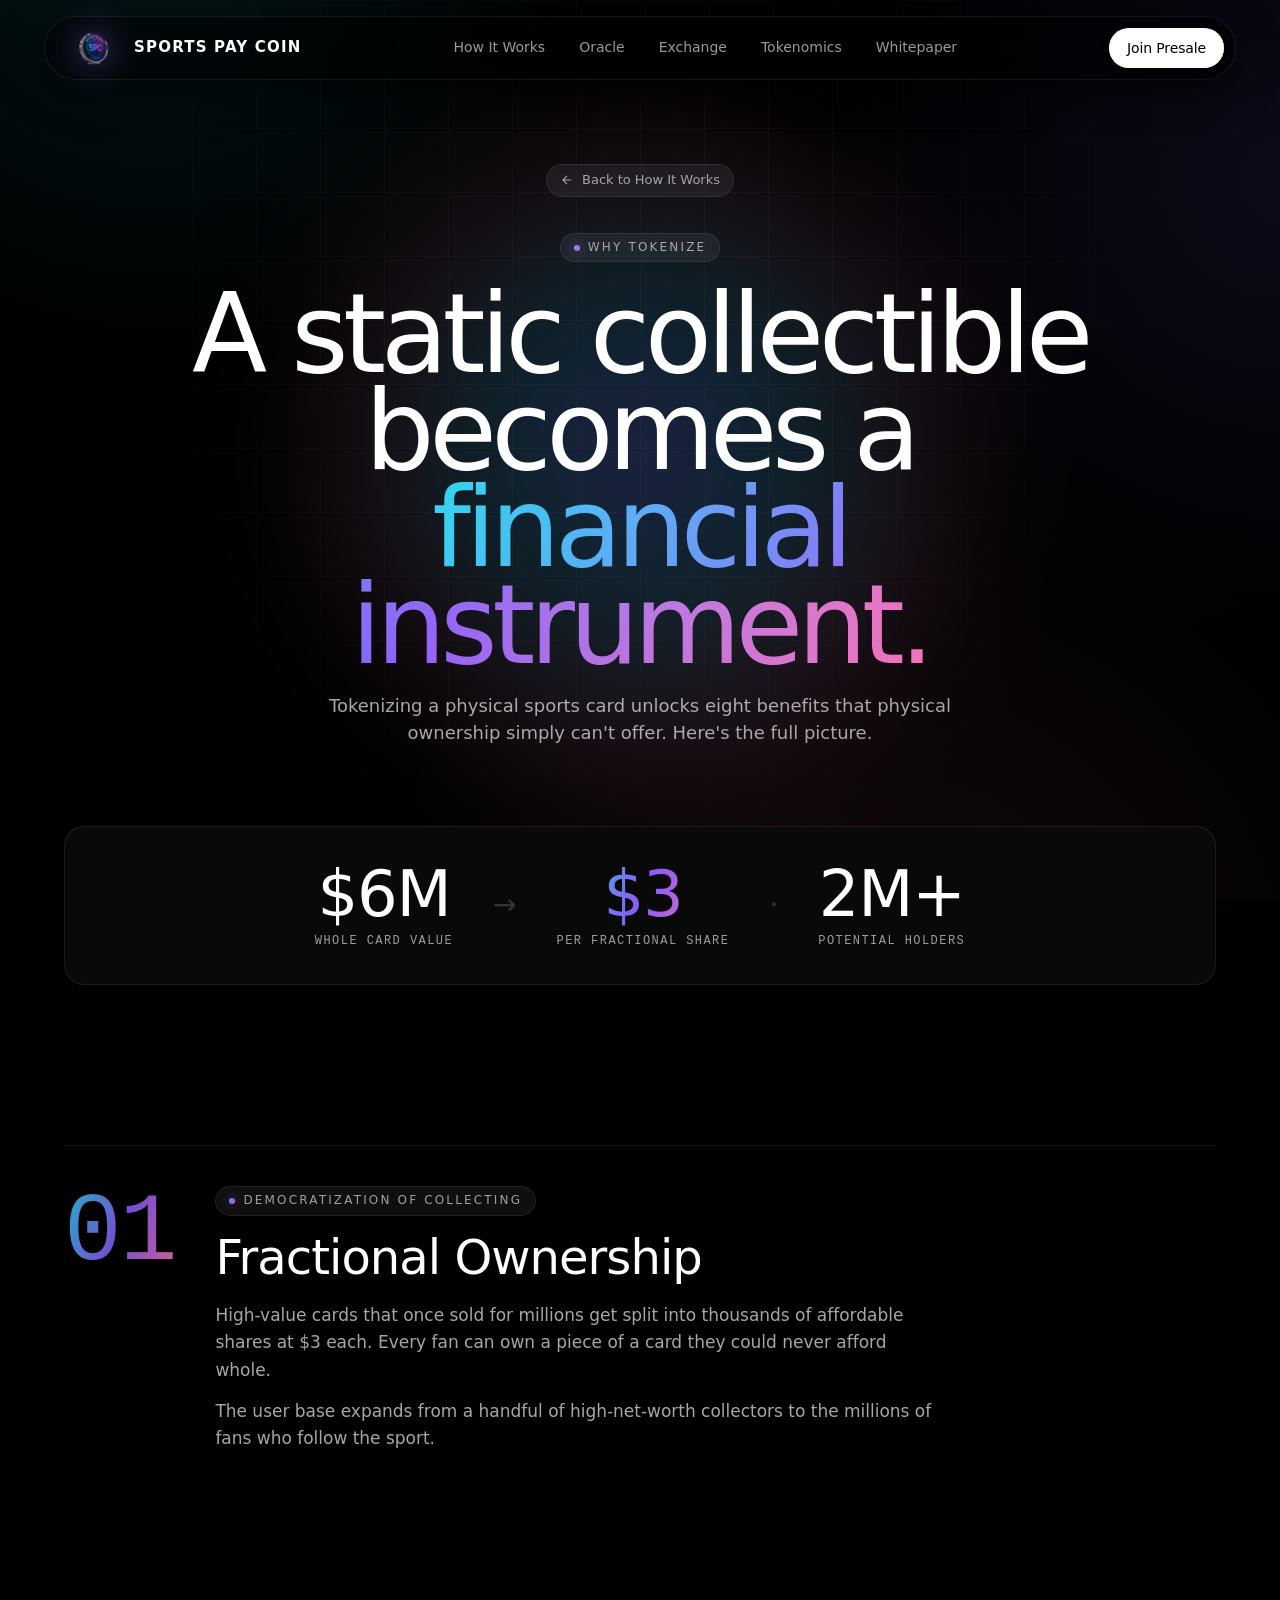
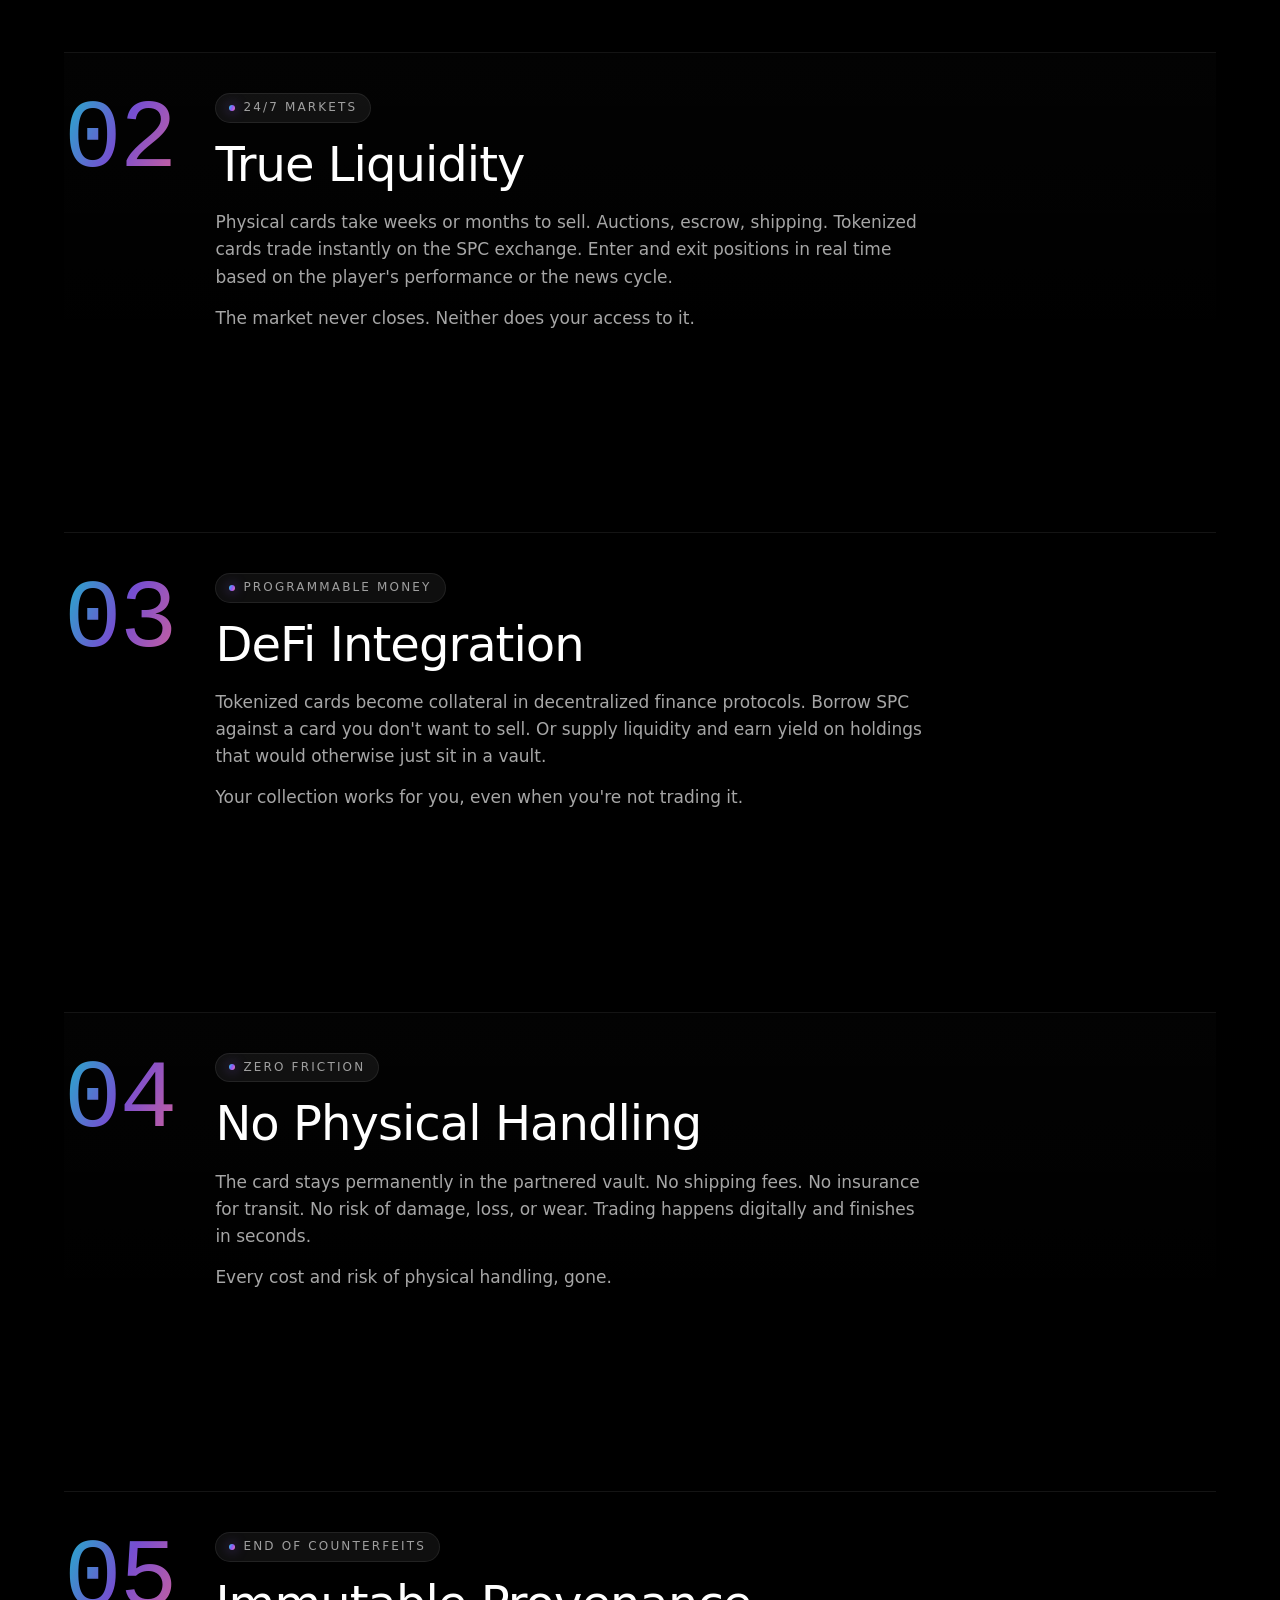
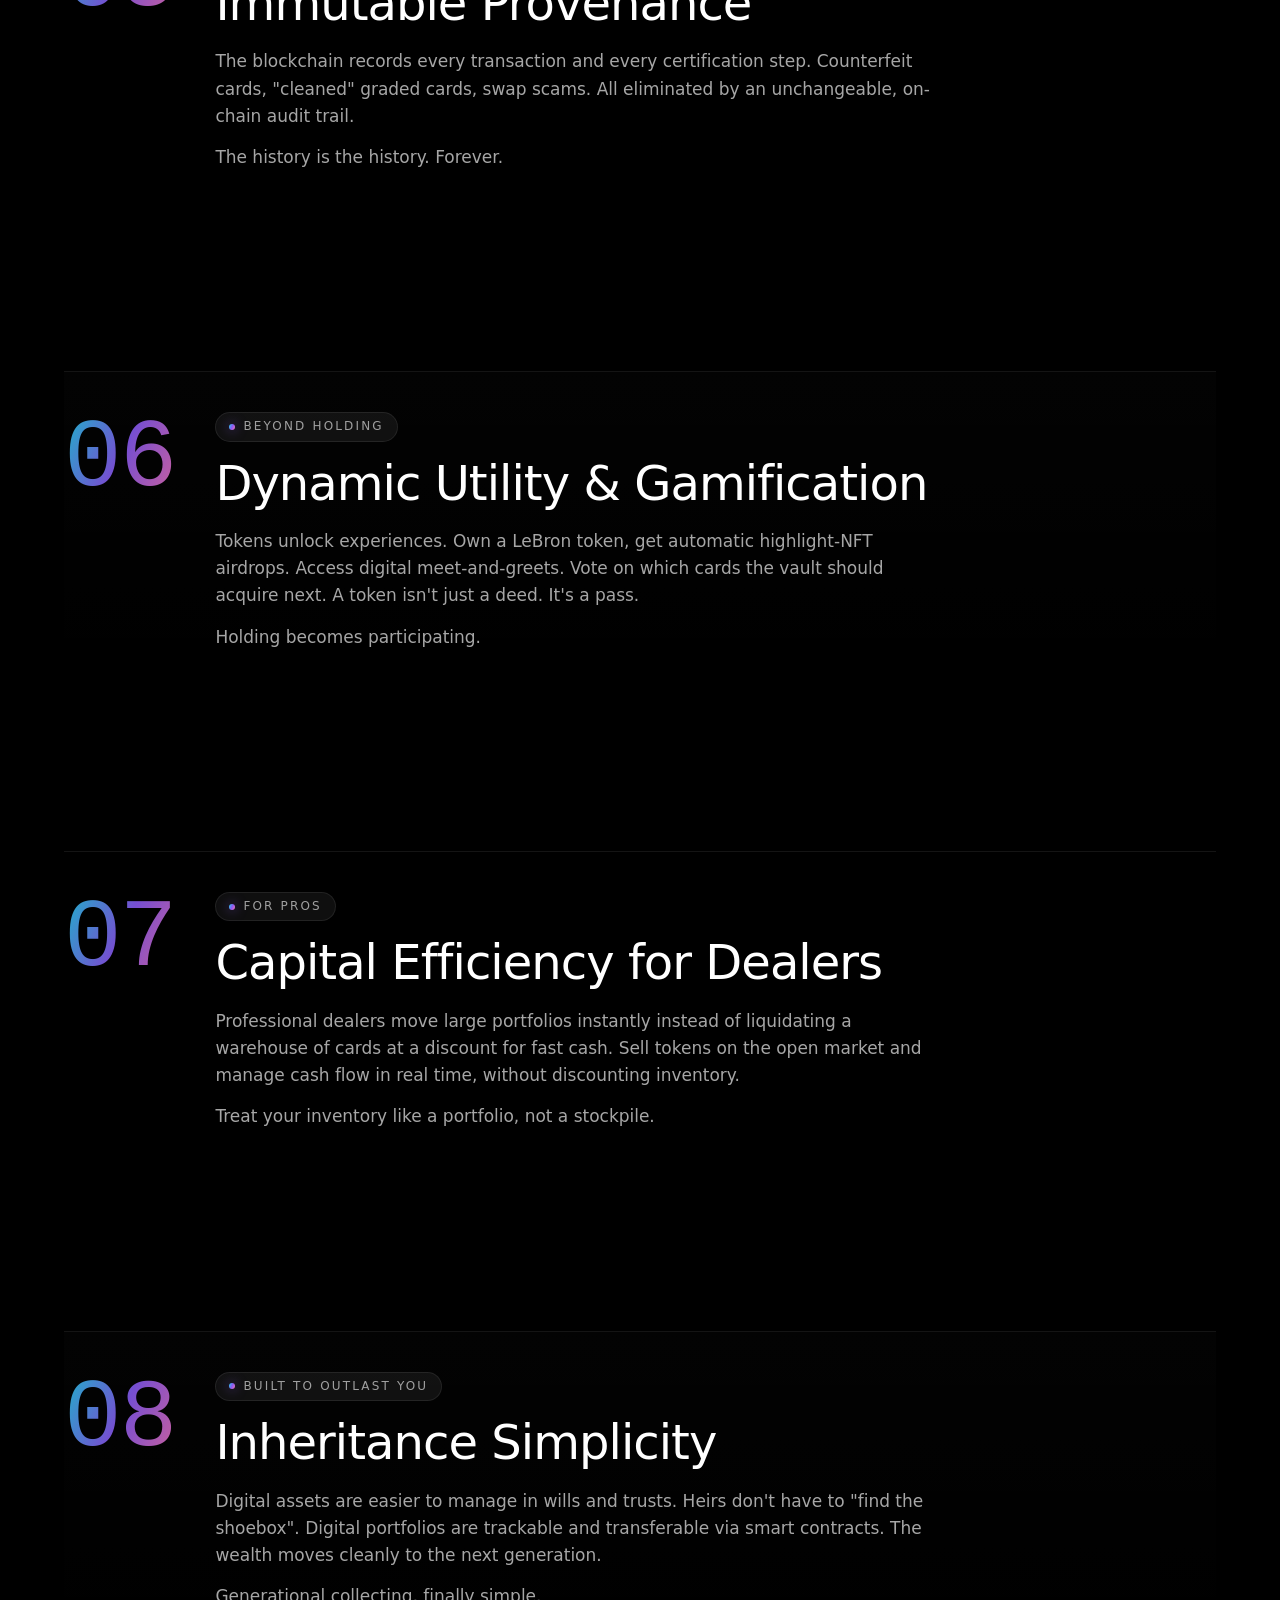
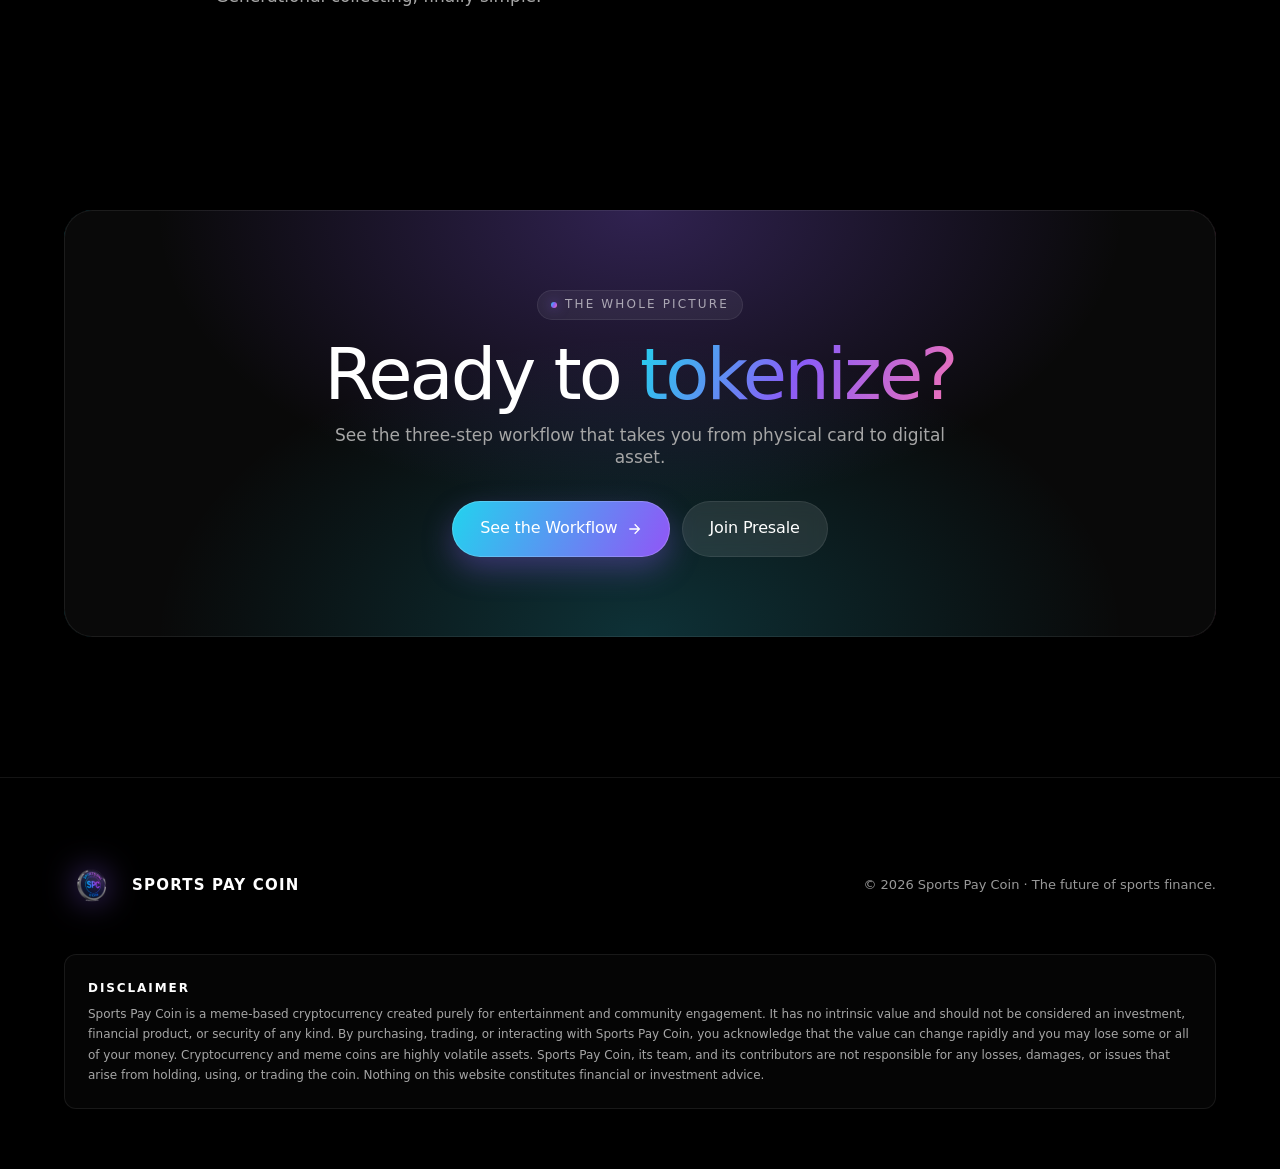
<file: why-tokenize.html>
<!DOCTYPE html>
<html lang="en">
<head>
<meta charset="UTF-8" />
<meta name="viewport" content="width=device-width, initial-scale=1.0" />
<meta http-equiv="Content-Security-Policy" content="default-src 'self'; script-src 'self' 'unsafe-inline' https://unpkg.com; style-src 'self' 'unsafe-inline' https://fonts.googleapis.com; font-src 'self' https://fonts.gstatic.com; img-src 'self' https: data:; connect-src 'self' https://api.rss2json.com https://api.coingecko.com; object-src 'none'; base-uri 'self'; frame-ancestors 'none'; form-action 'self'; upgrade-insecure-requests" />
<meta name="referrer" content="strict-origin-when-cross-origin" />
<title>Why Tokenize | SportsPayCoin</title>
<meta name="description" content="Eight reasons tokenizing physical sports cards changes everything: fractional ownership, 24/7 liquidity, DeFi integration, no handling, immutable provenance, dynamic utility, capital efficiency, and inheritance simplicity." />
<link rel="stylesheet" href="styles.css" />
</head>
<body>

<div class="cursor-glow" aria-hidden="true"></div>

<nav class="nav">
  <div class="nav-inner">
    <a href="index.html" class="brand">
      <span class="brand-coin"></span>
      <span>Sports Pay Coin</span>
    </a>
    <ul class="nav-links">
      <li><a href="how-it-works.html">How It Works</a></li>
      <li><a href="oracle.html">Oracle</a></li>
      <li><a href="exchange.html">Exchange</a></li>
      <li><a href="tokenomics.html">Tokenomics</a></li>
      <li><a href="whitepaper.html">Whitepaper</a></li>
    </ul>
    <a href="index.html#presale" class="btn btn-primary nav-cta">Join Presale</a>
  </div>
</nav>

<!-- Hero -->
<header class="tk-hero">
  <div class="container">
    <a href="how-it-works.html" class="back-link">
      <svg width="14" height="14" viewBox="0 0 24 24" fill="none" stroke="currentColor" stroke-width="2"><path d="M19 12H5M12 19l-7-7 7-7"/></svg>
      Back to How It Works
    </a>
    <div style="margin-top: 36px;">
      <span class="eyebrow"><span class="dot"></span>Why Tokenize</span>
    </div>
    <h1 class="h-display">A static collectible becomes a <span class="gradient-text">financial instrument.</span></h1>
    <p class="lead">Tokenizing a physical sports card unlocks eight benefits that physical ownership simply can't offer. Here's the full picture.</p>
  </div>
</header>

<!-- Top stat strip -->
<section style="padding-top: 40px;">
  <div class="container">
    <div class="stat-strip reveal">
      <div class="stat-strip-cell">
        <div class="stat-strip-num"><span data-count="6" data-prefix="$" data-suffix="M">$0M</span></div>
        <div class="stat-strip-lbl">Whole card value</div>
      </div>
      <div class="stat-strip-divider">→</div>
      <div class="stat-strip-cell">
        <div class="stat-strip-num gradient-text"><span data-count="3" data-prefix="$">$0</span></div>
        <div class="stat-strip-lbl">Per fractional share</div>
      </div>
      <div class="stat-strip-divider">·</div>
      <div class="stat-strip-cell">
        <div class="stat-strip-num"><span data-count="2" data-suffix="M+">0+</span></div>
        <div class="stat-strip-lbl">Potential holders</div>
      </div>
    </div>
  </div>
</section>

<!-- Benefit 1: Fractional Ownership -->
<section>
  <div class="container">
    <div class="benefit-row reveal">
      <div class="benefit-num">01</div>
      <div class="benefit-content">
        <span class="eyebrow"><span class="dot"></span>Democratization of Collecting</span>
        <h2>Fractional Ownership</h2>
        <p>High-value cards that once sold for millions get split into thousands of affordable shares at $3 each. Every fan can own a piece of a card they could never afford whole.</p>
        <p class="body-muted">The user base expands from a handful of high-net-worth collectors to the millions of fans who follow the sport.</p>
      </div>
    </div>
  </div>
</section>

<!-- Benefit 2: Liquidity -->
<section>
  <div class="container">
    <div class="benefit-row reverse reveal">
      <div class="benefit-num">02</div>
      <div class="benefit-content">
        <span class="eyebrow"><span class="dot"></span>24/7 Markets</span>
        <h2>True Liquidity</h2>
        <p>Physical cards take weeks or months to sell. Auctions, escrow, shipping. Tokenized cards trade instantly on the SPC exchange. Enter and exit positions in real time based on the player's performance or the news cycle.</p>
        <p class="body-muted">The market never closes. Neither does your access to it.</p>
      </div>
    </div>
  </div>
</section>

<!-- Benefit 3: DeFi -->
<section>
  <div class="container">
    <div class="benefit-row reveal">
      <div class="benefit-num">03</div>
      <div class="benefit-content">
        <span class="eyebrow"><span class="dot"></span>Programmable Money</span>
        <h2>DeFi Integration</h2>
        <p>Tokenized cards become collateral in decentralized finance protocols. Borrow SPC against a card you don't want to sell. Or supply liquidity and earn yield on holdings that would otherwise just sit in a vault.</p>
        <p class="body-muted">Your collection works for you, even when you're not trading it.</p>
      </div>
    </div>
  </div>
</section>

<!-- Benefit 4: No physical handling -->
<section>
  <div class="container">
    <div class="benefit-row reverse reveal">
      <div class="benefit-num">04</div>
      <div class="benefit-content">
        <span class="eyebrow"><span class="dot"></span>Zero Friction</span>
        <h2>No Physical Handling</h2>
        <p>The card stays permanently in the partnered vault. No shipping fees. No insurance for transit. No risk of damage, loss, or wear. Trading happens digitally and finishes in seconds.</p>
        <p class="body-muted">Every cost and risk of physical handling, gone.</p>
      </div>
    </div>
  </div>
</section>

<!-- Benefit 5: Provenance -->
<section>
  <div class="container">
    <div class="benefit-row reveal">
      <div class="benefit-num">05</div>
      <div class="benefit-content">
        <span class="eyebrow"><span class="dot"></span>End of Counterfeits</span>
        <h2>Immutable Provenance</h2>
        <p>The blockchain records every transaction and every certification step. Counterfeit cards, "cleaned" graded cards, swap scams. All eliminated by an unchangeable, on-chain audit trail.</p>
        <p class="body-muted">The history is the history. Forever.</p>
      </div>
    </div>
  </div>
</section>

<!-- Benefit 6: Utility -->
<section>
  <div class="container">
    <div class="benefit-row reverse reveal">
      <div class="benefit-num">06</div>
      <div class="benefit-content">
        <span class="eyebrow"><span class="dot"></span>Beyond Holding</span>
        <h2>Dynamic Utility &amp; Gamification</h2>
        <p>Tokens unlock experiences. Own a LeBron token, get automatic highlight-NFT airdrops. Access digital meet-and-greets. Vote on which cards the vault should acquire next. A token isn't just a deed. It's a pass.</p>
        <p class="body-muted">Holding becomes participating.</p>
      </div>
    </div>
  </div>
</section>

<!-- Benefit 7: Capital efficiency -->
<section>
  <div class="container">
    <div class="benefit-row reveal">
      <div class="benefit-num">07</div>
      <div class="benefit-content">
        <span class="eyebrow"><span class="dot"></span>For Pros</span>
        <h2>Capital Efficiency for Dealers</h2>
        <p>Professional dealers move large portfolios instantly instead of liquidating a warehouse of cards at a discount for fast cash. Sell tokens on the open market and manage cash flow in real time, without discounting inventory.</p>
        <p class="body-muted">Treat your inventory like a portfolio, not a stockpile.</p>
      </div>
    </div>
  </div>
</section>

<!-- Benefit 8: Inheritance -->
<section>
  <div class="container">
    <div class="benefit-row reverse reveal">
      <div class="benefit-num">08</div>
      <div class="benefit-content">
        <span class="eyebrow"><span class="dot"></span>Built to Outlast You</span>
        <h2>Inheritance Simplicity</h2>
        <p>Digital assets are easier to manage in wills and trusts. Heirs don't have to "find the shoebox". Digital portfolios are trackable and transferable via smart contracts. The wealth moves cleanly to the next generation.</p>
        <p class="body-muted">Generational collecting, finally simple.</p>
      </div>
    </div>
  </div>
</section>

<!-- Final CTA -->
<section>
  <div class="container">
    <div class="final-cta reveal">
      <span class="eyebrow"><span class="dot"></span>The Whole Picture</span>
      <h2 class="h-section" style="margin-top: 20px;">Ready to <span class="gradient-text">tokenize?</span></h2>
      <p>See the three-step workflow that takes you from physical card to digital asset.</p>
      <div class="ctas">
        <a href="how-it-works.html" class="btn btn-grad btn-lg">
          See the Workflow
          <span class="btn-arrow"><svg width="16" height="16" viewBox="0 0 24 24" fill="none" stroke="currentColor" stroke-width="2"><path d="M5 12h14M13 5l7 7-7 7"/></svg></span>
        </a>
        <a href="index.html#presale" class="btn btn-frost btn-lg">Join Presale</a>
      </div>
    </div>
  </div>
</section>

<footer class="footer">
  <div class="container">
    <div class="footer-top">
      <div class="brand">
        <span class="brand-coin"></span>
        <span>Sports Pay Coin</span>
      </div>
      <div class="footer-copy">© 2026 Sports Pay Coin · The future of sports finance.</div>
    </div>
    <div class="footer-disclaimer">
      <strong>Disclaimer</strong>
      Sports Pay Coin is a meme-based cryptocurrency created purely for entertainment and community engagement. It has no intrinsic value and should not be considered an investment, financial product, or security of any kind. By purchasing, trading, or interacting with Sports Pay Coin, you acknowledge that the value can change rapidly and you may lose some or all of your money. Cryptocurrency and meme coins are highly volatile assets. Sports Pay Coin, its team, and its contributors are not responsible for any losses, damages, or issues that arise from holding, using, or trading the coin. Nothing on this website constitutes financial or investment advice.
    </div>
  </div>
</footer>

<script src="script.js"></script>
</body>
</html>
</file>
<file: styles.css>
/* =========================================================
   SportsPayCoin: Framer-inspired design system
   Pure black void · GT Walsheim-style display · Pill buttons
   Cyan→Purple→Pink gradient as brand accent · Framer Blue
   ========================================================= */

@import url('https://fonts.googleapis.com/css2?family=Inter:wght@400;500;600;700&family=Space+Grotesk:wght@500;600;700&family=JetBrains+Mono:wght@400;500&display=swap');

:root {
  /* Core void palette */
  --void: #000000;
  --void-elev: #060606;
  --void-card: #090909;
  --white: #ffffff;
  --silver: #a6a6a6;
  --ghost: rgba(255, 255, 255, 0.6);
  --frost-1: rgba(255, 255, 255, 0.06);
  --frost-2: rgba(255, 255, 255, 0.10);
  --frost-3: rgba(255, 255, 255, 0.18);
  --hairline: rgba(255, 255, 255, 0.08);

  /* Framer accent */
  --framer-blue: #0099ff;
  --framer-blue-glow: rgba(0, 153, 255, 0.15);

  /* SPC brand gradient: cyan, purple, pink (from logo) */
  --spc-cyan: #22d3ee;
  --spc-violet: #8b5cf6;
  --spc-pink: #f472b6;
  --spc-magenta: #ec4899;

  --grad-brand: linear-gradient(115deg, #22d3ee 0%, #8b5cf6 50%, #f472b6 100%);
  --grad-brand-soft: linear-gradient(115deg, rgba(34, 211, 238, 0.18), rgba(139, 92, 246, 0.18) 50%, rgba(244, 114, 182, 0.18));
  --grad-brand-line: linear-gradient(90deg, #22d3ee, #8b5cf6, #f472b6);
  --grad-text: linear-gradient(115deg, #ffffff 0%, #cffaff 35%, #d6c2ff 60%, #ffd0e9 100%);

  /* Type stacks */
  --display: 'Space Grotesk', 'GT Walsheim', system-ui, -apple-system, sans-serif;
  --body: 'Inter', system-ui, -apple-system, sans-serif;
  --mono: 'JetBrains Mono', ui-monospace, monospace;

  /* Spacing */
  --container: 1200px;
  --section-y: 80px;

  /* Radius */
  --r-sm: 8px;
  --r-md: 12px;
  --r-lg: 20px;
  --r-pill: 999px;
}

* {
  margin: 0;
  padding: 0;
  box-sizing: border-box;
}

html {
  scroll-behavior: smooth;
}

body {
  background: var(--void);
  color: var(--white);
  font-family: var(--body);
  font-size: 15px;
  line-height: 1.30;
  letter-spacing: -0.01px;
  font-feature-settings: 'cv01', 'cv05', 'cv09', 'cv11', 'ss03', 'ss07';
  -webkit-font-smoothing: antialiased;
  -moz-osx-font-smoothing: grayscale;
  overflow-x: hidden;
}

/* Ambient brand glow on background */
body::before {
  content: '';
  position: fixed;
  inset: 0;
  z-index: -2;
  background:
    radial-gradient(60vw 60vw at 12% -10%, rgba(34, 211, 238, 0.10), transparent 60%),
    radial-gradient(60vw 60vw at 100% 20%, rgba(139, 92, 246, 0.10), transparent 60%),
    radial-gradient(70vw 70vw at 70% 110%, rgba(244, 114, 182, 0.08), transparent 60%);
  pointer-events: none;
}

body::after {
  content: '';
  position: fixed;
  inset: 0;
  z-index: -1;
  background-image:
    linear-gradient(rgba(255,255,255,0.025) 1px, transparent 1px),
    linear-gradient(90deg, rgba(255,255,255,0.025) 1px, transparent 1px);
  background-size: 64px 64px;
  mask-image: radial-gradient(ellipse at 50% 30%, black 30%, transparent 70%);
  pointer-events: none;
}

img, svg { display: block; max-width: 100%; }

a { color: inherit; text-decoration: none; }

button { font-family: inherit; cursor: pointer; border: none; background: none; color: inherit; }

.container {
  max-width: var(--container);
  margin: 0 auto;
  padding: 0 24px;
}

/* =========================================================
   Typography
   ========================================================= */

.eyebrow {
  display: inline-flex;
  align-items: center;
  gap: 8px;
  font-family: var(--body);
  font-size: 12px;
  font-weight: 500;
  letter-spacing: 0.18em;
  text-transform: uppercase;
  color: var(--ghost);
  padding: 7px 14px;
  border-radius: var(--r-pill);
  background: var(--frost-1);
  box-shadow: inset 0 0 0 1px var(--hairline);
}

.eyebrow .dot {
  width: 6px;
  height: 6px;
  border-radius: 50%;
  background: var(--grad-brand);
  box-shadow: 0 0 12px rgba(139, 92, 246, 0.7);
}

h1, h2, h3, h4 {
  font-family: var(--display);
  font-weight: 500;
  color: var(--white);
}

.h-display {
  font-family: var(--display);
  font-weight: 500;
  font-size: clamp(56px, 9vw, 110px);
  line-height: 0.88;
  letter-spacing: -0.05em;
}

.h-section {
  font-family: var(--display);
  font-weight: 500;
  font-size: clamp(40px, 6vw, 72px);
  line-height: 0.95;
  letter-spacing: -0.04em;
}

.h-feature {
  font-family: var(--display);
  font-weight: 500;
  font-size: 28px;
  line-height: 1.13;
  letter-spacing: -0.02em;
}

.lead {
  font-size: 18px;
  color: var(--silver);
  line-height: 1.5;
  max-width: 60ch;
}

.body-muted { color: var(--silver); }

.gradient-text {
  background: var(--grad-brand);
  -webkit-background-clip: text;
  background-clip: text;
  -webkit-text-fill-color: transparent;
  color: transparent;
}

.shimmer-text {
  background: var(--grad-text);
  background-size: 200% 100%;
  -webkit-background-clip: text;
  background-clip: text;
  -webkit-text-fill-color: transparent;
  color: transparent;
  animation: shimmer 8s linear infinite;
}

@keyframes shimmer {
  0% { background-position: 0% 50%; }
  100% { background-position: 200% 50%; }
}

/* =========================================================
   Buttons (pill-only, per Framer)
   ========================================================= */

.btn {
  display: inline-flex;
  align-items: center;
  justify-content: center;
  gap: 8px;
  height: 48px;
  padding: 0 22px;
  border-radius: var(--r-pill);
  font-family: var(--body);
  font-size: 15px;
  font-weight: 500;
  letter-spacing: -0.01em;
  white-space: nowrap;
  cursor: pointer;
  transition: transform 0.25s cubic-bezier(.2,.7,.2,1), box-shadow 0.25s, background 0.25s, color 0.25s;
  position: relative;
  isolation: isolate;
}

.btn-primary {
  background: var(--white);
  color: var(--void);
  box-shadow: 0 10px 30px rgba(0,0,0,0.45), inset 0 0 0 1px rgba(255,255,255,0.4);
}
.btn-primary:hover { transform: translateY(-1px) scale(1.015); box-shadow: 0 14px 40px rgba(255,255,255,0.18); }

.btn-frost {
  background: var(--frost-2);
  color: var(--white);
  box-shadow: inset 0 0 0 1px var(--hairline);
  backdrop-filter: blur(8px);
  -webkit-backdrop-filter: blur(8px);
}
.btn-frost:hover { background: var(--frost-3); transform: translateY(-1px); }

.btn-grad {
  color: var(--white);
  background: linear-gradient(115deg, #22d3ee 0%, #8b5cf6 50%, #f472b6 100%);
  background-size: 200% 100%;
  box-shadow: 0 12px 30px rgba(139, 92, 246, 0.35), inset 0 0 0 1px rgba(255,255,255,0.18);
}
.btn-grad:hover { background-position: 100% 50%; transform: translateY(-1px) scale(1.015); }

.btn-ghost {
  background: transparent;
  color: var(--white);
  box-shadow: inset 0 0 0 1px var(--hairline);
}
.btn-ghost:hover { background: var(--frost-1); }

.btn-arrow {
  display: inline-flex;
  align-items: center;
  gap: 6px;
}
.btn-arrow svg { transition: transform 0.25s; }
.btn:hover .btn-arrow svg { transform: translateX(3px); }

.btn-lg { height: 56px; padding: 0 28px; font-size: 16px; }

/* =========================================================
   Navigation
   ========================================================= */

.nav {
  position: sticky;
  top: 16px;
  z-index: 100;
  margin: 16px auto 0;
  max-width: 1240px;
  padding: 0 24px;
}

.nav-inner {
  display: flex;
  align-items: center;
  justify-content: space-between;
  gap: 24px;
  height: 64px;
  padding: 0 12px 0 22px;
  border-radius: 100px;
  background: rgba(0,0,0,0.55);
  backdrop-filter: blur(18px) saturate(140%);
  -webkit-backdrop-filter: blur(18px) saturate(140%);
  box-shadow:
    inset 0 0 0 1px var(--hairline),
    0 10px 40px rgba(0,0,0,0.5);
}

.brand {
  display: flex;
  align-items: center;
  gap: 10px;
  font-family: var(--display);
  font-weight: 600;
  font-size: 14px;
  letter-spacing: 0.08em;
  text-transform: uppercase;
  color: var(--white);
}

.brand-coin {
  width: 56px;
  height: 56px;
  background-image: url('spc-logo.png');
  background-size: contain;
  background-repeat: no-repeat;
  background-position: center;
  position: relative;
  flex-shrink: 0;
  filter: drop-shadow(0 0 16px rgba(139, 92, 246, 0.55));
}
.brand { gap: 12px; font-size: 15px; }

.nav-links {
  display: flex;
  align-items: center;
  gap: 6px;
  list-style: none;
}
.nav-links a {
  font-size: 14px;
  font-weight: 500;
  color: var(--ghost);
  padding: 8px 14px;
  border-radius: var(--r-pill);
  transition: color 0.2s, background 0.2s;
}
.nav-links a:hover { color: var(--white); background: var(--frost-1); }

.nav-cta { height: 40px; padding: 0 18px; font-size: 14px; }

/* =========================================================
   Hero
   ========================================================= */

.hero {
  position: relative;
  padding: 120px 0 60px;
  text-align: center;
  overflow: hidden;
}

.hero-eyebrow { margin-bottom: 28px; }

.hero h1 {
  margin: 0 auto 28px;
  max-width: 14ch;
}

.hero p.lead {
  margin: 0 auto 40px;
  max-width: 60ch;
  text-align: center;
}

.hero-ctas {
  display: flex;
  flex-wrap: wrap;
  gap: 12px;
  justify-content: center;
  margin-bottom: 64px;
}

.hero-aurora {
  position: absolute;
  left: 50%;
  top: 0;
  transform: translateX(-50%);
  width: min(1200px, 110vw);
  height: 720px;
  pointer-events: none;
  z-index: -1;
  filter: blur(80px);
  opacity: 0.7;
}
.hero-aurora .blob {
  position: absolute;
  border-radius: 50%;
  mix-blend-mode: screen;
  animation: float 14s ease-in-out infinite;
}
.hero-aurora .b1 { width: 520px; height: 520px; top: 60px; left: 10%; background: radial-gradient(circle, #22d3ee 0%, transparent 70%); }
.hero-aurora .b2 { width: 600px; height: 600px; top: -60px; left: 38%; background: radial-gradient(circle, #8b5cf6 0%, transparent 70%); animation-delay: -4s; }
.hero-aurora .b3 { width: 480px; height: 480px; top: 120px; left: 65%; background: radial-gradient(circle, #f472b6 0%, transparent 70%); animation-delay: -8s; }

@keyframes float {
  0%, 100% { transform: translate(0, 0) scale(1); }
  33% { transform: translate(40px, -30px) scale(1.06); }
  66% { transform: translate(-30px, 30px) scale(0.97); }
}

/* Floating 3D coin in hero */
.hero-coin {
  margin: 0 auto 8px;
  width: 380px;
  height: 380px;
  position: relative;
  display: grid;
  place-items: center;
  animation: bob 6s ease-in-out infinite;
  filter:
    drop-shadow(0 30px 60px rgba(139, 92, 246, 0.45))
    drop-shadow(0 10px 30px rgba(34, 211, 238, 0.30));
}
@keyframes bob {
  0%,100% { transform: translateY(0); }
  50% { transform: translateY(-14px); }
}
#coin3d-host {
  width: 100%;
  height: 100%;
  position: relative;
  user-select: none;
  -webkit-user-select: none;
  touch-action: none;
}
#coin3d-host canvas {
  display: block;
  width: 100%;
  height: 100%;
}
.coin-hint {
  position: absolute;
  left: 50%;
  bottom: -8px;
  transform: translateX(-50%);
  font-family: var(--mono, 'JetBrains Mono', monospace);
  font-size: 10px;
  letter-spacing: 0.08em;
  text-transform: uppercase;
  color: rgba(255,255,255,0.45);
  white-space: nowrap;
  pointer-events: none;
  opacity: 0;
  animation: hintFade 0.6s ease-out 1.2s forwards;
}
@keyframes hintFade {
  to { opacity: 1; }
}

/* =========================================================
   Cursor-follow background glow
   ========================================================= */

.cursor-glow {
  position: fixed;
  pointer-events: none;
  width: 700px;
  height: 700px;
  left: 50%;
  top: 50%;
  border-radius: 50%;
  background:
    radial-gradient(circle at center,
      rgba(139, 92, 246, 0.30) 0%,
      rgba(34, 211, 238, 0.18) 30%,
      rgba(244, 114, 182, 0.12) 55%,
      transparent 75%);
  filter: blur(60px);
  transform: translate3d(-50%, -50%, 0);
  z-index: 0;
  mix-blend-mode: screen;
  will-change: transform;
  transition: opacity 0.4s ease;
}
@media (prefers-reduced-motion: reduce) {
  .cursor-glow { display: none; }
}

/* =========================================================
   Countdown
   ========================================================= */

.countdown-card {
  margin: 40px auto 0;
  max-width: 880px;
  padding: 36px 28px;
  border-radius: var(--r-lg);
  background: linear-gradient(180deg, rgba(255,255,255,0.04), rgba(255,255,255,0.01));
  box-shadow:
    inset 0 0 0 1px var(--hairline),
    0 20px 60px rgba(0,0,0,0.5);
  position: relative;
  overflow: hidden;
}
.countdown-card::before {
  content: '';
  position: absolute;
  inset: 0;
  background: var(--grad-brand-soft);
  opacity: 0.6;
  mix-blend-mode: screen;
  pointer-events: none;
}
.countdown-card > * { position: relative; }

.countdown-label {
  display: block;
  text-align: center;
  font-size: 12px;
  font-weight: 500;
  letter-spacing: 0.22em;
  text-transform: uppercase;
  color: var(--ghost);
  margin-bottom: 8px;
}

.countdown-date {
  text-align: center;
  font-family: var(--display);
  font-size: clamp(20px, 2.6vw, 28px);
  font-weight: 500;
  letter-spacing: -0.02em;
  color: var(--white);
  margin-bottom: 28px;
}

.countdown-grid {
  display: grid;
  grid-template-columns: repeat(4, 1fr);
  gap: 12px;
}

.countdown-cell {
  position: relative;
  background: rgba(0,0,0,0.55);
  border-radius: var(--r-md);
  padding: 22px 12px;
  text-align: center;
  box-shadow: inset 0 0 0 1px var(--hairline);
  overflow: hidden;
}
.countdown-cell::after {
  content: '';
  position: absolute;
  left: 0; right: 0; top: 0;
  height: 1px;
  background: var(--grad-brand-line);
  opacity: 0.6;
}
.countdown-num {
  font-family: var(--display);
  font-weight: 600;
  font-size: clamp(36px, 6vw, 56px);
  line-height: 1;
  letter-spacing: -0.04em;
  background: var(--grad-text);
  -webkit-background-clip: text;
  background-clip: text;
  -webkit-text-fill-color: transparent;
}
.countdown-unit {
  margin-top: 6px;
  font-size: 11px;
  font-weight: 500;
  letter-spacing: 0.2em;
  text-transform: uppercase;
  color: var(--ghost);
}

/* Hero video bleeds to the card's edges so it looks like one unit */
.presale-video-wrap {
  position: relative;
  margin: 28px -28px -36px;
  background: #000;
  border-bottom-left-radius: var(--r-lg);
  border-bottom-right-radius: var(--r-lg);
  overflow: hidden;
  /* subtle top divider so the video reads as a separate slab */
  box-shadow: inset 0 1px 0 rgba(255, 255, 255, 0.06);
}
.presale-video {
  display: block;
  width: 100%;
  height: auto;
  background: #000;
}
.presale-mute-btn {
  position: absolute;
  bottom: 14px;
  right: 14px;
  width: 44px;
  height: 44px;
  border-radius: 50%;
  border: 0;
  padding: 0;
  background: rgba(0, 0, 0, 0.55);
  -webkit-backdrop-filter: blur(8px);
          backdrop-filter: blur(8px);
  box-shadow: inset 0 0 0 1px rgba(255, 255, 255, 0.18);
  display: grid;
  place-items: center;
  cursor: pointer;
  color: #fff;
  transition: background 0.2s ease, transform 0.2s ease, box-shadow 0.2s ease;
}
.presale-mute-btn:hover {
  background: rgba(0, 0, 0, 0.78);
  transform: scale(1.06);
  box-shadow: inset 0 0 0 1px rgba(255, 255, 255, 0.28),
              0 8px 24px rgba(0, 0, 0, 0.45);
}
.presale-mute-btn:focus-visible {
  outline: 2px solid #22d3ee;
  outline-offset: 3px;
}
.presale-mute-ico {
  display: block;
  width: 22px;
  height: 22px;
}
.presale-mute-ico svg { width: 100%; height: 100%; }

@media (max-width: 600px) {
  .presale-mute-btn {
    bottom: 10px;
    right: 10px;
    width: 38px;
    height: 38px;
  }
  .presale-mute-ico { width: 18px; height: 18px; }
}

/* =========================================================
   Section primitives
   ========================================================= */

section {
  padding: var(--section-y) 0;
  position: relative;
}

.section-head {
  text-align: center;
  margin-bottom: 64px;
}

.section-head .eyebrow { margin-bottom: 20px; }

.section-head h2 { margin: 0 auto 16px; max-width: 18ch; }

.section-head .lead { margin: 0 auto; }

/* Animation: reveal on scroll */
.reveal {
  opacity: 0;
  transform: translateY(20px);
  transition: opacity 0.8s cubic-bezier(.2,.7,.2,1), transform 0.8s cubic-bezier(.2,.7,.2,1);
}
.reveal.in { opacity: 1; transform: none; }

/* =========================================================
   How to buy
   ========================================================= */

.howto-grid {
  display: grid;
  grid-template-columns: 1fr 1fr;
  gap: 24px;
}

.step-card {
  position: relative;
  padding: 32px 28px;
  border-radius: var(--r-lg);
  background: var(--void-card);
  box-shadow:
    inset 0 0 0 1px var(--hairline),
    0 30px 60px rgba(0,0,0,0.4);
  overflow: hidden;
}
.step-card::before {
  content: '';
  position: absolute;
  inset: 0;
  padding: 1px;
  border-radius: inherit;
  background: var(--grad-brand-line);
  -webkit-mask: linear-gradient(#000 0 0) content-box, linear-gradient(#000 0 0);
          mask: linear-gradient(#000 0 0) content-box, linear-gradient(#000 0 0);
  -webkit-mask-composite: xor;
          mask-composite: exclude;
  opacity: 0.35;
  pointer-events: none;
}

.step-num {
  display: inline-flex;
  align-items: center;
  gap: 10px;
  font-family: var(--display);
  font-size: 13px;
  font-weight: 600;
  letter-spacing: 0.16em;
  text-transform: uppercase;
  color: var(--ghost);
  margin-bottom: 14px;
}
.step-num span {
  display: inline-grid;
  place-items: center;
  width: 28px;
  height: 28px;
  border-radius: 50%;
  background: var(--grad-brand);
  color: var(--void);
  font-weight: 700;
  font-size: 13px;
}

.step-card h3 {
  font-family: var(--display);
  font-size: 26px;
  font-weight: 500;
  letter-spacing: -0.02em;
  margin-bottom: 18px;
}

.step-list {
  list-style: none;
  display: grid;
  gap: 12px;
}
.step-list li {
  display: flex;
  gap: 12px;
  font-size: 15px;
  color: var(--silver);
  line-height: 1.5;
}
.step-list li::before {
  content: '';
  flex-shrink: 0;
  width: 6px;
  height: 6px;
  border-radius: 50%;
  margin-top: 9px;
  background: var(--grad-brand-line);
}

/* =========================================================
   Live chart
   ========================================================= */

.chart-card {
  position: relative;
  padding: 28px;
  border-radius: var(--r-lg);
  background: var(--void-card);
  box-shadow:
    inset 0 0 0 1px var(--hairline),
    0 30px 80px rgba(0,0,0,0.5);
}
.chart-card::after {
  content: '';
  position: absolute;
  inset: 0;
  border-radius: inherit;
  box-shadow: inset 0 0 0 1px var(--framer-blue-glow);
  pointer-events: none;
}

.chart-head {
  display: flex;
  align-items: center;
  justify-content: space-between;
  flex-wrap: wrap;
  gap: 16px;
  margin-bottom: 20px;
}
.chart-title {
  font-family: var(--display);
  font-size: 22px;
  font-weight: 500;
  letter-spacing: -0.02em;
}
.chart-sub { font-size: 13px; color: var(--ghost); margin-top: 4px; }

.chart-pill {
  display: inline-flex;
  align-items: center;
  gap: 8px;
  padding: 6px 12px;
  border-radius: var(--r-pill);
  background: rgba(34, 211, 238, 0.10);
  font-family: var(--mono);
  font-size: 12px;
  color: #67e8f9;
  box-shadow: inset 0 0 0 1px rgba(34, 211, 238, 0.25);
}
.live-dot {
  width: 7px; height: 7px; border-radius: 50%;
  background: #4ade80; box-shadow: 0 0 10px #4ade80;
  animation: pulse 1.6s ease-in-out infinite;
}
@keyframes pulse {
  0%, 100% { opacity: 1; transform: scale(1); }
  50% { opacity: 0.55; transform: scale(0.85); }
}

.chart-meta {
  display: flex;
  align-items: baseline;
  gap: 16px;
  margin-bottom: 18px;
}
.chart-price {
  font-family: var(--display);
  font-size: 44px;
  font-weight: 600;
  letter-spacing: -0.03em;
  background: var(--grad-text);
  -webkit-background-clip: text; background-clip: text;
  -webkit-text-fill-color: transparent;
}
.chart-change {
  font-family: var(--mono);
  font-size: 14px;
  color: #4ade80;
  background: rgba(74, 222, 128, 0.10);
  padding: 4px 10px;
  border-radius: var(--r-pill);
  box-shadow: inset 0 0 0 1px rgba(74, 222, 128, 0.25);
  transition: color 0.3s, background 0.3s, box-shadow 0.3s;
}
.chart-change.chart-change-down {
  color: #f87171;
  background: rgba(248, 113, 113, 0.10);
  box-shadow: inset 0 0 0 1px rgba(248, 113, 113, 0.25);
}
.chart-price.live { animation: priceTick 0.6s ease-out; }
@keyframes priceTick {
  0%   { filter: brightness(1.0); }
  40%  { filter: brightness(1.4); }
  100% { filter: brightness(1.0); }
}

.chart-svg-wrap {
  position: relative;
  width: 100%;
  aspect-ratio: 16 / 7;
  background:
    linear-gradient(180deg, transparent 0%, rgba(0,153,255,0.04) 100%);
  border-radius: var(--r-md);
  overflow: hidden;
}

.chart-axis {
  display: flex;
  justify-content: space-between;
  margin-top: 12px;
  font-family: var(--mono);
  font-size: 11px;
  color: var(--ghost);
}

.chart-foot {
  display: flex;
  justify-content: space-between;
  margin-top: 18px;
  padding-top: 16px;
  border-top: 1px solid var(--hairline);
  font-size: 12px;
  color: var(--ghost);
}

/* =========================================================
   Stats row
   ========================================================= */

.stats-row {
  display: grid;
  grid-template-columns: repeat(3, 1fr);
  gap: 16px;
  margin-top: 60px;
}
.stat {
  padding: 32px 24px;
  border-radius: var(--r-lg);
  background: var(--void-card);
  box-shadow: inset 0 0 0 1px var(--hairline);
  text-align: center;
  position: relative;
  overflow: hidden;
  transition: transform 0.3s, box-shadow 0.3s;
}
.stat:hover {
  transform: translateY(-3px);
  box-shadow: inset 0 0 0 1px rgba(139, 92, 246, 0.32), 0 24px 48px rgba(139, 92, 246, 0.12);
}
.stat::before {
  content: '';
  position: absolute;
  left: 24px; right: 24px; top: 0;
  height: 1px;
  background: var(--grad-brand-line);
  opacity: 0.6;
}
.stat-icon {
  width: 56px; height: 56px;
  margin: 0 auto 16px;
  display: grid; place-items: center;
  border-radius: 14px;
  background: var(--grad-brand-soft);
  box-shadow: inset 0 0 0 1px rgba(255,255,255,0.08), 0 0 24px rgba(139, 92, 246, 0.18);
}
.stat-icon svg { width: 26px; height: 26px; }
.stat-num {
  font-family: var(--display);
  font-size: clamp(36px, 5vw, 56px);
  font-weight: 600;
  letter-spacing: -0.04em;
  line-height: 1;
  background: var(--grad-brand);
  -webkit-background-clip: text; background-clip: text;
  -webkit-text-fill-color: transparent;
}
.stat-label {
  margin-top: 10px;
  font-size: 13px;
  color: var(--silver);
  letter-spacing: 0.02em;
}

/* =========================================================
   Features (3 cards)
   ========================================================= */

.feature-grid {
  display: grid;
  grid-template-columns: repeat(3, 1fr);
  gap: 20px;
}
.feature-card {
  position: relative;
  padding: 32px 28px;
  border-radius: var(--r-lg);
  background: var(--void-card);
  box-shadow: inset 0 0 0 1px var(--hairline);
  overflow: hidden;
  transition: transform 0.35s cubic-bezier(.2,.7,.2,1), box-shadow 0.35s;
}
.feature-card:hover {
  transform: translateY(-4px);
  box-shadow: inset 0 0 0 1px var(--framer-blue-glow), 0 30px 80px rgba(0,0,0,0.6);
}
.feature-card::before {
  content: '';
  position: absolute;
  width: 220px; height: 220px;
  top: -110px; right: -110px;
  background: radial-gradient(circle, rgba(139,92,246,0.45), transparent 70%);
  filter: blur(20px);
  opacity: 0.6;
  transition: opacity 0.3s;
  pointer-events: none;
}
.feature-card:hover::before { opacity: 1; }

.feature-icon {
  width: 56px;
  height: 56px;
  border-radius: var(--r-md);
  display: grid;
  place-items: center;
  background: var(--frost-2);
  box-shadow: inset 0 0 0 1px var(--hairline);
  margin-bottom: 22px;
  position: relative;
}
.feature-icon svg { width: 26px; height: 26px; }

.feature-card h3 {
  font-family: var(--body);
  font-size: 22px;
  font-weight: 700;
  letter-spacing: -0.02em;
  margin-bottom: 10px;
}
.feature-card p { font-size: 15px; color: var(--silver); line-height: 1.5; }

/* =========================================================
   Vision
   ========================================================= */

.vision-grid {
  display: grid;
  grid-template-columns: 1fr 0.8fr;
  gap: 60px;
  align-items: center;
}

.vision-bullets {
  list-style: none;
  display: grid;
  gap: 14px;
  margin-top: 28px;
}
.vision-bullets li {
  display: flex;
  align-items: center;
  gap: 14px;
  font-size: 17px;
  color: var(--white);
}
.vision-bullets .check {
  width: 28px; height: 28px;
  border-radius: 50%;
  display: grid; place-items: center;
  background: var(--grad-brand);
  flex-shrink: 0;
}
.vision-bullets .check svg { width: 14px; height: 14px; color: var(--void); }

.vision-cta-card {
  position: relative;
  padding: 36px 32px;
  border-radius: var(--r-lg);
  background:
    linear-gradient(135deg, rgba(34,211,238,0.12), rgba(139,92,246,0.12) 50%, rgba(244,114,182,0.12)),
    var(--void-card);
  box-shadow: inset 0 0 0 1px rgba(255,255,255,0.10);
  overflow: hidden;
}
.vision-cta-card::before {
  content: '';
  position: absolute;
  inset: 0;
  background: var(--grad-brand);
  filter: blur(60px);
  opacity: 0.25;
  pointer-events: none;
}
.vision-cta-card > * { position: relative; }
.vision-cta-card h3 {
  font-family: var(--display);
  font-size: 32px;
  font-weight: 500;
  letter-spacing: -0.03em;
  line-height: 1.05;
  margin-bottom: 12px;
}
.vision-cta-card p { color: var(--silver); margin-bottom: 22px; font-size: 15px; }

/* =========================================================
   Tokenomics teaser (home)
   ========================================================= */

.tokenomics-teaser {
  display: grid;
  grid-template-columns: 0.85fr 1.15fr;
  gap: 60px;
  align-items: center;
}

.allocation-list {
  list-style: none;
  display: grid;
  gap: 14px;
}
.allocation-row {
  display: grid;
  grid-template-columns: 110px 1fr;
  align-items: center;
  gap: 22px;
  padding: 26px 32px;
  border-radius: var(--r-lg);
  background: var(--void-card);
  box-shadow: inset 0 0 0 1px var(--hairline);
  transition: transform 0.25s, box-shadow 0.3s;
}
.allocation-row:hover {
  transform: translateX(4px);
  box-shadow: inset 0 0 0 1px rgba(139, 92, 246, 0.32), 0 24px 48px rgba(139, 92, 246, 0.12);
}
.allocation-pct {
  font-family: var(--display);
  font-size: 44px;
  font-weight: 600;
  letter-spacing: -0.04em;
  line-height: 1;
  background: var(--grad-brand);
  -webkit-background-clip: text; background-clip: text;
  -webkit-text-fill-color: transparent;
  text-align: left;
}
.allocation-name { font-weight: 600; font-size: 17px; }
.allocation-sub { font-size: 14px; color: var(--silver); margin-top: 4px; }

.totalsupply-badge {
  display: inline-flex;
  align-items: center;
  gap: 12px;
  padding: 14px 22px;
  border-radius: var(--r-pill);
  background: var(--frost-1);
  box-shadow: inset 0 0 0 1px var(--hairline);
  margin-bottom: 24px;
}
.totalsupply-badge .num {
  font-family: var(--display);
  font-size: 28px;
  font-weight: 600;
  letter-spacing: -0.02em;
  background: var(--grad-brand);
  -webkit-background-clip: text; background-clip: text;
  -webkit-text-fill-color: transparent;
}
.totalsupply-badge .lbl { color: var(--silver); font-size: 13px; letter-spacing: 0.04em; }

/* =========================================================
   Community
   ========================================================= */

.community {
  text-align: center;
}
.community-card {
  position: relative;
  padding: 80px 32px;
  border-radius: 28px;
  background:
    radial-gradient(60% 60% at 50% 0%, rgba(139,92,246,0.25), transparent 70%),
    var(--void-card);
  box-shadow: inset 0 0 0 1px var(--hairline);
  overflow: hidden;
}
.community-card::before {
  content: '';
  position: absolute;
  inset: -1px;
  border-radius: inherit;
  padding: 1px;
  background: var(--grad-brand-line);
  -webkit-mask: linear-gradient(#000 0 0) content-box, linear-gradient(#000 0 0);
          mask: linear-gradient(#000 0 0) content-box, linear-gradient(#000 0 0);
  -webkit-mask-composite: xor;
          mask-composite: exclude;
  opacity: 0.4;
  pointer-events: none;
}
.community-buttons {
  display: flex;
  gap: 12px;
  justify-content: center;
  margin-top: 32px;
}

/* =========================================================
   Footer
   ========================================================= */

.footer {
  padding: 80px 0 60px;
  border-top: 1px solid var(--hairline);
  margin-top: 60px;
}
.footer-top {
  display: flex;
  align-items: center;
  justify-content: space-between;
  flex-wrap: wrap;
  gap: 20px;
  margin-bottom: 40px;
}
.footer-copy { font-size: 13px; color: var(--ghost); }
.footer-disclaimer {
  padding: 24px;
  border-radius: var(--r-md);
  background: rgba(255,255,255,0.02);
  box-shadow: inset 0 0 0 1px var(--hairline);
  font-size: 12px;
  color: var(--silver);
  line-height: 1.7;
}
.footer-disclaimer strong { color: var(--white); display: block; margin-bottom: 6px; font-size: 12px; letter-spacing: 0.16em; text-transform: uppercase; }

/* =========================================================
   Tokenomics page
   ========================================================= */

.back-link {
  display: inline-flex;
  align-items: center;
  gap: 8px;
  margin: 24px 0 0;
  padding: 8px 14px;
  border-radius: var(--r-pill);
  background: var(--frost-1);
  box-shadow: inset 0 0 0 1px var(--hairline);
  font-size: 13px;
  color: var(--ghost);
  transition: color 0.2s, background 0.2s;
}
.back-link:hover { color: var(--white); background: var(--frost-2); }

.tk-hero {
  padding: 60px 0 40px;
  text-align: center;
}
.tk-hero h1 { margin: 24px auto 18px; max-width: 14ch; }
.tk-hero p.lead { margin: 0 auto; }

/* Token specs */
.specs-grid {
  display: grid;
  grid-template-columns: repeat(4, 1fr);
  gap: 16px;
  margin-bottom: 80px;
}
.spec-card {
  position: relative;
  padding: 28px 22px;
  border-radius: var(--r-lg);
  background: var(--void-card);
  box-shadow: inset 0 0 0 1px var(--hairline);
  text-align: center;
  overflow: hidden;
}
.spec-card::before {
  content: '';
  position: absolute;
  left: 0; right: 0; top: 0;
  height: 1px;
  background: var(--grad-brand-line);
  opacity: 0.5;
}
.spec-num {
  font-family: var(--display);
  font-size: 38px;
  font-weight: 600;
  letter-spacing: -0.03em;
  line-height: 1;
  background: var(--grad-brand);
  -webkit-background-clip: text; background-clip: text;
  -webkit-text-fill-color: transparent;
}
.spec-label {
  margin-top: 8px;
  font-size: 13px;
  color: var(--silver);
  letter-spacing: 0.04em;
}

/* Token distribution */
.dist-grid {
  display: grid;
  grid-template-columns: 1fr 1fr;
  gap: 60px;
  align-items: center;
}

.donut-wrap {
  position: relative;
  margin: 0 auto;
  width: 100%;
  max-width: 420px;
  aspect-ratio: 1;
}
.donut-wrap svg { width: 100%; height: 100%; transform: rotate(-90deg); }
.donut-center {
  position: absolute;
  inset: 0;
  display: flex;
  flex-direction: column;
  align-items: center;
  justify-content: center;
  text-align: center;
  pointer-events: none;
  transition: transform 0.3s;
}
.donut-center .num {
  font-family: var(--display);
  font-size: clamp(42px, 6vw, 64px);
  font-weight: 600;
  letter-spacing: -0.04em;
  line-height: 1;
  background: var(--grad-text);
  -webkit-background-clip: text; background-clip: text;
  -webkit-text-fill-color: transparent;
  transition: background 0.3s;
}
.donut-center .lbl {
  margin-top: 8px;
  font-size: 12px;
  letter-spacing: 0.18em;
  text-transform: uppercase;
  color: var(--ghost);
  transition: color 0.3s;
}
.donut-center.hot .num {
  background: var(--grad-brand);
  -webkit-background-clip: text; background-clip: text;
  -webkit-text-fill-color: transparent;
}
.donut-center.hot .lbl { color: var(--white); }
#donut circle.seg {
  cursor: pointer;
  transition: stroke-width 0.25s, filter 0.25s;
}
#donut circle.seg:hover {
  stroke-width: 44 !important;
  filter: brightness(1.2) drop-shadow(0 0 12px rgba(139, 92, 246, 0.6));
}

.dist-cards {
  display: grid;
  gap: 14px;
}
.dist-card {
  position: relative;
  padding: 20px 22px;
  border-radius: var(--r-md);
  background: var(--void-card);
  box-shadow: inset 0 0 0 1px var(--hairline);
  display: grid;
  grid-template-columns: 60px 1fr;
  align-items: center;
  gap: 18px;
  transition: transform 0.25s;
}
.dist-card:hover { transform: translateX(6px); }
.dist-card .swatch-large {
  width: 14px; height: 14px;
  border-radius: 50%;
  position: relative;
}
.dist-card .pct {
  font-family: var(--display);
  font-size: 26px;
  font-weight: 600;
  letter-spacing: -0.03em;
  line-height: 1;
}
.dist-card h4 { font-family: var(--body); font-size: 16px; font-weight: 600; margin-bottom: 4px; letter-spacing: -0.01em; }
.dist-card p { font-size: 14px; color: var(--silver); line-height: 1.5; }

/* Presale Phases */
.phases {
  display: grid;
  grid-template-columns: repeat(4, 1fr);
  gap: 16px;
}
.phase-card {
  position: relative;
  padding: 28px 24px;
  border-radius: var(--r-lg);
  background: var(--void-card);
  box-shadow: inset 0 0 0 1px var(--hairline);
  overflow: hidden;
  transition: transform 0.3s;
}
.phase-card:hover { transform: translateY(-4px); }
.phase-card.active {
  background: linear-gradient(180deg, rgba(34,211,238,0.10), rgba(139,92,246,0.06));
  box-shadow: inset 0 0 0 1px rgba(139,92,246,0.4), 0 30px 60px rgba(139,92,246,0.18);
}
.phase-num {
  font-family: var(--mono);
  font-size: 11px;
  letter-spacing: 0.22em;
  text-transform: uppercase;
  color: var(--ghost);
}
.phase-name {
  font-family: var(--display);
  font-size: 22px;
  font-weight: 500;
  letter-spacing: -0.02em;
  margin: 6px 0 16px;
}
.phase-progress {
  position: relative;
  height: 6px;
  background: rgba(255,255,255,0.06);
  border-radius: 999px;
  overflow: hidden;
  margin-bottom: 16px;
}
.phase-progress .fill {
  position: absolute;
  inset: 0;
  background: var(--grad-brand-line);
  border-radius: inherit;
  transform-origin: left;
  animation: fillIn 1.4s cubic-bezier(.2,.7,.2,1) forwards;
}
@keyframes fillIn { from { transform: scaleX(0); } }
.phase-marker {
  font-family: var(--mono);
  font-size: 11px;
  color: var(--ghost);
  margin-bottom: 14px;
}
.phase-row {
  display: flex;
  justify-content: space-between;
  padding: 8px 0;
  border-top: 1px solid var(--hairline);
  font-size: 13px;
}
.phase-row:first-of-type { border-top: none; }
.phase-row .k { color: var(--ghost); }
.phase-row .v { color: var(--white); font-family: var(--mono); font-weight: 500; }

/* Token utility */
.utility-grid {
  display: grid;
  grid-template-columns: repeat(4, 1fr);
  gap: 16px;
}
.utility-card {
  padding: 28px 24px;
  border-radius: var(--r-lg);
  background: var(--void-card);
  box-shadow: inset 0 0 0 1px var(--hairline);
  transition: transform 0.3s, box-shadow 0.3s;
}
.utility-card:hover {
  transform: translateY(-4px);
  box-shadow: inset 0 0 0 1px var(--framer-blue-glow);
}
.utility-icon {
  width: 48px; height: 48px;
  border-radius: var(--r-md);
  display: grid; place-items: center;
  background: var(--grad-brand-soft);
  box-shadow: inset 0 0 0 1px var(--hairline);
  margin-bottom: 18px;
}
.utility-icon svg { width: 22px; height: 22px; color: var(--white); }
.utility-card h3 {
  font-family: var(--body);
  font-size: 18px; font-weight: 600;
  letter-spacing: -0.01em;
  margin-bottom: 8px;
}
.utility-card p { font-size: 14px; color: var(--silver); line-height: 1.55; }

/* Economic mechanisms */
.econ-grid {
  display: grid;
  grid-template-columns: 1fr 1fr;
  gap: 20px;
}
.econ-card {
  padding: 36px 32px;
  border-radius: var(--r-lg);
  background: var(--void-card);
  box-shadow: inset 0 0 0 1px var(--hairline);
  position: relative;
  overflow: hidden;
  transition: transform 0.3s, box-shadow 0.3s;
}
.econ-card:hover {
  transform: translateY(-3px);
  box-shadow: inset 0 0 0 1px rgba(139, 92, 246, 0.32), 0 24px 48px rgba(139, 92, 246, 0.14);
}
.econ-icon {
  width: 72px; height: 72px;
  margin-bottom: 22px;
  display: grid; place-items: center;
  border-radius: 18px;
  background: var(--grad-brand-soft);
  box-shadow: inset 0 0 0 1px rgba(255,255,255,0.08), 0 0 32px rgba(139, 92, 246, 0.18);
}
.econ-icon svg { width: 38px; height: 38px; }
.econ-card::after {
  content: '';
  position: absolute;
  width: 160px; height: 160px;
  bottom: -80px; right: -80px;
  background: radial-gradient(circle, rgba(34,211,238,0.4), transparent 70%);
  filter: blur(40px);
  opacity: 0.5;
  pointer-events: none;
}
.econ-card:nth-child(2)::after { background: radial-gradient(circle, rgba(244,114,182,0.4), transparent 70%); }
.econ-card h3 {
  font-family: var(--display);
  font-size: 28px; font-weight: 500;
  letter-spacing: -0.02em;
  margin-bottom: 22px;
  display: flex;
  align-items: center;
  gap: 12px;
}
.econ-card h3::before {
  content: '';
  width: 10px; height: 10px;
  border-radius: 50%;
  background: var(--grad-brand);
}
.econ-list { list-style: none; display: grid; gap: 12px; }
.econ-list li {
  display: flex; gap: 12px;
  font-size: 15px; color: var(--silver);
  line-height: 1.5;
}
.econ-list li::before {
  content: ''; flex-shrink: 0;
  width: 18px; height: 18px;
  border-radius: 50%;
  background: var(--frost-2);
  box-shadow: inset 0 0 0 1px var(--hairline);
  background-image: url("data:image/svg+xml;utf8,<svg xmlns='http://www.w3.org/2000/svg' viewBox='0 0 24 24' fill='none' stroke='white' stroke-width='3'><polyline points='20 6 9 17 4 12'/></svg>");
  background-size: 11px; background-position: center; background-repeat: no-repeat;
  margin-top: 3px;
}

/* Vesting: three differently-coloured cards */
.vest-grid {
  display: grid;
  grid-template-columns: repeat(3, 1fr);
  gap: 18px;
}
.vest-card {
  position: relative;
  padding: 28px 26px 26px;
  border-radius: var(--r-lg);
  background: var(--void-card);
  box-shadow: inset 0 0 0 1.5px var(--vest-color, var(--hairline));
  overflow: hidden;
  transition: transform 0.3s, box-shadow 0.3s;
}
.vest-card::before {
  content: '';
  position: absolute;
  inset: 0;
  pointer-events: none;
  background:
    radial-gradient(60% 80% at 100% 0%, var(--vest-glow, transparent), transparent 70%);
  opacity: 0.7;
}
.vest-card:hover {
  transform: translateY(-3px);
  box-shadow: 0 24px 48px var(--vest-shadow, rgba(139,92,246,0.18)),
              inset 0 0 0 1.5px var(--vest-color, var(--hairline));
}
.vest-icon {
  width: 56px; height: 56px;
  display: grid; place-items: center;
  border-radius: 16px;
  background: var(--vest-color, var(--frost-1));
  box-shadow: 0 10px 24px var(--vest-glow, rgba(139,92,246,0.2));
  margin-bottom: 18px;
  color: #fff;
}
.vest-icon svg { width: 26px; height: 26px; }
.vest-name {
  display: block;
  font-family: var(--display);
  font-size: 22px;
  font-weight: 600;
  letter-spacing: -0.02em;
  color: var(--white);
  margin-bottom: 10px;
  padding-right: 165px;   /* leaves room for the absolutely-positioned tag */
}
.vest-detail {
  font-size: 14px;
  color: var(--silver);
  line-height: 1.5;
  margin-bottom: 22px;
}
.vest-tag {
  position: absolute;
  top: 24px;
  right: 22px;
  display: inline-flex;
  padding: 5px 11px;
  border-radius: var(--r-pill);
  background: var(--vest-tag-bg, var(--frost-1));
  box-shadow: inset 0 0 0 1px var(--vest-color, var(--hairline));
  font-family: var(--mono);
  font-size: 10px;
  letter-spacing: 0.14em;
  text-transform: uppercase;
  color: var(--vest-color, var(--ghost));
  white-space: nowrap;
  z-index: 1;
}
.vest-meta {
  display: flex;
  justify-content: space-between;
  font-family: var(--mono);
  font-size: 11px;
  letter-spacing: 0.14em;
  text-transform: uppercase;
  color: var(--ghost);
}

/* Per-card colour themes */
.vest-violet {
  --vest-color: #8b5cf6;
  --vest-glow: rgba(139, 92, 246, 0.25);
  --vest-shadow: rgba(139, 92, 246, 0.22);
  --vest-tag-bg: rgba(139, 92, 246, 0.12);
  --vest-fill: linear-gradient(90deg, #8b5cf6, #6d28d9);
}
.vest-pink {
  --vest-color: #f472b6;
  --vest-glow: rgba(244, 114, 182, 0.25);
  --vest-shadow: rgba(244, 114, 182, 0.22);
  --vest-tag-bg: rgba(244, 114, 182, 0.12);
  --vest-fill: linear-gradient(90deg, #f472b6, #ec4899);
}
.vest-cyan {
  --vest-color: #22d3ee;
  --vest-glow: rgba(34, 211, 238, 0.25);
  --vest-shadow: rgba(34, 211, 238, 0.22);
  --vest-tag-bg: rgba(34, 211, 238, 0.12);
  --vest-fill: linear-gradient(90deg, #22d3ee, #0099ff);
}

/* Final CTA card */
.final-cta {
  padding: 80px 40px;
  text-align: center;
  border-radius: 28px;
  background:
    radial-gradient(60% 100% at 50% 0%, rgba(139,92,246,0.30), transparent 70%),
    radial-gradient(60% 100% at 50% 100%, rgba(34,211,238,0.20), transparent 70%),
    var(--void-card);
  box-shadow: inset 0 0 0 1px var(--hairline);
  position: relative;
  overflow: hidden;
}
.final-cta::before {
  content: '';
  position: absolute;
  inset: -1px;
  padding: 1px;
  border-radius: inherit;
  background: var(--grad-brand-line);
  -webkit-mask: linear-gradient(#000 0 0) content-box, linear-gradient(#000 0 0);
          mask: linear-gradient(#000 0 0) content-box, linear-gradient(#000 0 0);
  -webkit-mask-composite: xor;
          mask-composite: exclude;
  opacity: 0.5;
  pointer-events: none;
}
.final-cta h2 { margin: 0 auto 16px; max-width: 18ch; }
.final-cta p { max-width: 60ch; margin: 0 auto 32px; color: var(--silver); font-size: 17px; }
.final-cta .ctas { display: flex; gap: 12px; justify-content: center; flex-wrap: wrap; }

/* =========================================================
   News (sports + crypto headlines)
   ========================================================= */
.news-grid {
  display: grid;
  grid-template-columns: repeat(3, 1fr);
  gap: 22px;
  margin-top: 40px;
}
.news-card {
  display: flex;
  flex-direction: column;
  background: var(--void-card);
  border-radius: var(--r-lg);
  overflow: hidden;
  text-decoration: none;
  color: inherit;
  box-shadow: inset 0 0 0 1px var(--hairline);
  transition: transform 0.3s, box-shadow 0.3s;
}
.news-card:hover {
  transform: translateY(-3px);
  box-shadow: inset 0 0 0 1px rgba(139, 92, 246, 0.32),
              0 24px 48px rgba(139, 92, 246, 0.14);
}
.news-thumb {
  width: 100%;
  aspect-ratio: 16 / 9;
  background-color: var(--frost-1);
  background-size: cover;
  background-position: center;
  background-repeat: no-repeat;
  position: relative;
}
.news-thumb::after {
  content: '';
  position: absolute;
  inset: 0;
  background: linear-gradient(180deg, transparent 60%, rgba(0,0,0,0.45));
  pointer-events: none;
}
.news-body {
  padding: 22px;
  display: flex;
  flex-direction: column;
  gap: 12px;
  flex: 1;
}
.news-source {
  font-family: var(--mono);
  font-size: 11px;
  letter-spacing: 0.14em;
  text-transform: uppercase;
  color: #22d3ee;
}
.news-title {
  font-size: 17px;
  font-weight: 600;
  line-height: 1.35;
  color: var(--white);
  margin: 0;
  display: -webkit-box;
  -webkit-line-clamp: 3;
  -webkit-box-orient: vertical;
  overflow: hidden;
}
.news-snippet {
  font-size: 14px;
  color: var(--silver);
  line-height: 1.5;
  margin: 0;
  display: -webkit-box;
  -webkit-line-clamp: 3;
  -webkit-box-orient: vertical;
  overflow: hidden;
}
.news-meta {
  display: flex;
  justify-content: space-between;
  align-items: center;
  font-family: var(--mono);
  font-size: 11px;
  letter-spacing: 0.1em;
  text-transform: uppercase;
  color: var(--ghost);
  margin-top: auto;
}
.news-meta .news-arrow {
  color: var(--white);
}
.news-loading,
.news-empty {
  grid-column: 1 / -1;
  text-align: center;
  padding: 60px 20px;
  color: var(--silver);
  font-size: 15px;
}

/* =========================================================
   Responsive
   ========================================================= */

@media (max-width: 980px) {
  :root { --section-y: 60px; }
  .howto-grid, .vision-grid, .tokenomics-teaser, .dist-grid, .econ-grid { grid-template-columns: 1fr; gap: 28px; }
  .feature-grid, .specs-grid, .phases, .utility-grid { grid-template-columns: repeat(2, 1fr); }
  .stats-row { grid-template-columns: 1fr; }
  .vest-grid { grid-template-columns: 1fr; gap: 14px; }
  .news-grid { grid-template-columns: 1fr; gap: 16px; }
  .nav-links { display: none; }
  .nav-inner { padding: 0 8px 0 16px; }
  .hero { padding-top: 80px; }
  .hero-coin { width: 160px; height: 160px; }
  .coin-center { font-size: 40px; }
}

@media (max-width: 600px) {
  :root { --section-y: 44px; }
  .feature-grid, .specs-grid, .phases, .utility-grid { grid-template-columns: 1fr; }
  .countdown-grid { grid-template-columns: repeat(2, 1fr); }
  .container { padding: 0 18px; }
  .hero-ctas { flex-direction: column; align-items: stretch; }
  .hero-ctas .btn { width: 100%; }
  .footer-top { flex-direction: column; align-items: flex-start; }
  .final-cta { padding: 60px 24px; }
  /* On phones, drop the tag back to flow layout so it doesn't crowd the title */
  .vest-tag { position: static; align-self: flex-start; margin-bottom: 14px; }
  .vest-name { padding-right: 0; }
}

/* =========================================================
   Whitepaper page
   ========================================================= */
.wp-meta {
  display: flex;
  flex-wrap: wrap;
  gap: 14px;
  justify-content: center;
  margin-top: 24px;
  font-family: var(--mono);
  font-size: 11px;
  letter-spacing: 0.18em;
  text-transform: uppercase;
  color: var(--ghost);
}
.wp-meta span {
  padding: 6px 14px;
  border-radius: var(--r-pill);
  background: var(--frost-1);
  box-shadow: inset 0 0 0 1px var(--hairline);
}
.wp-section {
  padding: 40px 0;
}
.wp-section + .wp-section {
  border-top: 1px solid var(--hairline);
}
.wp-section h2 {
  font-family: var(--display);
  font-size: clamp(28px, 4vw, 44px);
  font-weight: 600;
  letter-spacing: -0.025em;
  line-height: 1.05;
  margin-bottom: 28px;
}
.wp-section h3 {
  font-family: var(--display);
  font-size: 18px;
  font-weight: 600;
  letter-spacing: -0.01em;
  margin-bottom: 8px;
}
.wp-section p,
.wp-section li {
  color: var(--silver);
  font-size: 15px;
  line-height: 1.6;
}
.wp-section p + p { margin-top: 14px; }

.wp-grid-3 {
  display: grid;
  grid-template-columns: repeat(3, 1fr);
  gap: 18px;
}
.wp-grid-4 {
  display: grid;
  grid-template-columns: repeat(4, 1fr);
  gap: 18px;
}
.wp-grid-2 {
  display: grid;
  grid-template-columns: repeat(2, 1fr);
  gap: 22px;
}
.wp-card {
  position: relative;
  padding: 26px 22px;
  border-radius: var(--r-lg);
  background: var(--void-card);
  box-shadow: inset 0 0 0 1px var(--hairline);
  overflow: hidden;
  transition: transform 0.3s, box-shadow 0.3s;
}
.wp-card:hover {
  transform: translateY(-3px);
  box-shadow: inset 0 0 0 1px rgba(139, 92, 246, 0.35), 0 24px 48px rgba(139, 92, 246, 0.12);
}
.wp-card::before {
  content: '';
  position: absolute;
  left: 0; right: 0; top: 0;
  height: 1px;
  background: var(--grad-brand-line);
  opacity: 0.45;
}
.wp-card .ic {
  font-size: 22px;
  margin-bottom: 14px;
  display: inline-flex;
  width: 44px; height: 44px;
  border-radius: 12px;
  align-items: center; justify-content: center;
  background: var(--grad-brand-soft);
  box-shadow: inset 0 0 0 1px rgba(255,255,255,0.1);
}

.wp-spec-row {
  display: grid;
  grid-template-columns: 1fr 1fr;
  gap: 14px 24px;
  padding: 22px 26px;
  border-radius: var(--r-lg);
  background: var(--void-card);
  box-shadow: inset 0 0 0 1px var(--hairline);
  margin-bottom: 18px;
}
.wp-spec-row dt {
  font-family: var(--mono);
  font-size: 11px;
  letter-spacing: 0.18em;
  text-transform: uppercase;
  color: var(--ghost);
  align-self: center;
}
.wp-spec-row dd {
  font-family: var(--display);
  font-size: 18px;
  font-weight: 500;
  color: var(--white);
  text-align: right;
}
.wp-spec-row dd.brand {
  background: var(--grad-brand);
  -webkit-background-clip: text; background-clip: text;
  -webkit-text-fill-color: transparent;
}

.wp-alloc-list {
  list-style: none;
  display: grid;
  gap: 10px;
}
.wp-alloc-list li {
  display: flex;
  justify-content: space-between;
  align-items: center;
  padding: 16px 20px;
  border-radius: var(--r-md);
  background: var(--frost-1);
  box-shadow: inset 0 0 0 1px var(--hairline);
}
.wp-alloc-list li::before {
  content: '';
  width: 10px; height: 10px;
  border-radius: 999px;
  margin-right: 14px;
  background: var(--spc-violet);
  box-shadow: 0 0 12px currentColor;
}
.wp-alloc-list li:nth-child(1)::before { background: var(--spc-cyan); }
.wp-alloc-list li:nth-child(2)::before { background: var(--spc-violet); }
.wp-alloc-list li:nth-child(3)::before { background: var(--spc-pink); }
.wp-alloc-list li:nth-child(4)::before { background: #fbbf24; }
.wp-alloc-list .pct {
  font-family: var(--mono);
  font-size: 14px;
  color: var(--white);
}
.wp-alloc-list .lab {
  flex: 1;
  font-size: 14px;
  color: var(--white);
  font-weight: 500;
}

.wp-bullets {
  list-style: none;
  display: grid;
  gap: 10px;
  margin-top: 14px;
}
.wp-bullets li {
  position: relative;
  padding-left: 22px;
  color: var(--silver);
  font-size: 15px;
  line-height: 1.6;
}
.wp-bullets li::before {
  content: '';
  position: absolute;
  left: 0; top: 9px;
  width: 12px; height: 2px;
  background: var(--grad-brand-line);
  border-radius: 2px;
}

.wp-phase-card {
  position: relative;
  padding: 24px 22px;
  border-radius: var(--r-lg);
  background: var(--void-card);
  box-shadow: inset 0 0 0 1px var(--hairline);
  overflow: hidden;
}
.wp-phase-card.first {
  background: linear-gradient(180deg, rgba(34,211,238,0.10), rgba(139,92,246,0.06));
  box-shadow: inset 0 0 0 1px rgba(34,211,238,0.4), 0 24px 48px rgba(34,211,238,0.10);
}
.wp-phase-card .pn {
  font-family: var(--mono);
  font-size: 11px;
  letter-spacing: 0.22em;
  text-transform: uppercase;
  color: var(--ghost);
}
.wp-phase-card .pname {
  font-family: var(--display);
  font-size: 22px;
  font-weight: 500;
  margin: 6px 0 18px;
}
.wp-phase-card .pinfo {
  display: grid;
  gap: 10px;
}
.wp-phase-card .pinfo .row {
  display: flex;
  justify-content: space-between;
  font-size: 13px;
}
.wp-phase-card .pinfo .row .k {
  font-family: var(--mono);
  letter-spacing: 0.16em;
  text-transform: uppercase;
  color: var(--ghost);
  font-size: 11px;
}
.wp-phase-card .pinfo .row .v {
  font-family: var(--display);
  font-size: 14px;
  color: var(--white);
}

.wp-roadmap {
  display: grid;
  grid-template-columns: repeat(4, 1fr);
  gap: 18px;
  position: relative;
}
.wp-roadmap::before {
  content: '';
  position: absolute;
  top: 32px;
  left: 6%; right: 6%;
  height: 1px;
  background: var(--grad-brand-line);
  opacity: 0.4;
}
.wp-quarter {
  position: relative;
  padding: 26px 22px;
  border-radius: var(--r-lg);
  background: var(--void-card);
  box-shadow: inset 0 0 0 1px var(--hairline);
}
.wp-quarter .qn {
  display: inline-flex;
  width: 48px; height: 48px;
  border-radius: 999px;
  align-items: center; justify-content: center;
  background: var(--grad-brand);
  font-family: var(--display);
  font-weight: 600;
  font-size: 14px;
  color: var(--void);
  margin-bottom: 14px;
  box-shadow: 0 0 0 6px var(--void), 0 0 24px rgba(139,92,246,0.4);
}
.wp-quarter .qtitle {
  font-family: var(--display);
  font-size: 18px;
  font-weight: 600;
  margin-bottom: 12px;
}

.wp-disclaimer {
  position: relative;
  padding: 32px 32px;
  border-radius: var(--r-lg);
  background:
    linear-gradient(180deg, rgba(248,113,113,0.08), rgba(248,113,113,0.02)),
    var(--void-card);
  box-shadow: inset 0 0 0 1px rgba(248,113,113,0.25);
}
.wp-disclaimer::before {
  content: '';
  position: absolute;
  left: 0; right: 0; top: 0;
  height: 2px;
  background: linear-gradient(90deg, #f87171, #fbbf24, #f472b6);
}
.wp-disclaimer h3 {
  color: #f87171;
  font-family: var(--mono);
  font-size: 11px;
  letter-spacing: 0.22em;
  text-transform: uppercase;
  margin-bottom: 14px;
}
.wp-disclaimer h2 {
  margin-bottom: 18px;
}

@media (max-width: 980px) {
  .wp-grid-3, .wp-grid-4, .wp-roadmap { grid-template-columns: repeat(2, 1fr); }
  .wp-grid-2 { grid-template-columns: 1fr; }
  .wp-roadmap::before { display: none; }
}
@media (max-width: 600px) {
  .wp-grid-3, .wp-grid-4, .wp-roadmap { grid-template-columns: 1fr; }
  .wp-spec-row { grid-template-columns: 1fr; padding: 18px 20px; }
  .wp-spec-row dd { text-align: left; }
}

/* =========================================================
   Sub-page hero image frame
   ========================================================= */
.hero-image-frame {
  position: relative;
  border-radius: var(--r-lg);
  overflow: hidden;
  margin: 0 auto;
  max-width: 1100px;
  aspect-ratio: 16 / 9;
  background: var(--void-card);
  box-shadow:
    0 30px 80px rgba(139, 92, 246, 0.18),
    0 10px 30px rgba(0, 0, 0, 0.6),
    inset 0 0 0 1px var(--hairline);
}
.hero-image-frame::after {
  content: '';
  position: absolute;
  inset: 0;
  background: linear-gradient(180deg, transparent 55%, rgba(0,0,0,0.45) 100%);
  pointer-events: none;
}
.hero-image-frame img {
  width: 100%;
  height: 100%;
  object-fit: cover;
  display: block;
}

/* =========================================================
   how-it-works.html: workflow steps (image + text rows)
   ========================================================= */
.workflow-grid {
  display: grid;
  gap: 48px;
  margin-top: 48px;
}
.workflow-step {
  display: grid;
  grid-template-columns: minmax(0, 1.05fr) minmax(0, 1fr);
  gap: 44px;
  align-items: center;
}
.workflow-step.reverse {
  grid-template-columns: minmax(0, 1fr) minmax(0, 1.05fr);
}
.workflow-step.reverse .workflow-media { order: 2; }
.workflow-step.reverse .workflow-body { order: 1; }

.workflow-media {
  position: relative;
  border-radius: var(--r-lg);
  overflow: hidden;
  aspect-ratio: 4 / 3;
  background: var(--void-card);
  box-shadow:
    0 20px 50px rgba(139, 92, 246, 0.18),
    0 6px 20px rgba(0, 0, 0, 0.55),
    inset 0 0 0 1px var(--hairline);
}
.workflow-media img {
  width: 100%;
  height: 100%;
  object-fit: cover;
  display: block;
  transition: transform 0.8s cubic-bezier(.2,.7,.2,1);
}
.workflow-step:hover .workflow-media img {
  transform: scale(1.04);
}
.workflow-tag {
  position: absolute;
  top: 16px;
  left: 16px;
  padding: 6px 12px;
  font-family: var(--mono);
  font-size: 12px;
  letter-spacing: 0.12em;
  text-transform: uppercase;
  color: var(--white);
  background: rgba(0,0,0,0.55);
  border-radius: var(--r-pill);
  backdrop-filter: blur(8px);
  -webkit-backdrop-filter: blur(8px);
  box-shadow: inset 0 0 0 1px var(--hairline);
}
.workflow-body h3 {
  font-family: var(--display);
  font-size: clamp(28px, 3.4vw, 40px);
  font-weight: 500;
  line-height: 1.05;
  letter-spacing: -0.02em;
  margin-bottom: 16px;
}
.workflow-body p {
  font-size: 17px;
  color: var(--silver);
  line-height: 1.55;
  margin-bottom: 18px;
}

@media (max-width: 900px) {
  .workflow-step,
  .workflow-step.reverse {
    grid-template-columns: 1fr;
    gap: 28px;
  }
  .workflow-step.reverse .workflow-media { order: 0; }
  .workflow-step.reverse .workflow-body { order: 1; }
}

/* =========================================================
   Audience cards (collectors / dealers)
   ========================================================= */
.audience-grid {
  display: grid;
  grid-template-columns: repeat(2, 1fr);
  gap: 28px;
  margin-top: 48px;
}
.audience-card {
  display: block;
  position: relative;
  background: var(--void-card);
  border-radius: var(--r-lg);
  overflow: hidden;
  box-shadow: inset 0 0 0 1px var(--hairline);
  transition: transform 0.35s cubic-bezier(.2,.7,.2,1), box-shadow 0.35s;
}
.audience-card:hover {
  transform: translateY(-4px);
  box-shadow:
    0 30px 60px rgba(139, 92, 246, 0.25),
    inset 0 0 0 1px var(--frost-3);
}
.audience-media {
  aspect-ratio: 16 / 10;
  overflow: hidden;
  position: relative;
}
.audience-media img {
  width: 100%;
  height: 100%;
  object-fit: cover;
  display: block;
  transition: transform 0.8s cubic-bezier(.2,.7,.2,1);
}
.audience-card:hover .audience-media img {
  transform: scale(1.06);
}
.audience-media::after {
  content: '';
  position: absolute;
  inset: 0;
  background: linear-gradient(180deg, transparent 50%, rgba(0,0,0,0.55) 100%);
  pointer-events: none;
}
.audience-body {
  padding: 28px 30px 30px;
}
.audience-body h3 {
  font-family: var(--display);
  font-size: 26px;
  font-weight: 500;
  letter-spacing: -0.02em;
  margin-bottom: 12px;
}
.audience-body p {
  color: var(--silver);
  font-size: 15px;
  line-height: 1.55;
  margin-bottom: 16px;
}
.audience-cta {
  font-family: var(--body);
  font-size: 14px;
  font-weight: 500;
  background: var(--grad-brand);
  -webkit-background-clip: text;
  background-clip: text;
  -webkit-text-fill-color: transparent;
  color: transparent;
  letter-spacing: 0;
}

@media (max-width: 800px) {
  .audience-grid { grid-template-columns: 1fr; }
}

/* =========================================================
   Feature link cards (home page big three)
   ========================================================= */
.feature-link {
  display: block;
  text-decoration: none;
  color: inherit;
}
.feature-cta {
  display: inline-block;
  margin-top: 16px;
  font-family: var(--body);
  font-size: 13px;
  font-weight: 500;
  background: var(--grad-brand);
  -webkit-background-clip: text;
  background-clip: text;
  -webkit-text-fill-color: transparent;
  color: transparent;
  letter-spacing: 0;
}

/* =========================================================
   oracle.html: museum vs stock compare
   ========================================================= */
.compare-grid {
  display: grid;
  grid-template-columns: repeat(2, 1fr);
  gap: 24px;
  margin-top: 48px;
}
.compare-card {
  position: relative;
  background: var(--void-card);
  border-radius: var(--r-lg);
  padding: 36px 32px;
  box-shadow: inset 0 0 0 1px var(--hairline);
  overflow: hidden;
}
.compare-card.compare-new::before {
  content: '';
  position: absolute;
  inset: 0;
  border-radius: var(--r-lg);
  padding: 1px;
  background: var(--grad-brand);
  -webkit-mask: linear-gradient(#000 0 0) content-box, linear-gradient(#000 0 0);
  -webkit-mask-composite: xor;
          mask-composite: exclude;
  pointer-events: none;
  opacity: 0.7;
}
.compare-tag {
  display: inline-block;
  font-family: var(--mono);
  font-size: 11px;
  letter-spacing: 0.18em;
  text-transform: uppercase;
  color: var(--ghost);
  padding: 5px 12px;
  background: var(--frost-1);
  border-radius: var(--r-pill);
  box-shadow: inset 0 0 0 1px var(--hairline);
  margin-bottom: 18px;
}
.compare-card.compare-new .compare-tag {
  color: var(--white);
  background: var(--grad-brand-soft);
}
.compare-card h3 {
  font-family: var(--display);
  font-size: 32px;
  font-weight: 500;
  letter-spacing: -0.02em;
  margin-bottom: 14px;
}
.compare-card p {
  font-size: 16px;
  color: var(--silver);
  line-height: 1.55;
  margin-bottom: 24px;
}
.compare-list {
  list-style: none;
  padding: 0;
  margin: 0;
  display: grid;
  gap: 12px;
}
.compare-list li {
  display: flex;
  align-items: center;
  gap: 12px;
  font-size: 14.5px;
  color: var(--white);
}
.compare-list .cmark {
  display: inline-flex;
  align-items: center;
  justify-content: center;
  width: 22px;
  height: 22px;
  border-radius: 50%;
  font-size: 13px;
  font-weight: 700;
  flex-shrink: 0;
}
.compare-list .cmark.on {
  background: var(--grad-brand);
  color: var(--void);
}
.compare-list .cmark.off {
  background: var(--frost-2);
  color: var(--ghost);
}

@media (max-width: 800px) {
  .compare-grid { grid-template-columns: 1fr; }
}

/* =========================================================
   oracle.html: data feed grid
   ========================================================= */
.feeds-grid {
  display: grid;
  grid-template-columns: repeat(3, 1fr);
  gap: 18px;
  margin-top: 48px;
}
.feed-card {
  background: var(--void-card);
  border-radius: var(--r-lg);
  padding: 26px 26px 28px;
  box-shadow: inset 0 0 0 1px var(--hairline);
  transition: transform 0.3s, box-shadow 0.3s;
}
.feed-card:hover {
  transform: translateY(-3px);
  box-shadow: inset 0 0 0 1px var(--frost-3), 0 20px 40px rgba(139, 92, 246, 0.15);
}
.feed-icon {
  width: 44px;
  height: 44px;
  border-radius: 12px;
  display: inline-flex;
  align-items: center;
  justify-content: center;
  background: var(--frost-1);
  box-shadow: inset 0 0 0 1px var(--hairline);
  margin-bottom: 16px;
}
.feed-icon svg { width: 22px; height: 22px; }
.feed-card h3 {
  font-family: var(--display);
  font-size: 18px;
  font-weight: 500;
  letter-spacing: -0.01em;
  margin-bottom: 8px;
}
.feed-card p {
  font-size: 14px;
  color: var(--silver);
  line-height: 1.5;
}

@media (max-width: 900px) {
  .feeds-grid { grid-template-columns: repeat(2, 1fr); }
}
@media (max-width: 600px) {
  .feeds-grid { grid-template-columns: 1fr; }
}

/* =========================================================
   Oracle quote card
   ========================================================= */
.quote-card {
  text-align: center;
  max-width: 820px;
  margin: 0 auto;
  padding: 56px 32px;
  background: var(--void-card);
  border-radius: var(--r-lg);
  box-shadow: inset 0 0 0 1px var(--hairline);
  position: relative;
  overflow: hidden;
}
.quote-card::before {
  content: '';
  position: absolute;
  inset: 0;
  background:
    radial-gradient(40vw 40vw at 50% 0%, rgba(139, 92, 246, 0.18), transparent 60%);
  pointer-events: none;
}
.quote-text {
  font-family: var(--display);
  font-size: clamp(22px, 3vw, 32px);
  font-weight: 500;
  line-height: 1.25;
  letter-spacing: -0.02em;
  color: var(--white);
  position: relative;
  margin-bottom: 18px;
}
.quote-attr {
  font-family: var(--mono);
  font-size: 13px;
  letter-spacing: 0.05em;
  color: var(--ghost);
  position: relative;
}

/* =========================================================
   why-tokenize.html: numbered benefit rows + top stat strip
   ========================================================= */
.stat-strip {
  display: flex;
  align-items: center;
  justify-content: center;
  gap: 40px;
  flex-wrap: wrap;
  padding: 36px 28px;
  background: var(--void-card);
  border-radius: var(--r-lg);
  box-shadow: inset 0 0 0 1px var(--hairline);
}
.stat-strip-cell {
  text-align: center;
}
.stat-strip-num {
  font-family: var(--display);
  font-size: clamp(40px, 5vw, 64px);
  font-weight: 500;
  line-height: 1;
  letter-spacing: -0.02em;
  margin-bottom: 8px;
}
.stat-strip-lbl {
  font-family: var(--mono);
  font-size: 12px;
  letter-spacing: 0.12em;
  text-transform: uppercase;
  color: var(--ghost);
}
.stat-strip-divider {
  font-family: var(--display);
  font-size: 28px;
  color: var(--frost-3);
}

.benefit-row {
  display: grid;
  grid-template-columns: auto 1fr;
  gap: 40px;
  align-items: flex-start;
  padding: 40px 0;
  border-top: 1px solid var(--hairline);
}
.benefit-row.reverse {
  background: linear-gradient(180deg, rgba(255,255,255,0.01), transparent);
}
.benefit-num {
  font-family: var(--mono);
  font-size: clamp(48px, 8vw, 96px);
  font-weight: 500;
  line-height: 1;
  letter-spacing: -0.02em;
  background: var(--grad-brand);
  -webkit-background-clip: text;
  background-clip: text;
  -webkit-text-fill-color: transparent;
  color: transparent;
  opacity: 0.85;
  min-width: 1.5ch;
}
.benefit-content {
  max-width: 720px;
}
.benefit-content .eyebrow { margin-bottom: 16px; }
.benefit-content h2 {
  font-family: var(--display);
  font-size: clamp(32px, 4vw, 48px);
  font-weight: 500;
  line-height: 1.05;
  letter-spacing: -0.02em;
  margin-bottom: 20px;
}
.benefit-content p {
  font-size: 17px;
  color: var(--silver);
  line-height: 1.6;
}
.benefit-content p + p { margin-top: 14px; }

@media (max-width: 720px) {
  .benefit-row {
    grid-template-columns: 1fr;
    gap: 16px;
  }
  .stat-strip-divider { display: none; }
}

/* =========================================================
   exchange.html: mock trading UI
   ========================================================= */
.exchange-mock {
  max-width: 980px;
  margin: 48px auto 0;
  padding: 32px;
  background: var(--void-card);
  border-radius: var(--r-lg);
  box-shadow:
    0 30px 60px rgba(0, 0, 0, 0.55),
    inset 0 0 0 1px var(--hairline);
  position: relative;
  overflow: hidden;
}
.exchange-mock::before {
  content: '';
  position: absolute;
  inset: 0;
  background: radial-gradient(40vw 30vw at 100% 0%, rgba(34, 211, 238, 0.10), transparent 60%);
  pointer-events: none;
}
.exchange-mock-head {
  display: flex;
  align-items: center;
  justify-content: space-between;
  gap: 16px;
  padding-bottom: 22px;
  border-bottom: 1px solid var(--hairline);
  position: relative;
}
.exchange-mock-pair {
  display: flex;
  align-items: center;
  gap: 14px;
}
.exchange-mock-pair-icon {
  width: 44px;
  height: 44px;
  border-radius: 10px;
  background: var(--grad-brand);
  box-shadow: 0 6px 18px rgba(139, 92, 246, 0.35);
  position: relative;
  overflow: hidden;
}
.exchange-mock-pair-icon::after {
  content: '';
  position: absolute;
  inset: 6px;
  border-radius: 6px;
  background: rgba(0,0,0,0.35);
  box-shadow: inset 0 0 0 1px rgba(255,255,255,0.15);
}
.exchange-mock-pair-name {
  font-family: var(--display);
  font-size: 18px;
  font-weight: 500;
  letter-spacing: -0.01em;
}
.exchange-mock-pair-sub {
  font-family: var(--mono);
  font-size: 12px;
  color: var(--ghost);
  margin-top: 4px;
}
.grade-pill {
  display: inline-block;
  font-family: var(--mono);
  font-size: 10px;
  letter-spacing: 0.1em;
  text-transform: uppercase;
  padding: 3px 8px;
  background: var(--grad-brand-soft);
  border-radius: var(--r-pill);
  box-shadow: inset 0 0 0 1px var(--hairline);
  margin-left: 6px;
  vertical-align: middle;
}
.exchange-mock-status {
  display: inline-flex;
  align-items: center;
  gap: 8px;
  font-family: var(--mono);
  font-size: 12px;
  letter-spacing: 0.12em;
  text-transform: uppercase;
  padding: 8px 14px;
  background: var(--frost-1);
  border-radius: var(--r-pill);
  color: var(--white);
  box-shadow: inset 0 0 0 1px var(--hairline);
}

.exchange-mock-price-row {
  display: flex;
  align-items: flex-end;
  justify-content: space-between;
  gap: 24px;
  padding: 24px 0 18px;
  flex-wrap: wrap;
  position: relative;
}
.exchange-mock-price {
  font-family: var(--display);
  font-size: clamp(36px, 5vw, 56px);
  font-weight: 500;
  line-height: 1;
  letter-spacing: -0.03em;
  color: var(--white);
}
.exchange-mock-change {
  font-family: var(--mono);
  font-size: 14px;
  margin-top: 8px;
}
.exchange-mock-change.up { color: #34d399; }
.exchange-mock-change.down { color: #f87171; }

.exchange-mock-meta {
  display: flex;
  gap: 28px;
  flex-wrap: wrap;
}
.meta-cell { min-width: 80px; }
.meta-lbl {
  font-family: var(--mono);
  font-size: 11px;
  letter-spacing: 0.12em;
  text-transform: uppercase;
  color: var(--ghost);
  margin-bottom: 4px;
}
.meta-val {
  font-family: var(--mono);
  font-size: 16px;
  color: var(--white);
}

.exchange-mock-chart {
  height: 200px;
  margin: 6px 0 22px;
  position: relative;
}
.exchange-mock-chart svg {
  width: 100%;
  height: 100%;
}

.exchange-mock-actions {
  display: flex;
  gap: 12px;
  flex-wrap: wrap;
  position: relative;
}
.exchange-mock-btn {
  flex: 1;
  min-width: 140px;
  height: 48px;
  padding: 0 22px;
  border-radius: var(--r-pill);
  font-family: var(--body);
  font-size: 15px;
  font-weight: 500;
  cursor: pointer;
  transition: transform 0.2s, box-shadow 0.2s;
}
.exchange-mock-btn.buy {
  background: var(--grad-brand);
  color: var(--white);
  box-shadow: 0 8px 22px rgba(139, 92, 246, 0.3);
}
.exchange-mock-btn.sell {
  background: var(--frost-2);
  color: var(--white);
  box-shadow: inset 0 0 0 1px var(--hairline);
}
.exchange-mock-btn.ghost {
  background: transparent;
  color: var(--white);
  box-shadow: inset 0 0 0 1px var(--hairline);
}
.exchange-mock-btn:hover { transform: translateY(-1px); }

.exchange-mock-footer {
  margin-top: 20px;
  font-family: var(--mono);
  font-size: 11px;
  letter-spacing: 0.12em;
  text-transform: uppercase;
  color: var(--ghost);
  text-align: center;
  position: relative;
}

@media (max-width: 720px) {
  .exchange-mock { padding: 22px; }
  .exchange-mock-actions { flex-direction: column; }
  .exchange-mock-btn { width: 100%; }
}
</file>
